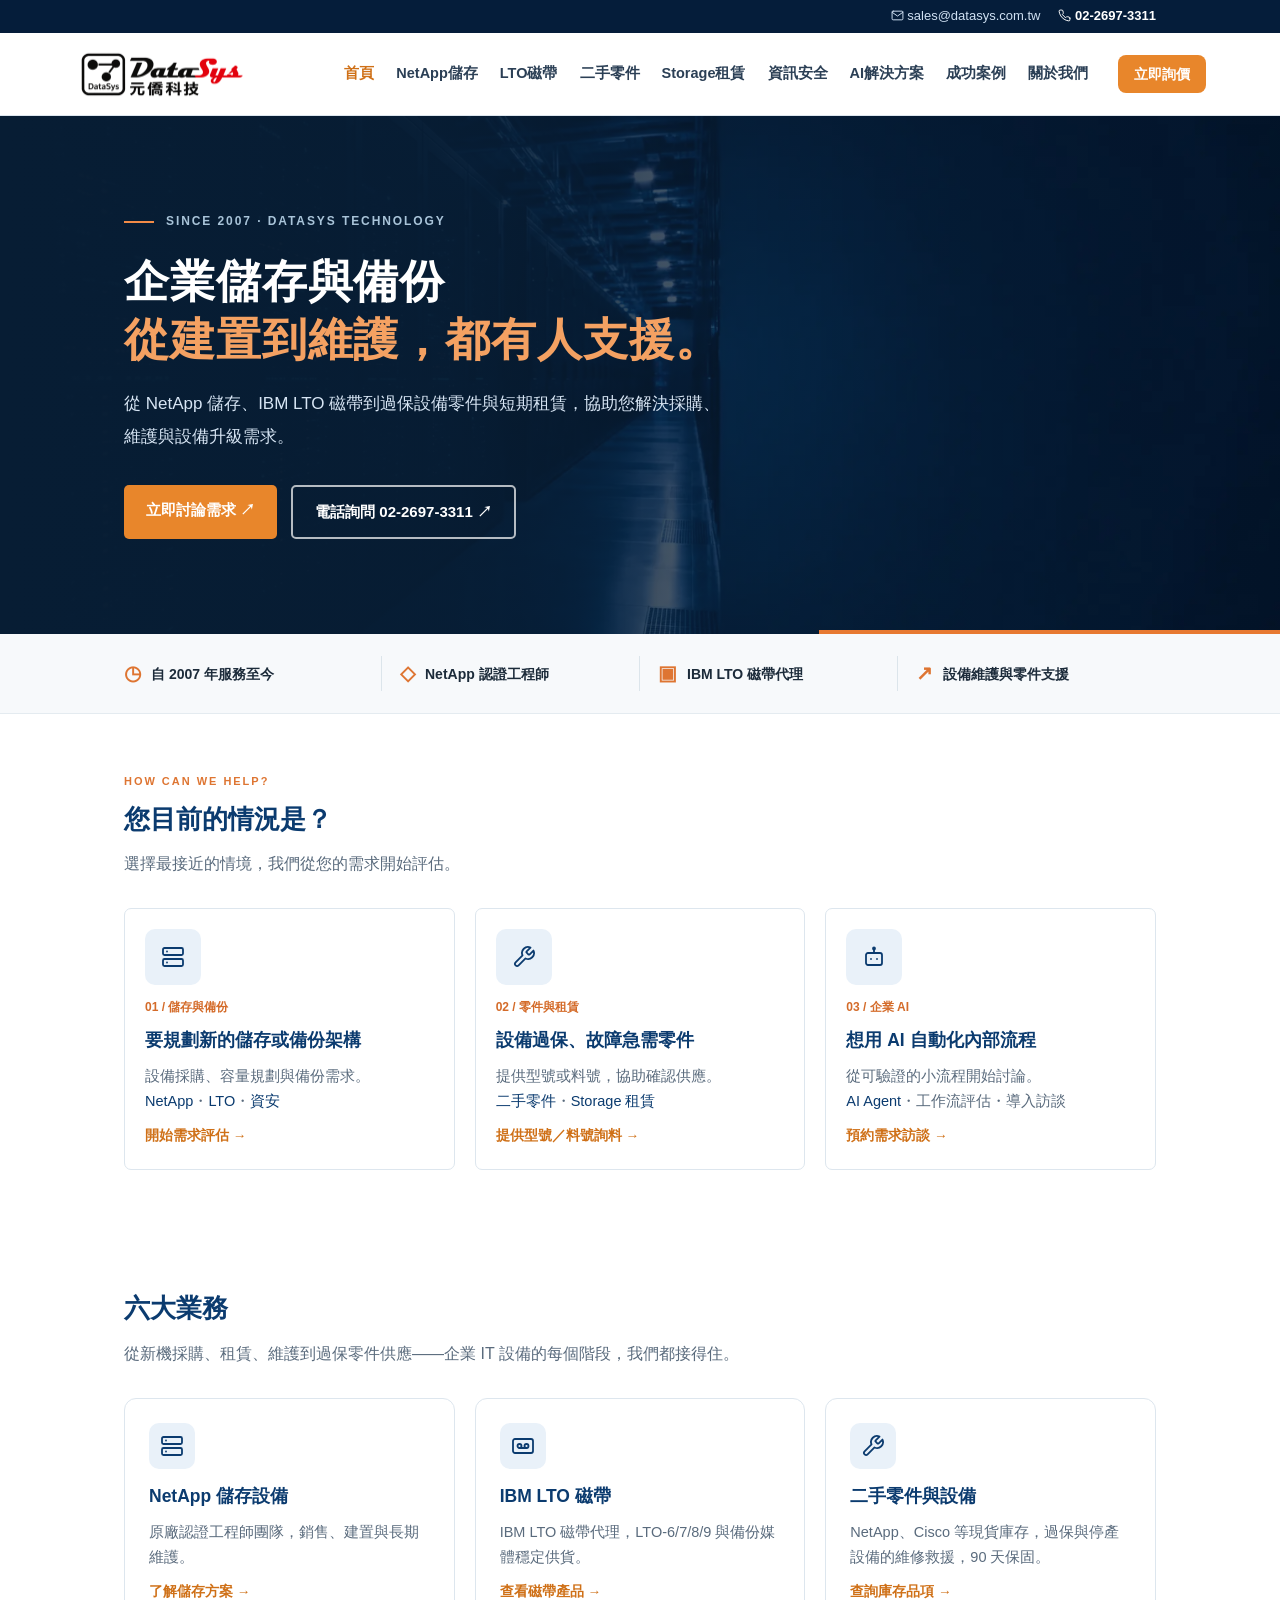
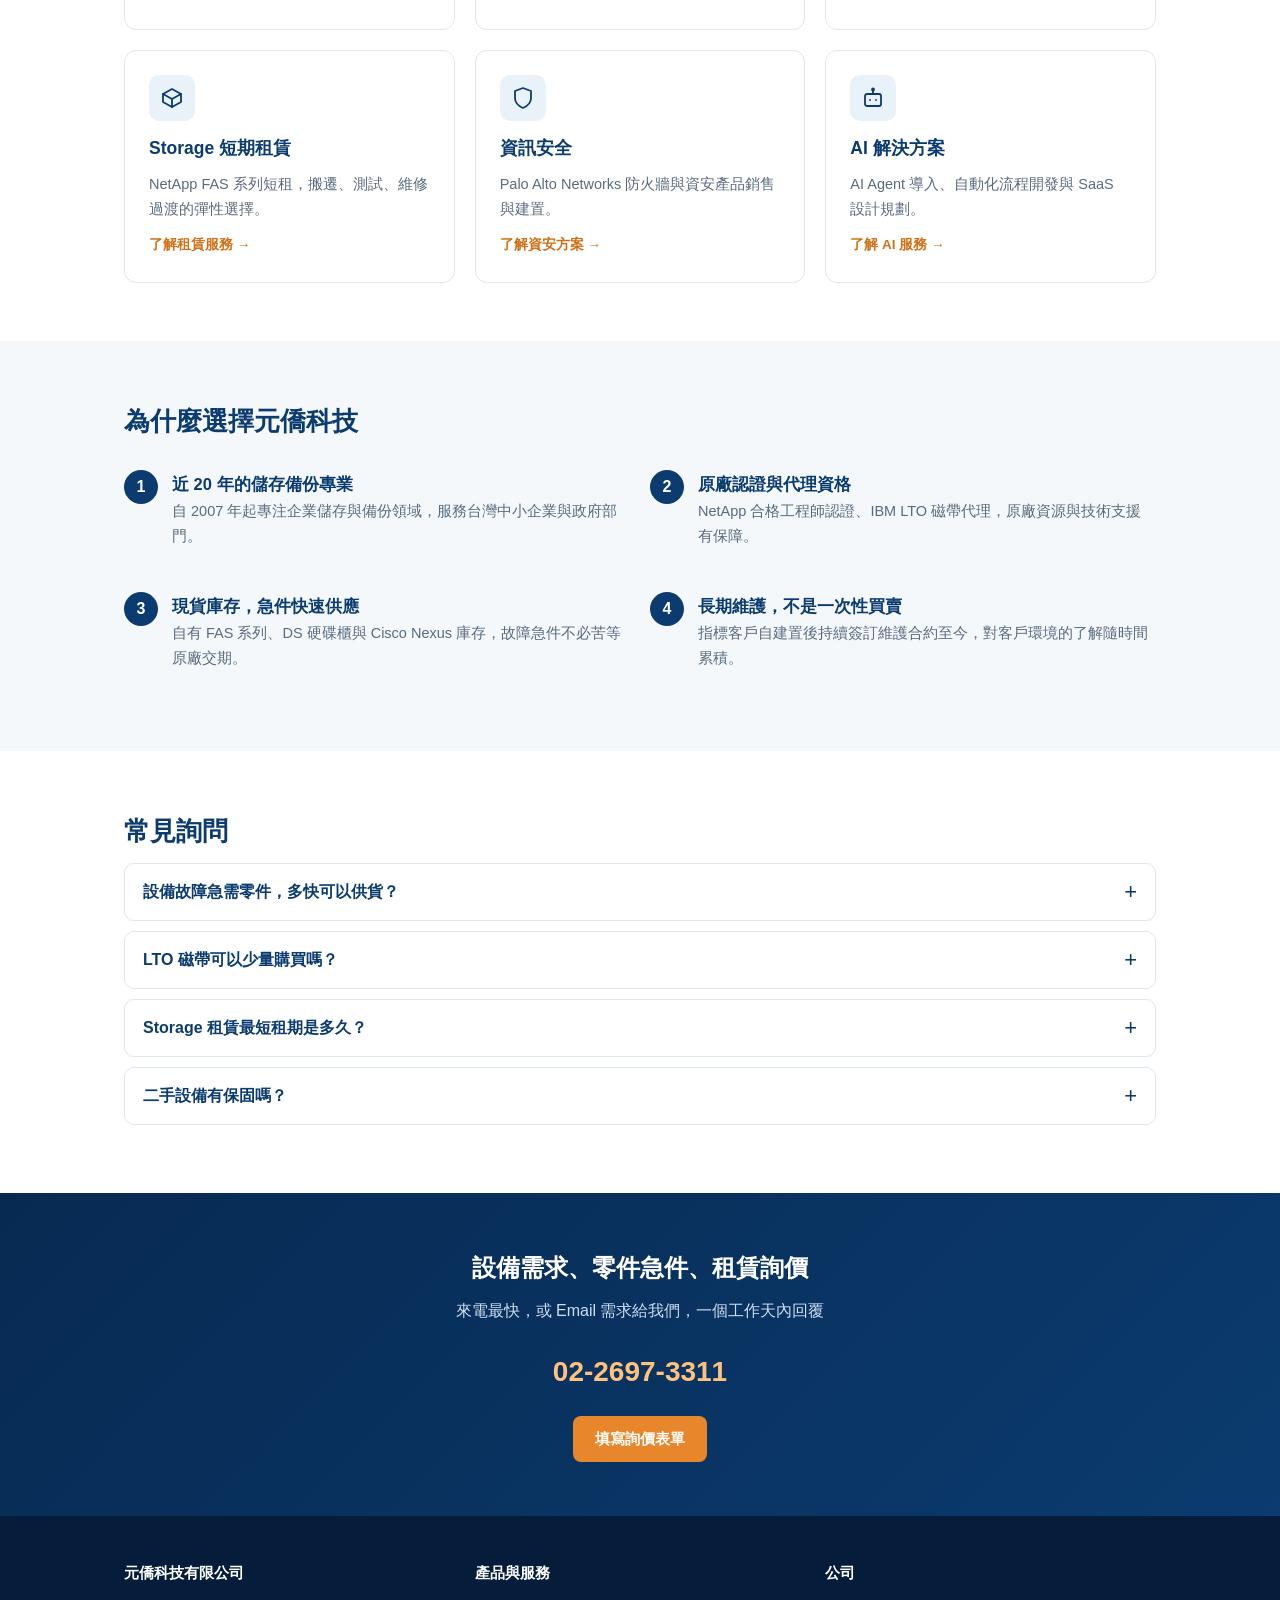
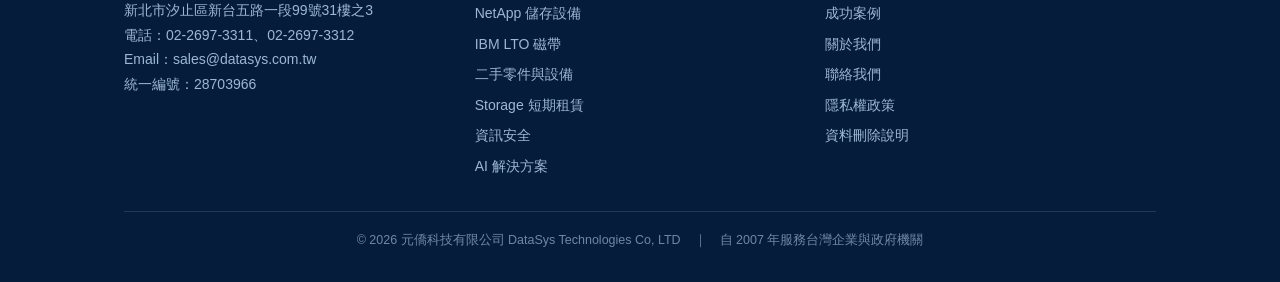
<file: site/index.html>
<!DOCTYPE html>
<html lang="zh-Hant">
<head>
<!-- Google tag (gtag.js) -->
<script async src="https://www.googletagmanager.com/gtag/js?id=G-SCW4XLP4TN"></script>
<script>
  window.dataLayer = window.dataLayer || [];
  function gtag(){dataLayer.push(arguments);}
  gtag('js', new Date());
  gtag('config', 'G-SCW4XLP4TN');
</script>
<!-- End Google tag -->
<meta charset="utf-8">
<meta name="viewport" content="width=device-width,initial-scale=1">
<title>元僑科技｜NetApp 儲存、IBM LTO 磁帶、二手伺服器零件與 Storage 租賃</title>
<meta name="description" content="元僑科技自 2007 年起提供 NetApp 儲存設備、IBM LTO 磁帶與 Palo Alto Networks 資安產品，並供應二手零件與 NetApp FAS 短期租賃。詢價專線 02-2697-3311。">
<link rel="preload" as="image" href="image/hero-home.webp?v=20261110" fetchpriority="high">
<link rel="stylesheet" href="style.css?v=20261110-home1">
<link rel="canonical" href="https://www.datasys.com.tw/">
<meta property="og:type" content="website">
<meta property="og:site_name" content="元僑科技 DataSys">
<meta property="og:locale" content="zh_TW">
<meta property="og:title" content="元僑科技｜NetApp 儲存、IBM LTO 磁帶、二手伺服器零件與 Storage 租賃">
<meta property="og:description" content="元僑科技自 2007 年起提供 NetApp 儲存設備、IBM LTO 磁帶與 Palo Alto Networks 資安產品，並供應二手零件與 NetApp FAS 短期租賃。詢價專線 02-2697-3311。">
<meta property="og:url" content="https://www.datasys.com.tw/">
<meta property="og:image" content="https://www.datasys.com.tw/image/og-image.jpg">
<meta name="twitter:card" content="summary_large_image">
<meta name="twitter:title" content="元僑科技｜NetApp 儲存、IBM LTO 磁帶、二手伺服器零件與 Storage 租賃">
<meta name="twitter:description" content="元僑科技自 2007 年起提供 NetApp 儲存設備、IBM LTO 磁帶與 Palo Alto Networks 資安產品，並供應二手零件與 NetApp FAS 短期租賃。詢價專線 02-2697-3311。">
<meta name="twitter:image" content="https://www.datasys.com.tw/image/og-image.jpg">
<link rel="icon" type="image/png" href="image/favicon-32.png">
<link rel="apple-touch-icon" href="image/apple-touch-icon.png">
<link rel="alternate icon" type="image/png" href="image/favicon-192.png">
<script type="application/ld+json" data-gen="inject_jsonld">
{"@context":"https://schema.org","@graph":[{"@type":"Organization","@id":"https://www.datasys.com.tw/#organization","name":"元僑科技有限公司","alternateName":["元僑科技","DataSys Technologies Co, LTD"],"url":"https://www.datasys.com.tw/","logo":"https://www.datasys.com.tw/image/datasys-logo.png","foundingDate":"2007","identifier":{"@type":"PropertyValue","name":"統一編號","value":"28703966"},"email":"sales@datasys.com.tw","telephone":"+886-2-2697-3311","address":{"@type":"PostalAddress","addressCountry":"TW","addressRegion":"新北市","addressLocality":"汐止區","streetAddress":"新台五路一段99號31樓之3"},"sameAs":["https://www.netapp.com/partners/partner-connect/datasys-technology-co-ltd"]},{"@type":"LocalBusiness","@id":"https://www.datasys.com.tw/#localbusiness","name":"元僑科技有限公司","url":"https://www.datasys.com.tw/","telephone":"+886-2-2697-3311","email":"sales@datasys.com.tw","address":{"@type":"PostalAddress","addressCountry":"TW","addressRegion":"新北市","addressLocality":"汐止區","streetAddress":"新台五路一段99號31樓之3"},"openingHoursSpecification":[{"@type":"OpeningHoursSpecification","dayOfWeek":["Monday","Tuesday","Wednesday","Thursday","Friday"],"opens":"09:00","closes":"18:00"}],"priceRange":"$$","image":"https://www.datasys.com.tw/image/og-image.jpg","parentOrganization":{"@id":"https://www.datasys.com.tw/#organization"}},{"@type":"WebSite","@id":"https://www.datasys.com.tw/#website","url":"https://www.datasys.com.tw/","name":"元僑科技","inLanguage":"zh-Hant","publisher":{"@id":"https://www.datasys.com.tw/#organization"}},{"@type":"FAQPage","mainEntity":[{"@type":"Question","name":"設備故障急需零件，多快可以供貨？","acceptedAnswer":{"@type":"Answer","text":"庫存與供貨時間依型號、數量與當期庫存而定。請來電提供設備型號或零件編號，我們會盡快回覆庫存與交期。"}},{"@type":"Question","name":"LTO 磁帶可以少量購買嗎？","acceptedAnswer":{"@type":"Answer","text":"最低訂購量依磁帶世代與當期供貨條件而定，請提供規格與數量，我們會協助確認。"}},{"@type":"Question","name":"Storage 租賃最短租期是多久？","acceptedAnswer":{"@type":"Answer","text":"最短租期 30 天，安裝設定費另計，詳見 租賃服務。"}},{"@type":"Question","name":"二手設備有保固嗎？","acceptedAnswer":{"@type":"Answer","text":"有。二手零件與設備自交貨日起算 90 天內故障免費更換。"}}]}]}
</script>
</head>
<body>
<header>
<div class="topbar"><div class="wrap"><span><svg class="i" viewBox="0 0 24 24" fill="none" stroke="currentColor" stroke-width="1.8" stroke-linecap="round" stroke-linejoin="round"><rect x="2" y="4" width="20" height="16" rx="2"/><path d="m22 6-10 7L2 6"/></svg> sales@datasys.com.tw</span><a href="tel:0226973311"><svg class="i" viewBox="0 0 24 24" fill="none" stroke="currentColor" stroke-width="1.8" stroke-linecap="round" stroke-linejoin="round"><path d="M22 16.9v3a2 2 0 0 1-2.2 2 19.8 19.8 0 0 1-8.6-3.1 19.5 19.5 0 0 1-6-6A19.8 19.8 0 0 1 2.1 4.2 2 2 0 0 1 4.1 2h3a2 2 0 0 1 2 1.7c.1 1 .4 2 .7 2.9a2 2 0 0 1-.5 2.1L8.1 9.9a16 16 0 0 0 6 6l1.2-1.2a2 2 0 0 1 2.1-.5c.9.3 1.9.6 2.9.7a2 2 0 0 1 1.7 2z"/></svg> 02-2697-3311</a></div></div>
<div class="navrow">
  <a class="logo" href="/" aria-label="元僑科技首頁"><img src="image/datasys-logo.png?v=20261110" alt="元僑科技 DataSys" width="130" height="43"></a>
  <nav><a href="/" class="on">首頁</a><a href="netapp.html" class="">NetApp儲存</a><a href="lto.html" class="">LTO磁帶</a><a href="parts.html" class="">二手零件</a><a href="rental.html" class="">Storage租賃</a><a href="security.html" class="">資訊安全</a><a href="ai.html" class="">AI解決方案</a><a href="cases.html" class="">成功案例</a><a href="about.html" class="">關於我們</a></nav>
  <button class="burger" aria-label="開啟選單" onclick="this.closest('header').querySelector('nav').classList.toggle('open')"><svg class="i" viewBox="0 0 24 24" fill="none" stroke="currentColor" stroke-width="1.8" stroke-linecap="round" stroke-linejoin="round"><path d="M4 6h16M4 12h16M4 18h16"/></svg></button>
  <a class="btn sm" href="contact.html">立即詢價</a>
</div>
</header>

<section class="hero hero-home"><div class="wrap">
<p class="kicker">SINCE 2007 · DATASYS TECHNOLOGY</p>
<h1>企業儲存與備份<br><span>從建置到維護，都有人支援。</span></h1>
<p class="lead">從 NetApp 儲存、IBM LTO 磁帶到過保設備零件與短期租賃，協助您解決採購、維護與設備升級需求。</p>
<div class="cta-row"><a class="btn" data-track-cta data-cta-location="hero" href="contact.html">立即討論需求 ↗</a><a class="btn ghost" data-cta-location="hero" href="tel:0226973311">電話詢問 02-2697-3311 ↗</a></div>
</div></section>

<section class="home-trust" aria-label="元僑科技服務特色"><div class="wrap home-trust-grid">
<div><span aria-hidden="true">◷</span>自 2007 年服務至今</div><div><span aria-hidden="true">◇</span>NetApp 認證工程師</div><div><span aria-hidden="true">▣</span>IBM LTO 磁帶代理</div><div><span aria-hidden="true">↗</span>設備維護與零件支援</div>
</div></section>

<section class="sec home-services"><div class="wrap"><p class="home-section-label">HOW CAN WE HELP?</p><h2>您目前的情況是？</h2><p class="sub">選擇最接近的情境，我們從您的需求開始評估。</p><div class="grid g3">
<article class="card"><div class="ico ico-lg"><svg class="i" viewBox="0 0 24 24" fill="none" stroke="currentColor" stroke-width="1.8" stroke-linecap="round" stroke-linejoin="round"><rect x="2" y="3" width="20" height="7" rx="1.5"/><rect x="2" y="14" width="20" height="7" rx="1.5"/><path d="M6 6.5h.01M6 17.5h.01"/></svg></div><p class="home-card-label">01 / 儲存與備份</p><h3>要規劃新的儲存或備份架構</h3><p>設備採購、容量規劃與備份需求。</p><p><a href="netapp.html">NetApp</a>・<a href="lto.html">LTO</a>・<a href="security.html">資安</a></p><a class="more" href="contact.html?service=netapp" data-track-cta data-service="netapp">開始需求評估 →</a></article>
<article class="card"><div class="ico ico-lg"><svg class="i" viewBox="0 0 24 24" fill="none" stroke="currentColor" stroke-width="1.8" stroke-linecap="round" stroke-linejoin="round"><path d="M14.7 6.3a1 1 0 0 0 0 1.4l1.6 1.6a1 1 0 0 0 1.4 0l3.77-3.77a6 6 0 0 1-7.94 7.94l-6.91 6.91a2.12 2.12 0 0 1-3-3l6.91-6.91a6 6 0 0 1 7.94-7.94l-3.76 3.76z"/></svg></div><p class="home-card-label">02 / 零件與租賃</p><h3>設備過保、故障急需零件</h3><p>提供型號或料號，協助確認供應。</p><p><a href="parts.html">二手零件</a>・<a href="rental.html">Storage 租賃</a></p><a class="more" href="contact.html?service=parts" data-track-cta data-service="parts">提供型號／料號詢料 →</a></article>
<article class="card"><div class="ico ico-lg"><svg class="i" viewBox="0 0 24 24" fill="none" stroke="currentColor" stroke-width="1.8" stroke-linecap="round" stroke-linejoin="round"><rect x="4" y="8" width="16" height="12" rx="2"/><path d="M12 8V4.5"/><circle cx="12" cy="3.5" r="1"/><path d="M9 14h.01M15 14h.01"/></svg></div><p class="home-card-label">03 / 企業 AI</p><h3>想用 AI 自動化內部流程</h3><p>從可驗證的小流程開始討論。</p><p><a href="ai.html">AI Agent</a>・工作流評估・導入訪談</p><a class="more" href="contact.html?service=ai" data-track-cta data-service="ai">預約需求訪談 →</a></article>
</div></div></section>

<section class="sec"><div class="wrap">
<h2>六大業務</h2><p class="sub">從新機採購、租賃、維護到過保零件供應——企業 IT 設備的每個階段，我們都接得住。</p>
<div class="grid g3">
<a class="card" href="netapp.html"><div class="ico"><svg class="i" viewBox="0 0 24 24" fill="none" stroke="currentColor" stroke-width="1.8" stroke-linecap="round" stroke-linejoin="round"><rect x="2" y="3" width="20" height="7" rx="1.5"/><rect x="2" y="14" width="20" height="7" rx="1.5"/><path d="M6 6.5h.01M6 17.5h.01"/></svg></div><h3>NetApp 儲存設備</h3><p>原廠認證工程師團隊，銷售、建置與長期維護。</p><span class="more">了解儲存方案 →</span></a>
<a class="card" href="lto.html"><div class="ico"><svg class="i" viewBox="0 0 24 24" fill="none" stroke="currentColor" stroke-width="1.8" stroke-linecap="round" stroke-linejoin="round"><rect x="2" y="5" width="20" height="14" rx="2"/><circle cx="8.5" cy="12" r="2"/><circle cx="15.5" cy="12" r="2"/><path d="M8.5 14h7"/></svg></div><h3>IBM LTO 磁帶</h3><p>IBM LTO 磁帶代理，LTO-6/7/8/9 與備份媒體穩定供貨。</p><span class="more">查看磁帶產品 →</span></a>
<a class="card" href="parts.html"><div class="ico"><svg class="i" viewBox="0 0 24 24" fill="none" stroke="currentColor" stroke-width="1.8" stroke-linecap="round" stroke-linejoin="round"><path d="M14.7 6.3a1 1 0 0 0 0 1.4l1.6 1.6a1 1 0 0 0 1.4 0l3.77-3.77a6 6 0 0 1-7.94 7.94l-6.91 6.91a2.12 2.12 0 0 1-3-3l6.91-6.91a6 6 0 0 1 7.94-7.94l-3.76 3.76z"/></svg></div><h3>二手零件與設備</h3><p>NetApp、Cisco 等現貨庫存，過保與停產設備的維修救援，90 天保固。</p><span class="more">查詢庫存品項 →</span></a>
<a class="card" href="rental.html"><div class="ico"><svg class="i" viewBox="0 0 24 24" fill="none" stroke="currentColor" stroke-width="1.8" stroke-linecap="round" stroke-linejoin="round"><path d="m21 8-9-5-9 5v8l9 5 9-5V8z"/><path d="m3 8 9 5 9-5"/><path d="M12 13v8"/></svg></div><h3>Storage 短期租賃</h3><p>NetApp FAS 系列短租，搬遷、測試、維修過渡的彈性選擇。</p><span class="more">了解租賃服務 →</span></a>
<a class="card" href="security.html"><div class="ico"><svg class="i" viewBox="0 0 24 24" fill="none" stroke="currentColor" stroke-width="1.8" stroke-linecap="round" stroke-linejoin="round"><path d="M12 22s8-3 8-10V5l-8-3-8 3v7c0 7 8 10 8 10z"/></svg></div><h3>資訊安全</h3><p>Palo Alto Networks 防火牆與資安產品銷售與建置。</p><span class="more">了解資安方案 →</span></a>
<a class="card" href="ai.html"><div class="ico"><svg class="i" viewBox="0 0 24 24" fill="none" stroke="currentColor" stroke-width="1.8" stroke-linecap="round" stroke-linejoin="round"><rect x="4" y="8" width="16" height="12" rx="2"/><path d="M12 8V4.5"/><circle cx="12" cy="3.5" r="1"/><path d="M9 14h.01M15 14h.01"/></svg></div><h3>AI 解決方案</h3><p>AI Agent 導入、自動化流程開發與 SaaS 設計規劃。</p><span class="more">了解 AI 服務 →</span></a>
</div></div></section>

<section class="sec soft"><div class="wrap">
<h2>為什麼選擇元僑科技</h2>
<div class="grid g2" style="margin-top:26px">
<div class="feat"><div class="n">1</div><div><h3>近 20 年的儲存備份專業</h3><p>自 2007 年起專注企業儲存與備份領域，服務台灣中小企業與政府部門。</p></div></div>
<div class="feat"><div class="n">2</div><div><h3>原廠認證與代理資格</h3><p>NetApp 合格工程師認證、IBM LTO 磁帶代理，原廠資源與技術支援有保障。</p></div></div>
<div class="feat"><div class="n">3</div><div><h3>現貨庫存，急件快速供應</h3><p>自有 FAS 系列、DS 硬碟櫃與 Cisco Nexus 庫存，故障急件不必苦等原廠交期。</p></div></div>
<div class="feat"><div class="n">4</div><div><h3>長期維護，不是一次性買賣</h3><p>指標客戶自建置後持續簽訂維護合約至今，對客戶環境的了解隨時間累積。</p></div></div>
</div>
</div></div></section>

<section class="sec"><div class="wrap">
<h2>常見詢問</h2>
<details class="faq"><summary>設備故障急需零件，多快可以供貨？</summary><p>庫存與供貨時間依型號、數量與當期庫存而定。請來電提供設備型號或零件編號，我們會盡快回覆庫存與交期。</p></details>
<details class="faq"><summary>LTO 磁帶可以少量購買嗎？</summary><p>最低訂購量依磁帶世代與當期供貨條件而定，請提供規格與數量，我們會協助確認。</p></details>
<details class="faq"><summary>Storage 租賃最短租期是多久？</summary><p>最短租期 30 天，安裝設定費另計，詳見 <a href="rental.html">租賃服務</a>。</p></details>
<details class="faq"><summary>二手設備有保固嗎？</summary><p>有。二手零件與設備自交貨日起算 90 天內故障免費更換。</p></details>
</div></section>
<section class="cta-band"><div class="wrap">
<h2>設備需求、零件急件、租賃詢價</h2>
<p>來電最快，或 Email 需求給我們，一個工作天內回覆</p>
<a class="phone" href="tel:0226973311">02-2697-3311</a>
<a class="btn" href="contact.html">填寫詢價表單</a>
</div></section>
<footer><div class="wrap"><div class="grid g3">
<div><h4>元僑科技有限公司</h4>
<p>新北市汐止區新台五路一段99號31樓之3<br>電話：02-2697-3311、02-2697-3312<br>Email：sales@datasys.com.tw<br>統一編號：28703966</p></div>
<div><h4>產品與服務</h4><a href="netapp.html">NetApp 儲存設備</a><a href="lto.html">IBM LTO 磁帶</a><a href="parts.html">二手零件與設備</a><a href="rental.html">Storage 短期租賃</a><a href="security.html">資訊安全</a><a href="ai.html">AI 解決方案</a></div>
<div><h4>公司</h4><a href="cases.html">成功案例</a><a href="about.html">關於我們</a><a href="contact.html">聯絡我們</a></div>
</div><div class="copy">© 2026 元僑科技有限公司 DataSys Technologies Co, LTD　｜　自 2007 年服務台灣企業與政府機關</div></div></footer>
<script src="site-common.js?v=20261018.2" defer></script><script src="inquiry-form.js?v=20261110" defer></script>
</body>
</html>
</file>
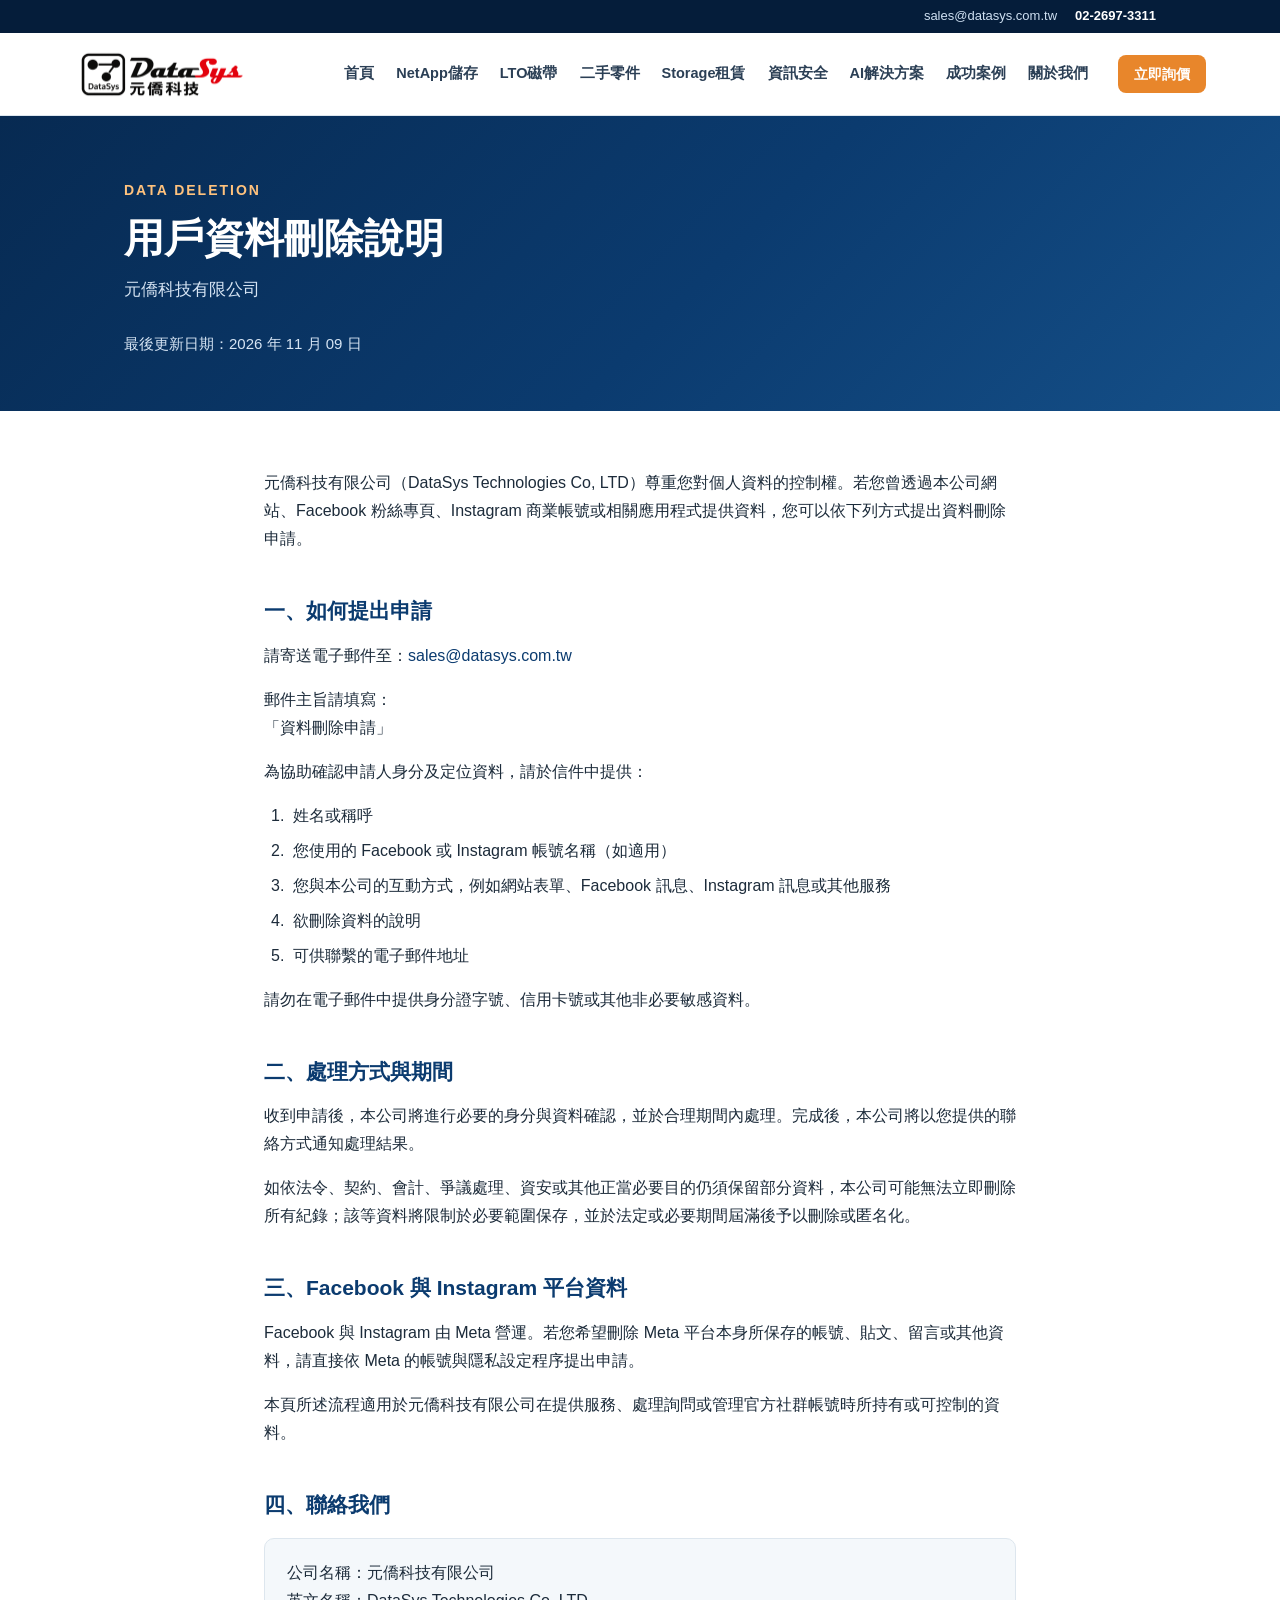
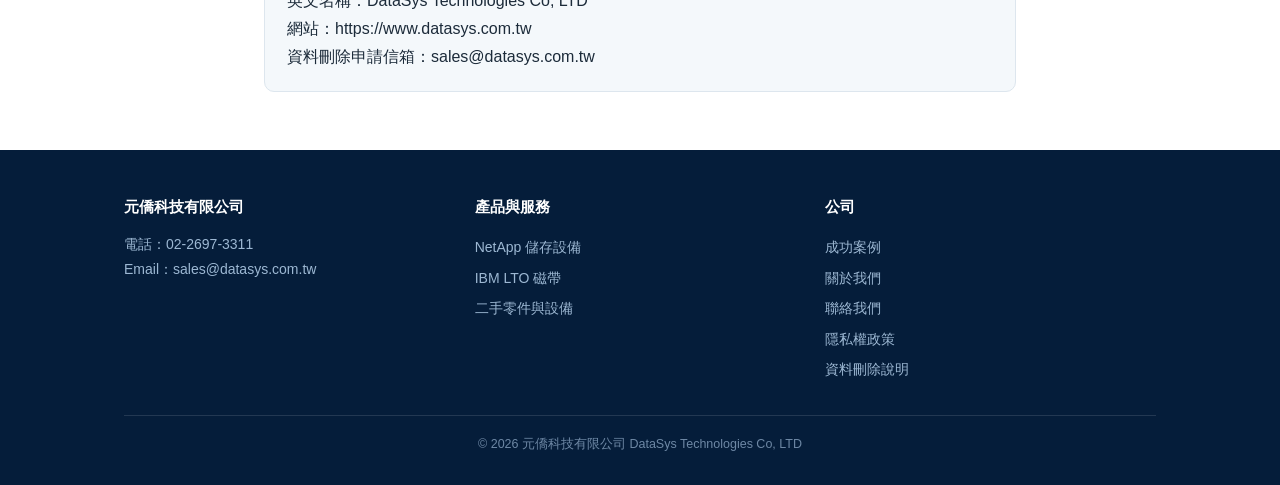
<file: site/data-deletion/index.html>
<!DOCTYPE html>
<html lang="zh-Hant">
<head>
<!-- Google tag (gtag.js) -->
<script async src="https://www.googletagmanager.com/gtag/js?id=G-SCW4XLP4TN"></script>
<script>
  window.dataLayer = window.dataLayer || [];
  function gtag(){dataLayer.push(arguments);}
  gtag('js', new Date());
  gtag('config', 'G-SCW4XLP4TN');
</script>
<!-- End Google tag -->
<meta charset="utf-8">
<meta name="viewport" content="width=device-width,initial-scale=1">
<title>用戶資料刪除說明｜元僑科技有限公司</title>
<meta name="description" content="元僑科技有限公司的用戶資料刪除申請方式、處理流程與 Facebook、Instagram 平台資料說明。">
<link rel="stylesheet" href="../style.css?v=20261110">
<link rel="canonical" href="https://www.datasys.com.tw/data-deletion">
<meta property="og:type" content="website">
<meta property="og:site_name" content="元僑科技 DataSys">
<meta property="og:locale" content="zh_TW">
<meta property="og:title" content="用戶資料刪除說明｜元僑科技有限公司">
<meta property="og:description" content="元僑科技有限公司的用戶資料刪除申請方式、處理流程與 Facebook、Instagram 平台資料說明。">
<meta property="og:url" content="https://www.datasys.com.tw/data-deletion">
<meta property="og:image" content="https://www.datasys.com.tw/image/og-image.jpg">
<meta name="twitter:card" content="summary_large_image">
<meta name="twitter:title" content="用戶資料刪除說明｜元僑科技有限公司">
<meta name="twitter:description" content="元僑科技有限公司的用戶資料刪除申請方式、處理流程與 Facebook、Instagram 平台資料說明。">
<meta name="twitter:image" content="https://www.datasys.com.tw/image/og-image.jpg">
<link rel="icon" type="image/png" href="../image/favicon-32.png">
<link rel="apple-touch-icon" href="../image/apple-touch-icon.png">
<link rel="alternate icon" type="image/png" href="../image/favicon-192.png">
<script type="application/ld+json" data-gen="inject_jsonld">
{"@context":"https://schema.org","@graph":[{"@type":"Organization","@id":"https://www.datasys.com.tw/#organization","name":"元僑科技有限公司","alternateName":["元僑科技","DataSys Technologies Co, LTD"],"url":"https://www.datasys.com.tw/","logo":"https://www.datasys.com.tw/image/datasys-logo.png","foundingDate":"2007","identifier":{"@type":"PropertyValue","name":"統一編號","value":"28703966"},"email":"sales@datasys.com.tw","telephone":"+886-2-2697-3311","address":{"@type":"PostalAddress","addressCountry":"TW","addressRegion":"新北市","addressLocality":"汐止區","streetAddress":"新台五路一段99號31樓之3"},"sameAs":["https://www.netapp.com/partners/partner-connect/datasys-technology-co-ltd"]},{"@type":"LocalBusiness","@id":"https://www.datasys.com.tw/#localbusiness","name":"元僑科技有限公司","url":"https://www.datasys.com.tw/","telephone":"+886-2-2697-3311","email":"sales@datasys.com.tw","address":{"@type":"PostalAddress","addressCountry":"TW","addressRegion":"新北市","addressLocality":"汐止區","streetAddress":"新台五路一段99號31樓之3"}},{"@type":"WebSite","@id":"https://www.datasys.com.tw/#website","url":"https://www.datasys.com.tw/","name":"元僑科技","inLanguage":"zh-Hant","publisher":{"@id":"https://www.datasys.com.tw/#organization"}},{"@type":"BreadcrumbList","itemListElement":[{"@type":"ListItem","position":1,"name":"首頁","item":"https://www.datasys.com.tw/"},{"@type":"ListItem","position":2,"name":"用戶資料刪除說明","item":"https://www.datasys.com.tw/data-deletion"}]}]}
</script>
</head>
<body>
<header>
<div class="topbar"><div class="wrap"><span>sales@datasys.com.tw</span><a href="tel:0226973311">02-2697-3311</a></div></div>
<div class="navrow">
  <a class="logo" href="/" aria-label="元僑科技首頁"><img src="../image/datasys-logo.png?v=20261110 alt="元僑科技 DataSys" width="130"></a>
  <nav><a href="/">首頁</a><a href="/netapp.html">NetApp儲存</a><a href="/lto.html">LTO磁帶</a><a href="/parts.html">二手零件</a><a href="/rental.html">Storage租賃</a><a href="/security.html">資訊安全</a><a href="/ai.html">AI解決方案</a><a href="/cases.html">成功案例</a><a href="/about.html">關於我們</a></nav>
  <button class="burger" aria-label="開啟選單"><svg class="i" viewBox="0 0 24 24" fill="none" stroke="currentColor" stroke-width="1.8" stroke-linecap="round"><path d="M4 6h16M4 12h16M4 18h16"/></svg></button>
  <a class="btn sm" href="/contact.html">立即詢價</a>
</div>
</header>
<main>
<section class="hero legal-hero"><div class="wrap"><p class="kicker">DATA DELETION</p><h1>用戶資料刪除說明</h1><p class="lead">元僑科技有限公司</p><p class="legal-updated">最後更新日期：2026 年 11 月 09 日</p></div></section>
<section class="sec"><div class="wrap legal-content">
<p>元僑科技有限公司（DataSys Technologies Co, LTD）尊重您對個人資料的控制權。若您曾透過本公司網站、Facebook 粉絲專頁、Instagram 商業帳號或相關應用程式提供資料，您可以依下列方式提出資料刪除申請。</p>
<h2>一、如何提出申請</h2><p>請寄送電子郵件至：<a href="mailto:sales@datasys.com.tw">sales@datasys.com.tw</a></p><p>郵件主旨請填寫：<br>「資料刪除申請」</p><p>為協助確認申請人身分及定位資料，請於信件中提供：</p><ol><li>姓名或稱呼</li><li>您使用的 Facebook 或 Instagram 帳號名稱（如適用）</li><li>您與本公司的互動方式，例如網站表單、Facebook 訊息、Instagram 訊息或其他服務</li><li>欲刪除資料的說明</li><li>可供聯繫的電子郵件地址</li></ol><p>請勿在電子郵件中提供身分證字號、信用卡號或其他非必要敏感資料。</p>
<h2>二、處理方式與期間</h2><p>收到申請後，本公司將進行必要的身分與資料確認，並於合理期間內處理。完成後，本公司將以您提供的聯絡方式通知處理結果。</p><p>如依法令、契約、會計、爭議處理、資安或其他正當必要目的仍須保留部分資料，本公司可能無法立即刪除所有紀錄；該等資料將限制於必要範圍保存，並於法定或必要期間屆滿後予以刪除或匿名化。</p>
<h2>三、Facebook 與 Instagram 平台資料</h2><p>Facebook 與 Instagram 由 Meta 營運。若您希望刪除 Meta 平台本身所保存的帳號、貼文、留言或其他資料，請直接依 Meta 的帳號與隱私設定程序提出申請。</p><p>本頁所述流程適用於元僑科技有限公司在提供服務、處理詢問或管理官方社群帳號時所持有或可控制的資料。</p>
<h2>四、聯絡我們</h2><div class="legal-contact"><p>公司名稱：元僑科技有限公司<br>英文名稱：DataSys Technologies Co, LTD<br>網站：https://www.datasys.com.tw<br>資料刪除申請信箱：sales@datasys.com.tw</p></div>
</div></section>
</main>
<footer><div class="wrap"><div class="grid g3"><div><h4>元僑科技有限公司</h4><p>電話：02-2697-3311<br>Email：sales@datasys.com.tw</p></div><div><h4>產品與服務</h4><a href="/netapp.html">NetApp 儲存設備</a><a href="/lto.html">IBM LTO 磁帶</a><a href="/parts.html">二手零件與設備</a></div><div><h4>公司</h4><a href="/cases.html">成功案例</a><a href="/about.html">關於我們</a><a href="/contact.html">聯絡我們</a><a href="/privacy-policy">隱私權政策</a><a href="/data-deletion">資料刪除說明</a></div></div><div class="copy">© 2026 元僑科技有限公司 DataSys Technologies Co, LTD</div></div></footer>
<script src="../site-common.js?v=20261018.2" defer></script>
</body>
</html>
</file>
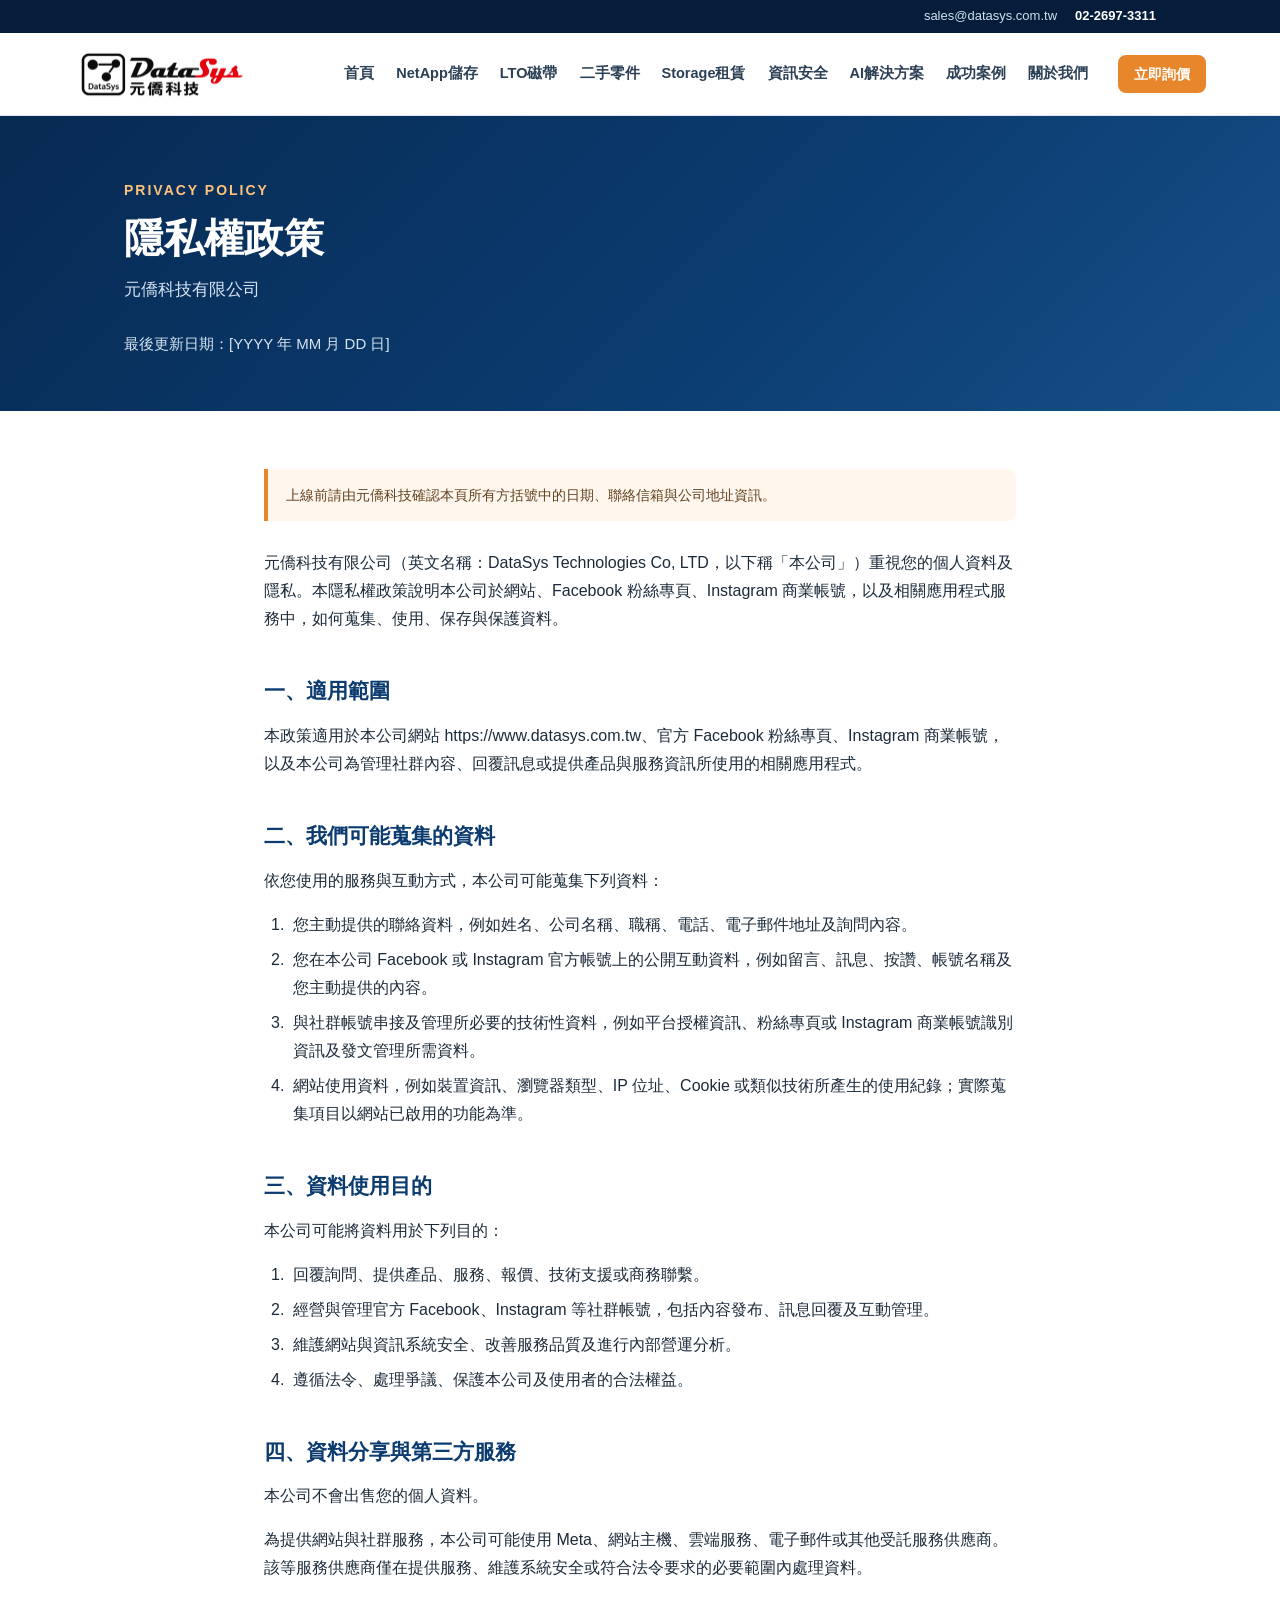
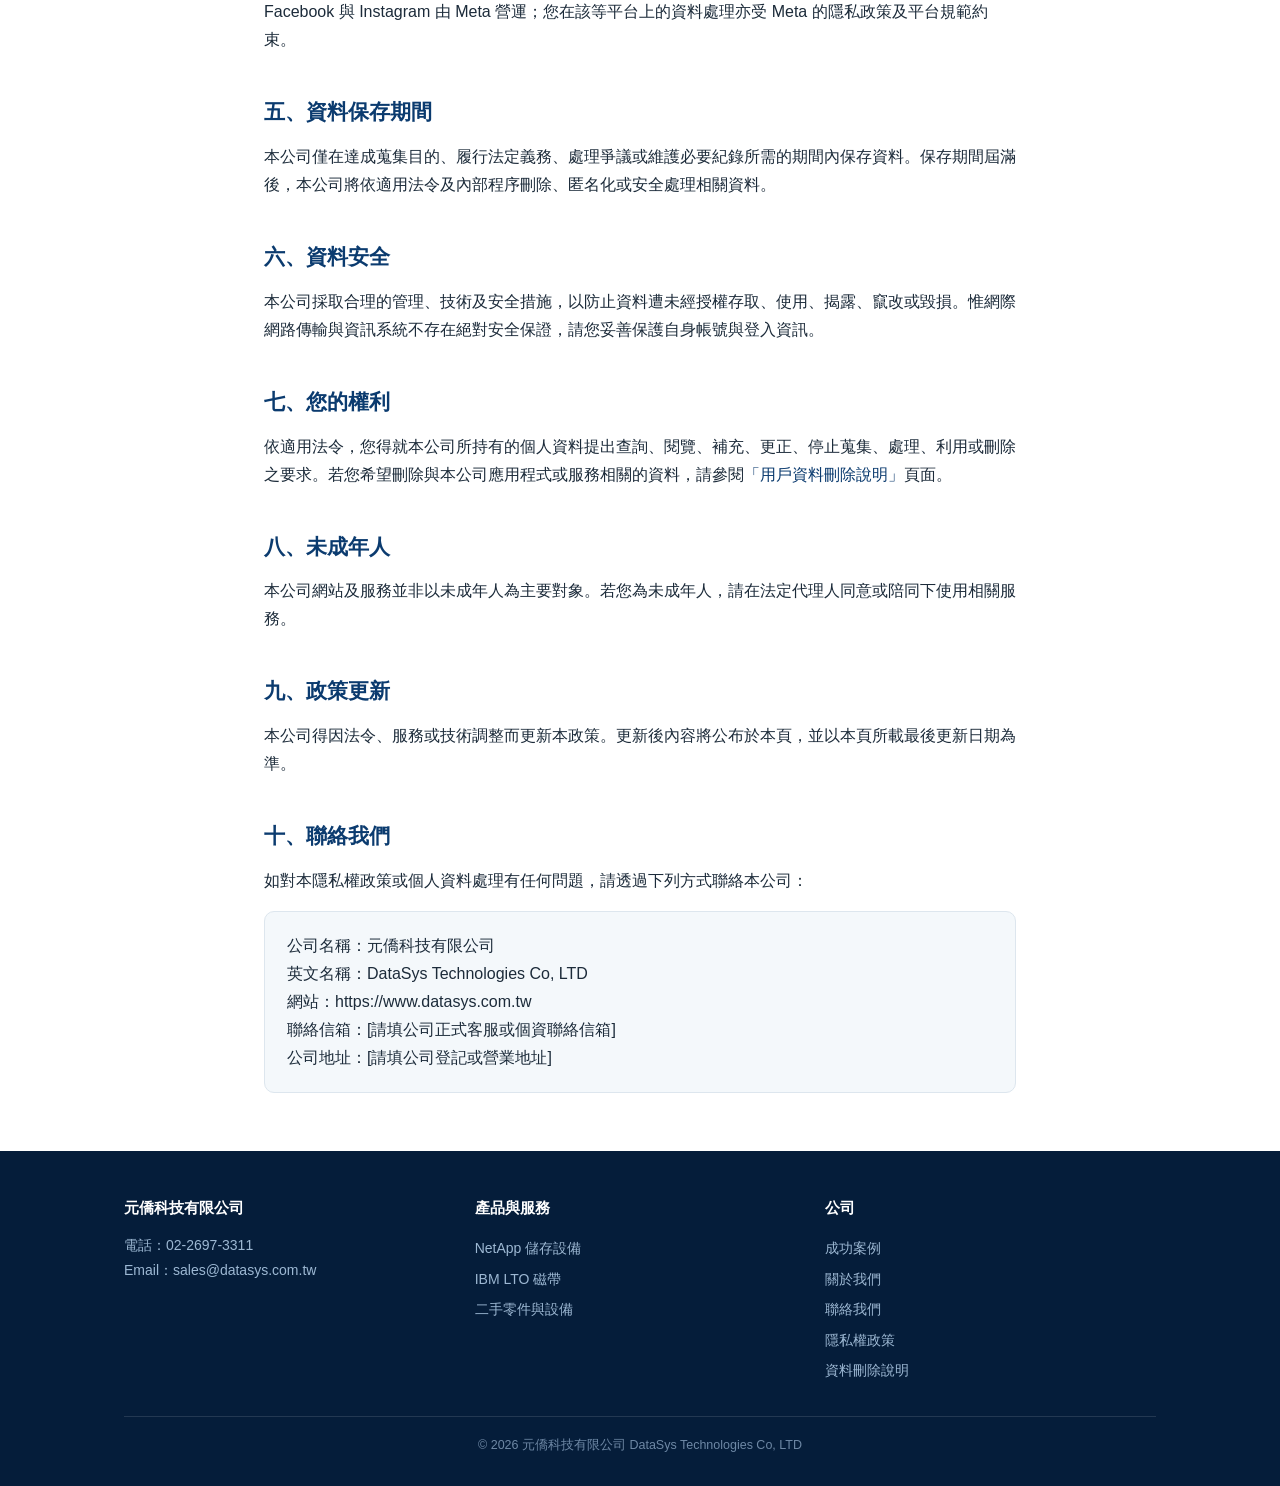
<file: site/privacy-policy/index.html>
<!DOCTYPE html>
<html lang="zh-Hant">
<head>
<!-- Google tag (gtag.js) -->
<script async src="https://www.googletagmanager.com/gtag/js?id=G-SCW4XLP4TN"></script>
<script>
  window.dataLayer = window.dataLayer || [];
  function gtag(){dataLayer.push(arguments);}
  gtag('js', new Date());
  gtag('config', 'G-SCW4XLP4TN');
</script>
<!-- End Google tag -->
<meta charset="utf-8">
<meta name="viewport" content="width=device-width,initial-scale=1">
<title>隱私權政策｜元僑科技有限公司</title>
<meta name="description" content="了解元僑科技有限公司如何蒐集、使用、保存與保護網站、Facebook、Instagram 及相關應用程式服務中的個人資料。">
<link rel="stylesheet" href="../style.css?v=20261110">
<link rel="canonical" href="https://www.datasys.com.tw/privacy-policy">
<meta property="og:type" content="website">
<meta property="og:site_name" content="元僑科技 DataSys">
<meta property="og:locale" content="zh_TW">
<meta property="og:title" content="隱私權政策｜元僑科技有限公司">
<meta property="og:description" content="了解元僑科技有限公司如何蒐集、使用、保存與保護網站、Facebook、Instagram 及相關應用程式服務中的個人資料。">
<meta property="og:url" content="https://www.datasys.com.tw/privacy-policy">
<meta property="og:image" content="https://www.datasys.com.tw/image/og-image.jpg">
<meta name="twitter:card" content="summary_large_image">
<meta name="twitter:title" content="隱私權政策｜元僑科技有限公司">
<meta name="twitter:description" content="了解元僑科技有限公司如何蒐集、使用、保存與保護網站、Facebook、Instagram 及相關應用程式服務中的個人資料。">
<meta name="twitter:image" content="https://www.datasys.com.tw/image/og-image.jpg">
<link rel="icon" type="image/png" href="../image/favicon-32.png">
<link rel="apple-touch-icon" href="../image/apple-touch-icon.png">
<link rel="alternate icon" type="image/png" href="../image/favicon-192.png">
<script type="application/ld+json" data-gen="inject_jsonld">
{"@context":"https://schema.org","@graph":[{"@type":"Organization","@id":"https://www.datasys.com.tw/#organization","name":"元僑科技有限公司","alternateName":["元僑科技","DataSys Technologies Co, LTD"],"url":"https://www.datasys.com.tw/","logo":"https://www.datasys.com.tw/image/datasys-logo.png","foundingDate":"2007","identifier":{"@type":"PropertyValue","name":"統一編號","value":"28703966"},"email":"sales@datasys.com.tw","telephone":"+886-2-2697-3311","address":{"@type":"PostalAddress","addressCountry":"TW","addressRegion":"新北市","addressLocality":"汐止區","streetAddress":"新台五路一段99號31樓之3"},"sameAs":["https://www.netapp.com/partners/partner-connect/datasys-technology-co-ltd"]},{"@type":"LocalBusiness","@id":"https://www.datasys.com.tw/#localbusiness","name":"元僑科技有限公司","url":"https://www.datasys.com.tw/","telephone":"+886-2-2697-3311","email":"sales@datasys.com.tw","address":{"@type":"PostalAddress","addressCountry":"TW","addressRegion":"新北市","addressLocality":"汐止區","streetAddress":"新台五路一段99號31樓之3"}},{"@type":"WebSite","@id":"https://www.datasys.com.tw/#website","url":"https://www.datasys.com.tw/","name":"元僑科技","inLanguage":"zh-Hant","publisher":{"@id":"https://www.datasys.com.tw/#organization"}},{"@type":"BreadcrumbList","itemListElement":[{"@type":"ListItem","position":1,"name":"首頁","item":"https://www.datasys.com.tw/"},{"@type":"ListItem","position":2,"name":"隱私權政策","item":"https://www.datasys.com.tw/privacy-policy"}]}]}
</script>
</head>
<body>
<header>
<div class="topbar"><div class="wrap"><span>sales@datasys.com.tw</span><a href="tel:0226973311">02-2697-3311</a></div></div>
<div class="navrow">
  <a class="logo" href="/" aria-label="元僑科技首頁"><img src="../image/datasys-logo.png?v=20261110 alt="元僑科技 DataSys" width="130"></a>
  <nav><a href="/">首頁</a><a href="/netapp.html">NetApp儲存</a><a href="/lto.html">LTO磁帶</a><a href="/parts.html">二手零件</a><a href="/rental.html">Storage租賃</a><a href="/security.html">資訊安全</a><a href="/ai.html">AI解決方案</a><a href="/cases.html">成功案例</a><a href="/about.html">關於我們</a></nav>
  <button class="burger" aria-label="開啟選單"><svg class="i" viewBox="0 0 24 24" fill="none" stroke="currentColor" stroke-width="1.8" stroke-linecap="round"><path d="M4 6h16M4 12h16M4 18h16"/></svg></button>
  <a class="btn sm" href="/contact.html">立即詢價</a>
</div>
</header>
<main>
<section class="hero legal-hero"><div class="wrap"><p class="kicker">PRIVACY POLICY</p><h1>隱私權政策</h1><p class="lead">元僑科技有限公司</p><p class="legal-updated">最後更新日期：[YYYY 年 MM 月 DD 日]</p></div></section>
<section class="sec"><div class="wrap legal-content">
<p class="legal-note">上線前請由元僑科技確認本頁所有方括號中的日期、聯絡信箱與公司地址資訊。</p>
<p>元僑科技有限公司（英文名稱：DataSys Technologies Co, LTD，以下稱「本公司」）重視您的個人資料及隱私。本隱私權政策說明本公司於網站、Facebook 粉絲專頁、Instagram 商業帳號，以及相關應用程式服務中，如何蒐集、使用、保存與保護資料。</p>
<h2>一、適用範圍</h2><p>本政策適用於本公司網站 https://www.datasys.com.tw、官方 Facebook 粉絲專頁、Instagram 商業帳號，以及本公司為管理社群內容、回覆訊息或提供產品與服務資訊所使用的相關應用程式。</p>
<h2>二、我們可能蒐集的資料</h2><p>依您使用的服務與互動方式，本公司可能蒐集下列資料：</p><ol><li>您主動提供的聯絡資料，例如姓名、公司名稱、職稱、電話、電子郵件地址及詢問內容。</li><li>您在本公司 Facebook 或 Instagram 官方帳號上的公開互動資料，例如留言、訊息、按讚、帳號名稱及您主動提供的內容。</li><li>與社群帳號串接及管理所必要的技術性資料，例如平台授權資訊、粉絲專頁或 Instagram 商業帳號識別資訊及發文管理所需資料。</li><li>網站使用資料，例如裝置資訊、瀏覽器類型、IP 位址、Cookie 或類似技術所產生的使用紀錄；實際蒐集項目以網站已啟用的功能為準。</li></ol>
<h2>三、資料使用目的</h2><p>本公司可能將資料用於下列目的：</p><ol><li>回覆詢問、提供產品、服務、報價、技術支援或商務聯繫。</li><li>經營與管理官方 Facebook、Instagram 等社群帳號，包括內容發布、訊息回覆及互動管理。</li><li>維護網站與資訊系統安全、改善服務品質及進行內部營運分析。</li><li>遵循法令、處理爭議、保護本公司及使用者的合法權益。</li></ol>
<h2>四、資料分享與第三方服務</h2><p>本公司不會出售您的個人資料。</p><p>為提供網站與社群服務，本公司可能使用 Meta、網站主機、雲端服務、電子郵件或其他受託服務供應商。該等服務供應商僅在提供服務、維護系統安全或符合法令要求的必要範圍內處理資料。</p><p>Facebook 與 Instagram 由 Meta 營運；您在該等平台上的資料處理亦受 Meta 的隱私政策及平台規範約束。</p>
<h2>五、資料保存期間</h2><p>本公司僅在達成蒐集目的、履行法定義務、處理爭議或維護必要紀錄所需的期間內保存資料。保存期間屆滿後，本公司將依適用法令及內部程序刪除、匿名化或安全處理相關資料。</p>
<h2>六、資料安全</h2><p>本公司採取合理的管理、技術及安全措施，以防止資料遭未經授權存取、使用、揭露、竄改或毀損。惟網際網路傳輸與資訊系統不存在絕對安全保證，請您妥善保護自身帳號與登入資訊。</p>
<h2>七、您的權利</h2><p>依適用法令，您得就本公司所持有的個人資料提出查詢、閱覽、補充、更正、停止蒐集、處理、利用或刪除之要求。若您希望刪除與本公司應用程式或服務相關的資料，請參閱<a href="/data-deletion">「用戶資料刪除說明」</a>頁面。</p>
<h2>八、未成年人</h2><p>本公司網站及服務並非以未成年人為主要對象。若您為未成年人，請在法定代理人同意或陪同下使用相關服務。</p>
<h2>九、政策更新</h2><p>本公司得因法令、服務或技術調整而更新本政策。更新後內容將公布於本頁，並以本頁所載最後更新日期為準。</p>
<h2>十、聯絡我們</h2><p>如對本隱私權政策或個人資料處理有任何問題，請透過下列方式聯絡本公司：</p><div class="legal-contact"><p>公司名稱：元僑科技有限公司<br>英文名稱：DataSys Technologies Co, LTD<br>網站：https://www.datasys.com.tw<br>聯絡信箱：[請填公司正式客服或個資聯絡信箱]<br>公司地址：[請填公司登記或營業地址]</p></div>
</div></section>
</main>
<footer><div class="wrap"><div class="grid g3"><div><h4>元僑科技有限公司</h4><p>電話：02-2697-3311<br>Email：sales@datasys.com.tw</p></div><div><h4>產品與服務</h4><a href="/netapp.html">NetApp 儲存設備</a><a href="/lto.html">IBM LTO 磁帶</a><a href="/parts.html">二手零件與設備</a></div><div><h4>公司</h4><a href="/cases.html">成功案例</a><a href="/about.html">關於我們</a><a href="/contact.html">聯絡我們</a><a href="/privacy-policy">隱私權政策</a><a href="/data-deletion">資料刪除說明</a></div></div><div class="copy">© 2026 元僑科技有限公司 DataSys Technologies Co, LTD</div></div></footer>
<script src="../site-common.js?v=20261018.2" defer></script>
</body>
</html>
</file>
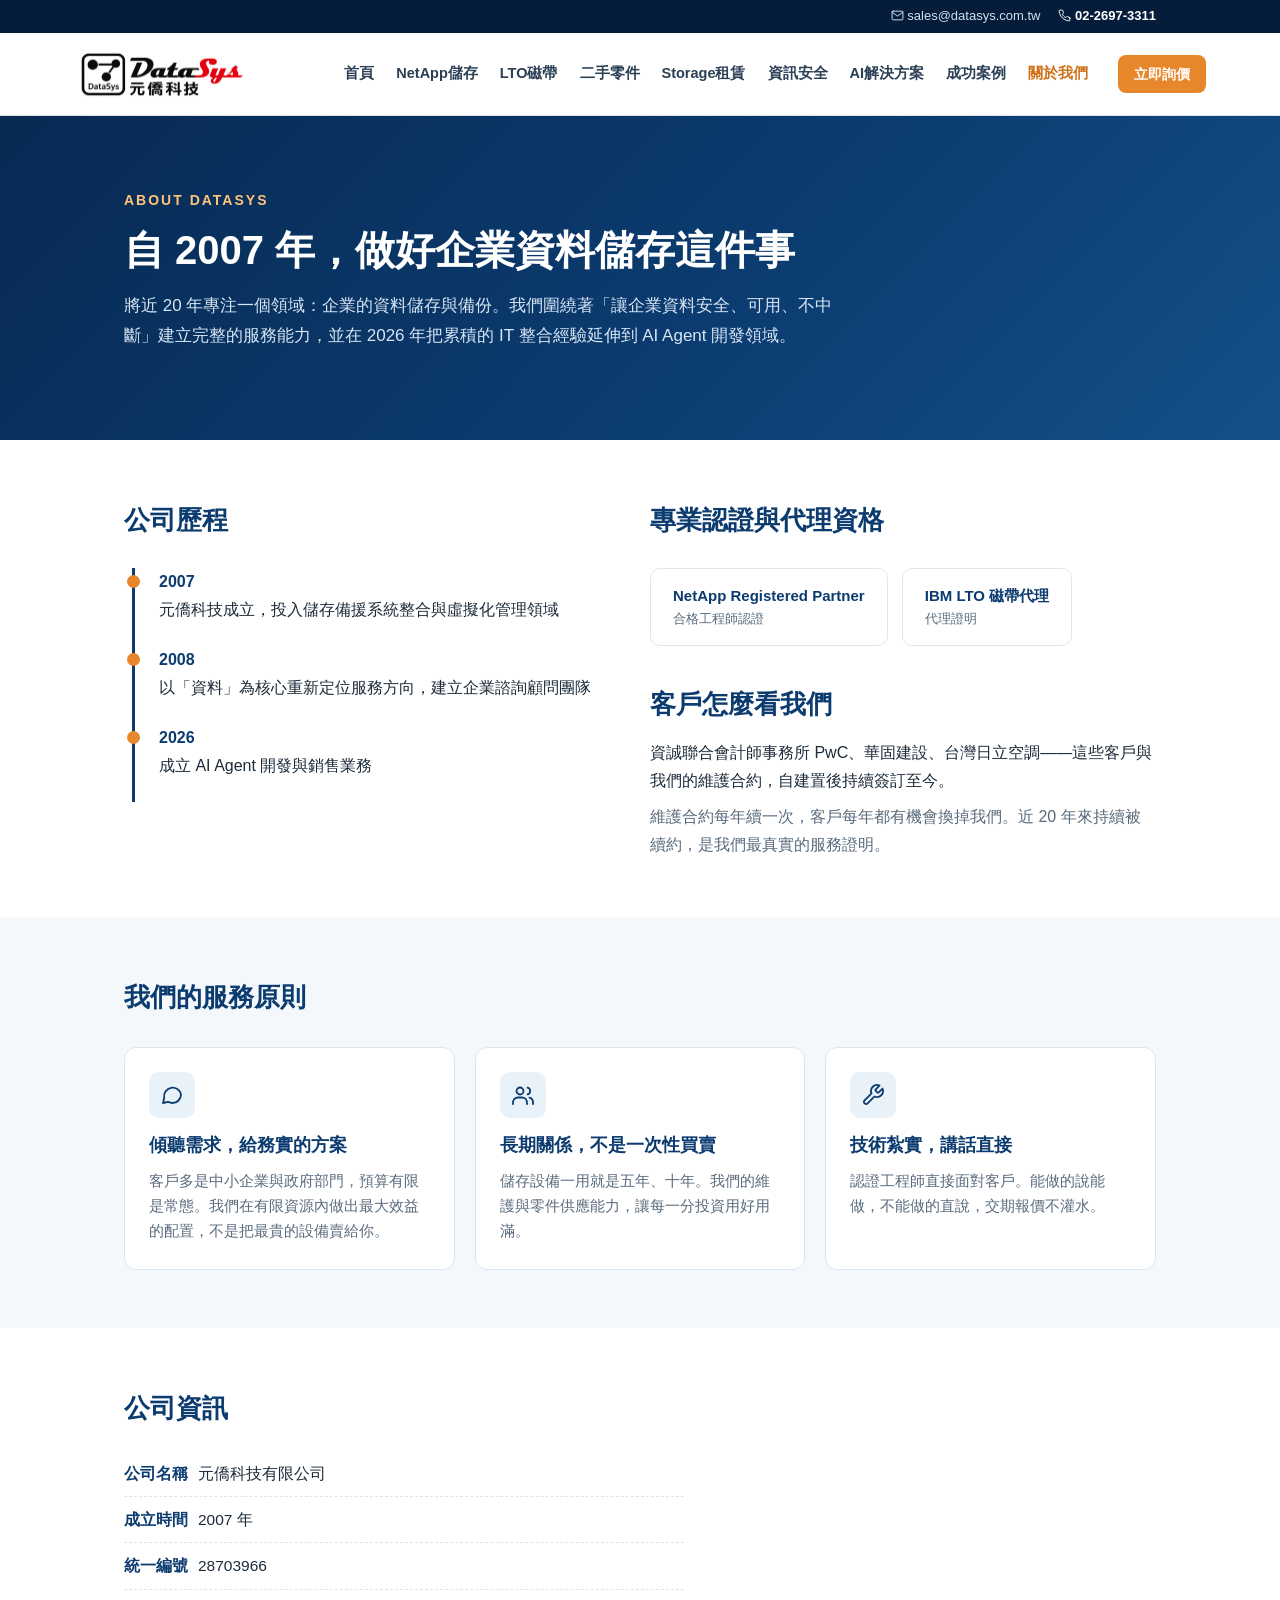
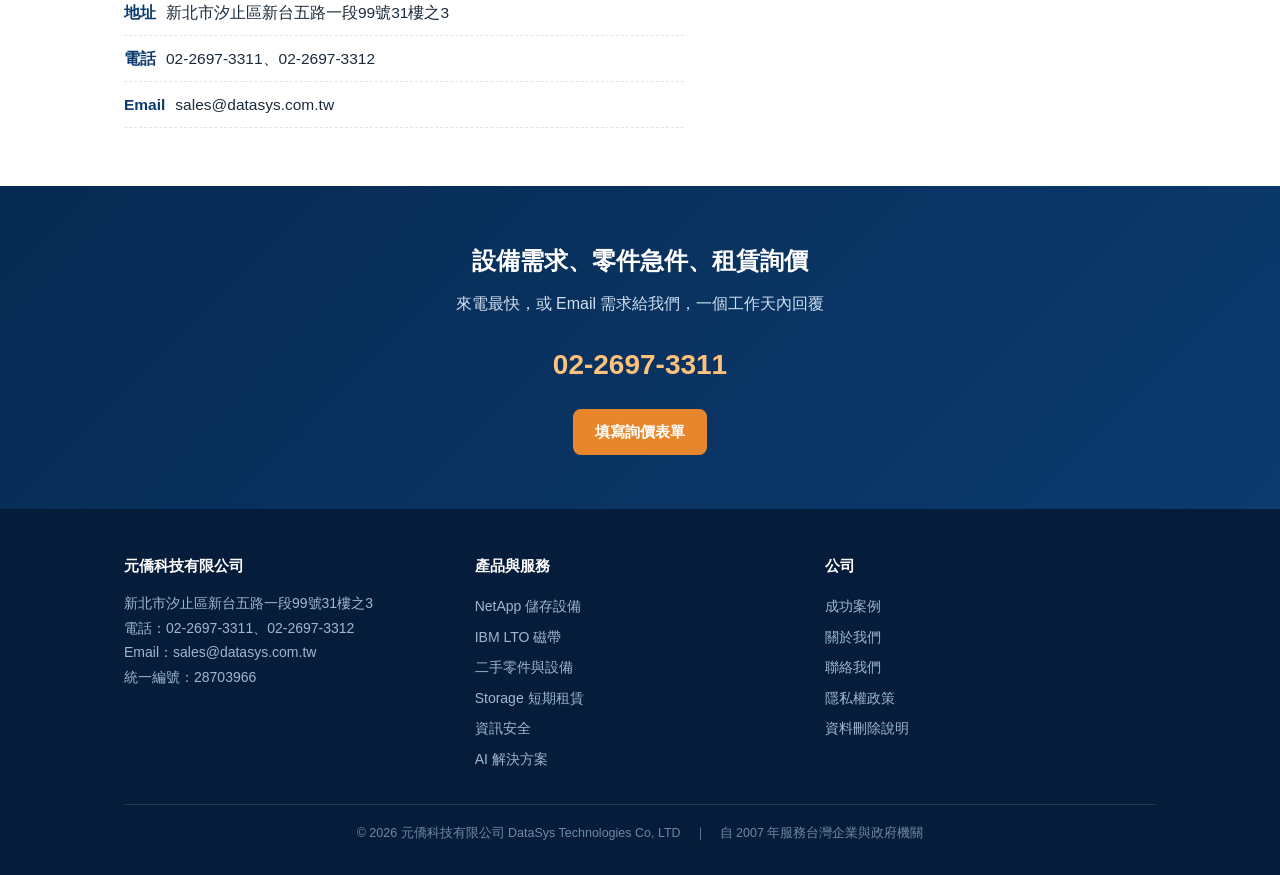
<file: site/about.html>
<!DOCTYPE html>
<html lang="zh-Hant">
<head>
<!-- Google tag (gtag.js) -->
<script async src="https://www.googletagmanager.com/gtag/js?id=G-SCW4XLP4TN"></script>
<script>
  window.dataLayer = window.dataLayer || [];
  function gtag(){dataLayer.push(arguments);}
  gtag('js', new Date());
  gtag('config', 'G-SCW4XLP4TN');
</script>
<!-- End Google tag -->
<meta charset="utf-8">
<meta name="viewport" content="width=device-width,initial-scale=1">
<title>關於元僑科技｜自 2007 年深耕企業儲存與備份</title>
<meta name="description" content="元僑科技有限公司成立於 2007 年，持有 NetApp 認證與 IBM LTO 磁帶代理資格，2026 年成立 AI Agent 開發業務。">
<link rel="stylesheet" href="style.css?v=20261110">
<link rel="canonical" href="https://www.datasys.com.tw/about.html">
<meta property="og:type" content="website">
<meta property="og:site_name" content="元僑科技 DataSys">
<meta property="og:locale" content="zh_TW">
<meta property="og:title" content="關於元僑科技｜自 2007 年深耕企業儲存與備份">
<meta property="og:description" content="元僑科技有限公司成立於 2007 年，持有 NetApp 認證與 IBM LTO 磁帶代理資格，2026 年成立 AI Agent 開發業務。">
<meta property="og:url" content="https://www.datasys.com.tw/about.html">
<meta property="og:image" content="https://www.datasys.com.tw/image/og-image.jpg">
<meta name="twitter:card" content="summary_large_image">
<meta name="twitter:title" content="關於元僑科技｜自 2007 年深耕企業儲存與備份">
<meta name="twitter:description" content="元僑科技有限公司成立於 2007 年，持有 NetApp 認證與 IBM LTO 磁帶代理資格，2026 年成立 AI Agent 開發業務。">
<meta name="twitter:image" content="https://www.datasys.com.tw/image/og-image.jpg">
<link rel="icon" type="image/png" href="image/favicon-32.png">
<link rel="apple-touch-icon" href="image/apple-touch-icon.png">
<link rel="alternate icon" type="image/png" href="image/favicon-192.png">
<script type="application/ld+json" data-gen="inject_jsonld">
{"@context":"https://schema.org","@graph":[{"@type":"Organization","@id":"https://www.datasys.com.tw/#organization","name":"元僑科技有限公司","alternateName":["元僑科技","DataSys Technologies Co, LTD"],"url":"https://www.datasys.com.tw/","logo":"https://www.datasys.com.tw/image/datasys-logo.png","foundingDate":"2007","identifier":{"@type":"PropertyValue","name":"統一編號","value":"28703966"},"email":"sales@datasys.com.tw","telephone":"+886-2-2697-3311","address":{"@type":"PostalAddress","addressCountry":"TW","addressRegion":"新北市","addressLocality":"汐止區","streetAddress":"新台五路一段99號31樓之3"},"sameAs":["https://www.netapp.com/partners/partner-connect/datasys-technology-co-ltd"]},{"@type":"LocalBusiness","@id":"https://www.datasys.com.tw/#localbusiness","name":"元僑科技有限公司","url":"https://www.datasys.com.tw/","telephone":"+886-2-2697-3311","email":"sales@datasys.com.tw","address":{"@type":"PostalAddress","addressCountry":"TW","addressRegion":"新北市","addressLocality":"汐止區","streetAddress":"新台五路一段99號31樓之3"}},{"@type":"WebSite","@id":"https://www.datasys.com.tw/#website","url":"https://www.datasys.com.tw/","name":"元僑科技","inLanguage":"zh-Hant","publisher":{"@id":"https://www.datasys.com.tw/#organization"}},{"@type":"BreadcrumbList","itemListElement":[{"@type":"ListItem","position":1,"name":"首頁","item":"https://www.datasys.com.tw/"},{"@type":"ListItem","position":2,"name":"自 2007 年，做好企業資料儲存這件事","item":"https://www.datasys.com.tw/about.html"}]}]}
</script>
</head>
<body>
<header>
<div class="topbar"><div class="wrap"><span><svg class="i" viewBox="0 0 24 24" fill="none" stroke="currentColor" stroke-width="1.8" stroke-linecap="round" stroke-linejoin="round"><rect x="2" y="4" width="20" height="16" rx="2"/><path d="m22 6-10 7L2 6"/></svg> sales@datasys.com.tw</span><a href="tel:0226973311"><svg class="i" viewBox="0 0 24 24" fill="none" stroke="currentColor" stroke-width="1.8" stroke-linecap="round" stroke-linejoin="round"><path d="M22 16.9v3a2 2 0 0 1-2.2 2 19.8 19.8 0 0 1-8.6-3.1 19.5 19.5 0 0 1-6-6A19.8 19.8 0 0 1 2.1 4.2 2 2 0 0 1 4.1 2h3a2 2 0 0 1 2 1.7c.1 1 .4 2 .7 2.9a2 2 0 0 1-.5 2.1L8.1 9.9a16 16 0 0 0 6 6l1.2-1.2a2 2 0 0 1 2.1-.5c.9.3 1.9.6 2.9.7a2 2 0 0 1 1.7 2z"/></svg> 02-2697-3311</a></div></div>
<div class="navrow">
  <a class="logo" href="/" aria-label="元僑科技首頁"><img src="image/datasys-logo.png?v=20261110" alt="元僑科技 DataSys" width="130" height="43"></a>
  <nav><a href="/" class="">首頁</a><a href="netapp.html" class="">NetApp儲存</a><a href="lto.html" class="">LTO磁帶</a><a href="parts.html" class="">二手零件</a><a href="rental.html" class="">Storage租賃</a><a href="security.html" class="">資訊安全</a><a href="ai.html" class="">AI解決方案</a><a href="cases.html" class="">成功案例</a><a href="about.html" class="on">關於我們</a></nav>
  <button class="burger" aria-label="開啟選單" onclick="this.closest('header').querySelector('nav').classList.toggle('open')"><svg class="i" viewBox="0 0 24 24" fill="none" stroke="currentColor" stroke-width="1.8" stroke-linecap="round" stroke-linejoin="round"><path d="M4 6h16M4 12h16M4 18h16"/></svg></button>
  <a class="btn sm" href="contact.html">立即詢價</a>
</div>
</header>

<section class="hero"><div class="wrap">
<p class="kicker">ABOUT DATASYS</p>
<h1>自 2007 年，做好企業資料儲存這件事</h1>
<p class="lead">將近 20 年專注一個領域：企業的資料儲存與備份。我們圍繞著「讓企業資料安全、可用、不中斷」建立完整的服務能力，並在 2026 年把累積的 IT 整合經驗延伸到 AI Agent 開發領域。</p>
</div></section>

<section class="sec"><div class="wrap">
<div class="grid g2">
<div><h2>公司歷程</h2>
<ul class="tl" style="margin-top:24px">
<li><b>2007</b>元僑科技成立，投入儲存備援系統整合與虛擬化管理領域</li>
<li><b>2008</b>以「資料」為核心重新定位服務方向，建立企業諮詢顧問團隊</li>
<li><b>2026</b>成立 AI Agent 開發與銷售業務</li>
</ul></div>
<div><h2>專業認證與代理資格</h2>
<div class="badge-row" style="margin-top:24px">
<div class="badge">NetApp Registered Partner<small>合格工程師認證</small></div>
<div class="badge">IBM LTO 磁帶代理<small>代理證明</small></div>
</div>
<h2 style="margin-top:36px">客戶怎麼看我們</h2>
<p style="margin-top:12px">資誠聯合會計師事務所 PwC、華固建設、台灣日立空調——這些客戶與我們的維護合約，自建置後持續簽訂至今。</p>
<p style="margin-top:8px;color:var(--muted)">維護合約每年續一次，客戶每年都有機會換掉我們。近 20 年來持續被續約，是我們最真實的服務證明。</p></div>
</div></div></section>

<section class="sec soft"><div class="wrap">
<h2>我們的服務原則</h2>
<div class="grid g3" style="margin-top:26px">
<div class="card"><div class="ico"><svg class="i" viewBox="0 0 24 24" fill="none" stroke="currentColor" stroke-width="1.8" stroke-linecap="round" stroke-linejoin="round"><path d="M21 11.5a8.5 8.5 0 0 1-8.5 8.5c-1.6 0-3.1-.4-4.4-1.2L3 20l1.2-5.1A8.5 8.5 0 1 1 21 11.5z"/></svg></div><h3>傾聽需求，給務實的方案</h3><p>客戶多是中小企業與政府部門，預算有限是常態。我們在有限資源內做出最大效益的配置，不是把最貴的設備賣給你。</p></div>
<div class="card"><div class="ico"><svg class="i" viewBox="0 0 24 24" fill="none" stroke="currentColor" stroke-width="1.8" stroke-linecap="round" stroke-linejoin="round"><circle cx="9" cy="8" r="3.5"/><path d="M2 21v-1.5a5 5 0 0 1 5-5h4a5 5 0 0 1 5 5V21"/><path d="M16.5 4.6a3.5 3.5 0 0 1 0 6.8"/><path d="M22 21v-1.5a5 5 0 0 0-3.5-4.8"/></svg></div><h3>長期關係，不是一次性買賣</h3><p>儲存設備一用就是五年、十年。我們的維護與零件供應能力，讓每一分投資用好用滿。</p></div>
<div class="card"><div class="ico"><svg class="i" viewBox="0 0 24 24" fill="none" stroke="currentColor" stroke-width="1.8" stroke-linecap="round" stroke-linejoin="round"><path d="M14.7 6.3a1 1 0 0 0 0 1.4l1.6 1.6a1 1 0 0 0 1.4 0l3.77-3.77a6 6 0 0 1-7.94 7.94l-6.91 6.91a2.12 2.12 0 0 1-3-3l6.91-6.91a6 6 0 0 1 7.94-7.94l-3.76 3.76z"/></svg></div><h3>技術紮實，講話直接</h3><p>認證工程師直接面對客戶。能做的說能做，不能做的直說，交期報價不灌水。</p></div>
</div></div></section>

<section class="sec"><div class="wrap">
<h2>公司資訊</h2>
<ul class="info-list" style="margin-top:20px;max-width:560px">
<li><b>公司名稱</b>元僑科技有限公司</li>
<li><b>成立時間</b>2007 年</li>
<li><b>統一編號</b>28703966</li>
<li><b>地址</b>新北市汐止區新台五路一段99號31樓之3</li>
<li><b>電話</b>02-2697-3311、02-2697-3312</li>
<li><b>Email</b>sales@datasys.com.tw</li>
</ul></div></section>
<section class="cta-band"><div class="wrap">
<h2>設備需求、零件急件、租賃詢價</h2>
<p>來電最快，或 Email 需求給我們，一個工作天內回覆</p>
<a class="phone" href="tel:0226973311">02-2697-3311</a>
<a class="btn" href="contact.html">填寫詢價表單</a>
</div></section>
<footer><div class="wrap"><div class="grid g3">
<div><h4>元僑科技有限公司</h4>
<p>新北市汐止區新台五路一段99號31樓之3<br>電話：02-2697-3311、02-2697-3312<br>Email：sales@datasys.com.tw<br>統一編號：28703966</p></div>
<div><h4>產品與服務</h4><a href="netapp.html">NetApp 儲存設備</a><a href="lto.html">IBM LTO 磁帶</a><a href="parts.html">二手零件與設備</a><a href="rental.html">Storage 短期租賃</a><a href="security.html">資訊安全</a><a href="ai.html">AI 解決方案</a></div>
<div><h4>公司</h4><a href="cases.html">成功案例</a><a href="about.html">關於我們</a><a href="contact.html">聯絡我們</a></div>
</div><div class="copy">© 2026 元僑科技有限公司 DataSys Technologies Co, LTD　｜　自 2007 年服務台灣企業與政府機關</div></div></footer>
<script src="site-common.js?v=20261018.2" defer></script><script src="inquiry-form.js?v=20261110" defer></script>
</body>
</html>
</file>
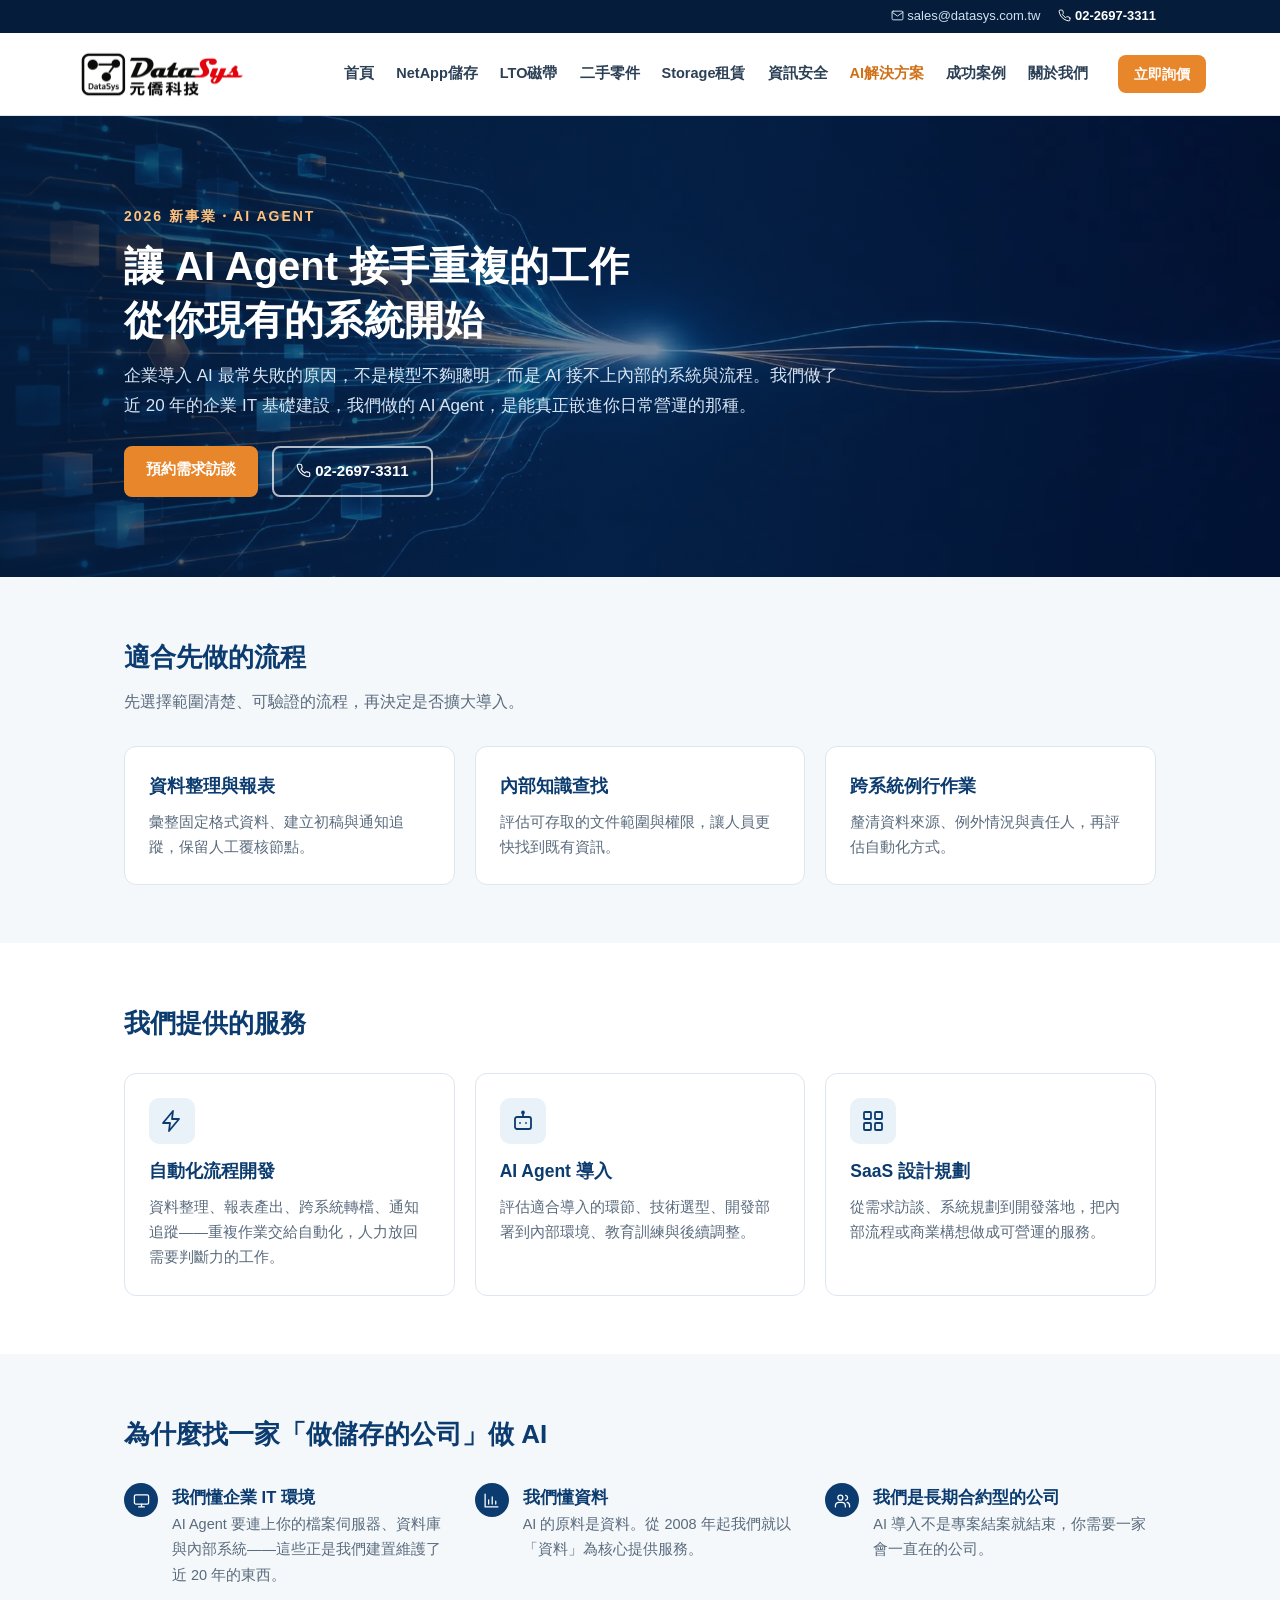
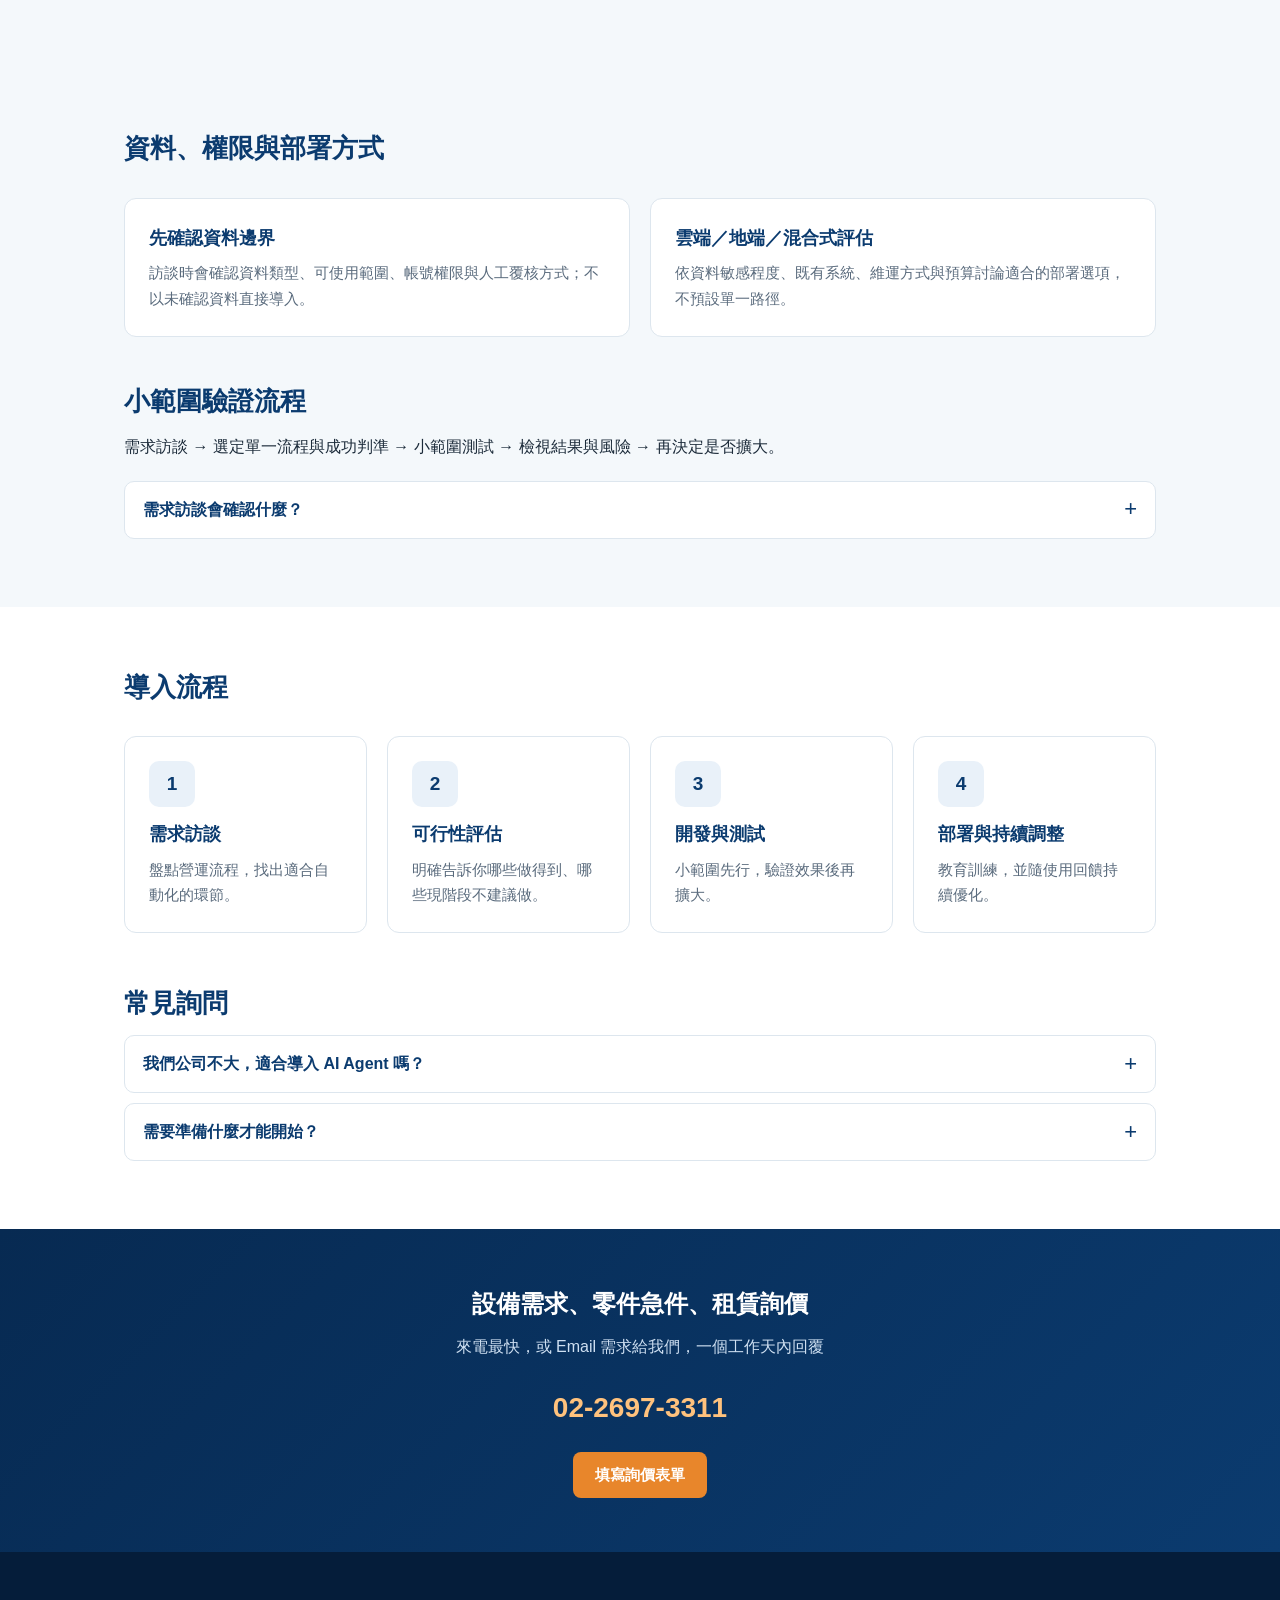
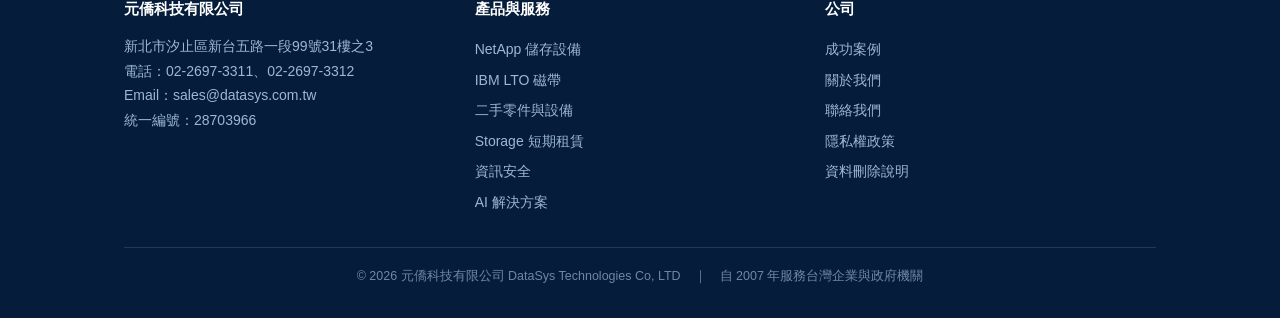
<file: site/ai.html>
<!DOCTYPE html>
<html lang="zh-Hant">
<head>
<!-- Google tag (gtag.js) -->
<script async src="https://www.googletagmanager.com/gtag/js?id=G-SCW4XLP4TN"></script>
<script>
  window.dataLayer = window.dataLayer || [];
  function gtag(){dataLayer.push(arguments);}
  gtag('js', new Date());
  gtag('config', 'G-SCW4XLP4TN');
</script>
<!-- End Google tag -->
<meta charset="utf-8">
<meta name="viewport" content="width=device-width,initial-scale=1">
<title>企業 AI Agent 導入與自動化流程開發｜元僑科技</title>
<meta name="description" content="AI Agent 導入、自動化流程開發與 SaaS 設計規劃。近 20 年企業 IT 基礎建設經驗，做出真正接得上內部流程的 AI。">
<link rel="preload" as="image" href="image/hero-ai.webp?v=20261110" fetchpriority="high">
<link rel="stylesheet" href="style.css?v=20261110">
<link rel="canonical" href="https://www.datasys.com.tw/ai.html">
<meta property="og:type" content="website">
<meta property="og:site_name" content="元僑科技 DataSys">
<meta property="og:locale" content="zh_TW">
<meta property="og:title" content="企業 AI Agent 導入與自動化流程開發｜元僑科技">
<meta property="og:description" content="AI Agent 導入、自動化流程開發與 SaaS 設計規劃。近 20 年企業 IT 基礎建設經驗，做出真正接得上內部流程的 AI。">
<meta property="og:url" content="https://www.datasys.com.tw/ai.html">
<meta property="og:image" content="https://www.datasys.com.tw/image/og-image.jpg">
<meta name="twitter:card" content="summary_large_image">
<meta name="twitter:title" content="企業 AI Agent 導入與自動化流程開發｜元僑科技">
<meta name="twitter:description" content="AI Agent 導入、自動化流程開發與 SaaS 設計規劃。近 20 年企業 IT 基礎建設經驗，做出真正接得上內部流程的 AI。">
<meta name="twitter:image" content="https://www.datasys.com.tw/image/og-image.jpg">
<link rel="icon" type="image/png" href="image/favicon-32.png">
<link rel="apple-touch-icon" href="image/apple-touch-icon.png">
<link rel="alternate icon" type="image/png" href="image/favicon-192.png">
<script type="application/ld+json" data-gen="inject_jsonld">
{"@context":"https://schema.org","@graph":[{"@type":"Organization","@id":"https://www.datasys.com.tw/#organization","name":"元僑科技有限公司","alternateName":["元僑科技","DataSys Technologies Co, LTD"],"url":"https://www.datasys.com.tw/","logo":"https://www.datasys.com.tw/image/datasys-logo.png","foundingDate":"2007","identifier":{"@type":"PropertyValue","name":"統一編號","value":"28703966"},"email":"sales@datasys.com.tw","telephone":"+886-2-2697-3311","address":{"@type":"PostalAddress","addressCountry":"TW","addressRegion":"新北市","addressLocality":"汐止區","streetAddress":"新台五路一段99號31樓之3"},"sameAs":["https://www.netapp.com/partners/partner-connect/datasys-technology-co-ltd"]},{"@type":"LocalBusiness","@id":"https://www.datasys.com.tw/#localbusiness","name":"元僑科技有限公司","url":"https://www.datasys.com.tw/","telephone":"+886-2-2697-3311","email":"sales@datasys.com.tw","address":{"@type":"PostalAddress","addressCountry":"TW","addressRegion":"新北市","addressLocality":"汐止區","streetAddress":"新台五路一段99號31樓之3"}},{"@type":"WebSite","@id":"https://www.datasys.com.tw/#website","url":"https://www.datasys.com.tw/","name":"元僑科技","inLanguage":"zh-Hant","publisher":{"@id":"https://www.datasys.com.tw/#organization"}},{"@type":"Service","name":"AI 流程評估與導入","provider":{"@id":"https://www.datasys.com.tw/#organization"},"areaServed":{"@type":"Country","name":"Taiwan"},"url":"https://www.datasys.com.tw/ai.html"},{"@type":"BreadcrumbList","itemListElement":[{"@type":"ListItem","position":1,"name":"首頁","item":"https://www.datasys.com.tw/"},{"@type":"ListItem","position":2,"name":"讓 AI Agent 接手重複的工作從你現有的系統開始","item":"https://www.datasys.com.tw/ai.html"}]},{"@type":"FAQPage","mainEntity":[{"@type":"Question","name":"我們公司不大，適合導入 AI Agent 嗎？","acceptedAnswer":{"@type":"Answer","text":"適合。中小企業人力精簡，重複性作業對營運的拖累反而更明顯。我們的方案以務實、可負擔為原則。"}},{"@type":"Question","name":"需要準備什麼才能開始？","acceptedAnswer":{"@type":"Answer","text":"不需要事先準備技術文件。第一次訪談我們會一起盤點你的日常流程，從中找出投資報酬最高的切入點。"}}]}]}
</script>
</head>
<body>
<header>
<div class="topbar"><div class="wrap"><span><svg class="i" viewBox="0 0 24 24" fill="none" stroke="currentColor" stroke-width="1.8" stroke-linecap="round" stroke-linejoin="round"><rect x="2" y="4" width="20" height="16" rx="2"/><path d="m22 6-10 7L2 6"/></svg> sales@datasys.com.tw</span><a href="tel:0226973311"><svg class="i" viewBox="0 0 24 24" fill="none" stroke="currentColor" stroke-width="1.8" stroke-linecap="round" stroke-linejoin="round"><path d="M22 16.9v3a2 2 0 0 1-2.2 2 19.8 19.8 0 0 1-8.6-3.1 19.5 19.5 0 0 1-6-6A19.8 19.8 0 0 1 2.1 4.2 2 2 0 0 1 4.1 2h3a2 2 0 0 1 2 1.7c.1 1 .4 2 .7 2.9a2 2 0 0 1-.5 2.1L8.1 9.9a16 16 0 0 0 6 6l1.2-1.2a2 2 0 0 1 2.1-.5c.9.3 1.9.6 2.9.7a2 2 0 0 1 1.7 2z"/></svg> 02-2697-3311</a></div></div>
<div class="navrow">
  <a class="logo" href="/" aria-label="元僑科技首頁"><img src="image/datasys-logo.png?v=20261110" alt="元僑科技 DataSys" width="130" height="43"></a>
  <nav><a href="/" class="">首頁</a><a href="netapp.html" class="">NetApp儲存</a><a href="lto.html" class="">LTO磁帶</a><a href="parts.html" class="">二手零件</a><a href="rental.html" class="">Storage租賃</a><a href="security.html" class="">資訊安全</a><a href="ai.html" class="on">AI解決方案</a><a href="cases.html" class="">成功案例</a><a href="about.html" class="">關於我們</a></nav>
  <button class="burger" aria-label="開啟選單" onclick="this.closest('header').querySelector('nav').classList.toggle('open')"><svg class="i" viewBox="0 0 24 24" fill="none" stroke="currentColor" stroke-width="1.8" stroke-linecap="round" stroke-linejoin="round"><path d="M4 6h16M4 12h16M4 18h16"/></svg></button>
  <a class="btn sm" href="contact.html">立即詢價</a>
</div>
</header>

<section class="hero hero-ai"><div class="wrap">
<p class="kicker">2026 新事業・AI AGENT</p>
<h1>讓 AI Agent 接手重複的工作<br>從你現有的系統開始</h1>
<p class="lead">企業導入 AI 最常失敗的原因，不是模型不夠聰明，而是 AI 接不上內部的系統與流程。我們做了近 20 年的企業 IT 基礎建設，我們做的 AI Agent，是能真正嵌進你日常營運的那種。</p>
<div class="cta-row"><a class="btn" data-track-cta data-service="ai" data-cta-location="hero" href="contact.html?service=ai">預約需求訪談</a><a class="btn ghost" href="tel:0226973311"><svg class="i" viewBox="0 0 24 24" fill="none" stroke="currentColor" stroke-width="1.8" stroke-linecap="round" stroke-linejoin="round"><path d="M22 16.9v3a2 2 0 0 1-2.2 2 19.8 19.8 0 0 1-8.6-3.1 19.5 19.5 0 0 1-6-6A19.8 19.8 0 0 1 2.1 4.2 2 2 0 0 1 4.1 2h3a2 2 0 0 1 2 1.7c.1 1 .4 2 .7 2.9a2 2 0 0 1-.5 2.1L8.1 9.9a16 16 0 0 0 6 6l1.2-1.2a2 2 0 0 1 2.1-.5c.9.3 1.9.6 2.9.7a2 2 0 0 1 1.7 2z"/></svg> 02-2697-3311</a></div>
</div></section>

<section class="sec soft"><div class="wrap"><h2>適合先做的流程</h2><p class="sub">先選擇範圍清楚、可驗證的流程，再決定是否擴大導入。</p><div class="grid g3"><div class="card"><h3>資料整理與報表</h3><p>彙整固定格式資料、建立初稿與通知追蹤，保留人工覆核節點。</p></div><div class="card"><h3>內部知識查找</h3><p>評估可存取的文件範圍與權限，讓人員更快找到既有資訊。</p></div><div class="card"><h3>跨系統例行作業</h3><p>釐清資料來源、例外情況與責任人，再評估自動化方式。</p></div></div></div></section>
<section class="sec"><div class="wrap">
<h2>我們提供的服務</h2>
<div class="grid g3" style="margin-top:26px">
<div class="card"><div class="ico"><svg class="i" viewBox="0 0 24 24" fill="none" stroke="currentColor" stroke-width="1.8" stroke-linecap="round" stroke-linejoin="round"><path d="M13 2 3 14h7l-1 8 10-12h-7l1-8z"/></svg></div><h3>自動化流程開發</h3><p>資料整理、報表產出、跨系統轉檔、通知追蹤——重複作業交給自動化，人力放回需要判斷力的工作。</p></div>
<div class="card"><div class="ico"><svg class="i" viewBox="0 0 24 24" fill="none" stroke="currentColor" stroke-width="1.8" stroke-linecap="round" stroke-linejoin="round"><rect x="4" y="8" width="16" height="12" rx="2"/><path d="M12 8V4.5"/><circle cx="12" cy="3.5" r="1"/><path d="M9 14h.01M15 14h.01"/></svg></div><h3>AI Agent 導入</h3><p>評估適合導入的環節、技術選型、開發部署到內部環境、教育訓練與後續調整。</p></div>
<div class="card"><div class="ico"><svg class="i" viewBox="0 0 24 24" fill="none" stroke="currentColor" stroke-width="1.8" stroke-linecap="round" stroke-linejoin="round"><rect x="3" y="3" width="7" height="7" rx="1"/><rect x="14" y="3" width="7" height="7" rx="1"/><rect x="3" y="14" width="7" height="7" rx="1"/><rect x="14" y="14" width="7" height="7" rx="1"/></svg></div><h3>SaaS 設計規劃</h3><p>從需求訪談、系統規劃到開發落地，把內部流程或商業構想做成可營運的服務。</p></div>
</div></div></section>

<section class="sec soft"><div class="wrap">
<h2>為什麼找一家「做儲存的公司」做 AI</h2>
<div class="grid g3" style="margin-top:26px">
<div class="feat"><div class="n"><svg class="i" viewBox="0 0 24 24" fill="none" stroke="currentColor" stroke-width="1.8" stroke-linecap="round" stroke-linejoin="round"><rect x="2" y="4" width="20" height="13" rx="2"/><path d="M8 21h8M12 17v4"/></svg></div><div><h3>我們懂企業 IT 環境</h3><p>AI Agent 要連上你的檔案伺服器、資料庫與內部系統——這些正是我們建置維護了近 20 年的東西。</p></div></div>
<div class="feat"><div class="n"><svg class="i" viewBox="0 0 24 24" fill="none" stroke="currentColor" stroke-width="1.8" stroke-linecap="round" stroke-linejoin="round"><path d="M3 3v18h18"/><path d="M8 17v-6M13 17V7M18 17v-4"/></svg></div><div><h3>我們懂資料</h3><p>AI 的原料是資料。從 2008 年起我們就以「資料」為核心提供服務。</p></div></div>
<div class="feat"><div class="n"><svg class="i" viewBox="0 0 24 24" fill="none" stroke="currentColor" stroke-width="1.8" stroke-linecap="round" stroke-linejoin="round"><circle cx="9" cy="8" r="3.5"/><path d="M2 21v-1.5a5 5 0 0 1 5-5h4a5 5 0 0 1 5 5V21"/><path d="M16.5 4.6a3.5 3.5 0 0 1 0 6.8"/><path d="M22 21v-1.5a5 5 0 0 0-3.5-4.8"/></svg></div><div><h3>我們是長期合約型的公司</h3><p>AI 導入不是專案結案就結束，你需要一家會一直在的公司。</p></div></div>
</div>
</div></section>

<section class="sec soft"><div class="wrap"><h2>資料、權限與部署方式</h2><div class="grid g2" style="margin-top:26px"><div class="card"><h3>先確認資料邊界</h3><p>訪談時會確認資料類型、可使用範圍、帳號權限與人工覆核方式；不以未確認資料直接導入。</p></div><div class="card"><h3>雲端／地端／混合式評估</h3><p>依資料敏感程度、既有系統、維運方式與預算討論適合的部署選項，不預設單一路徑。</p></div></div><h2 style="margin-top:42px">小範圍驗證流程</h2><p>需求訪談 → 選定單一流程與成功判準 → 小範圍測試 → 檢視結果與風險 → 再決定是否擴大。</p><details class="faq" style="margin-top:20px"><summary>需求訪談會確認什麼？</summary><p>目前流程、使用者、輸入與輸出資料、既有系統、資料敏感程度、權限邊界、人工覆核需求與預計時程。</p></details></div></section>

<section class="sec"><div class="wrap">
<h2>導入流程</h2>
<div class="grid g4" style="margin-top:26px">
<div class="card"><div class="ico">1</div><h3>需求訪談</h3><p>盤點營運流程，找出適合自動化的環節。</p></div>
<div class="card"><div class="ico">2</div><h3>可行性評估</h3><p>明確告訴你哪些做得到、哪些現階段不建議做。</p></div>
<div class="card"><div class="ico">3</div><h3>開發與測試</h3><p>小範圍先行，驗證效果後再擴大。</p></div>
<div class="card"><div class="ico">4</div><h3>部署與持續調整</h3><p>教育訓練，並隨使用回饋持續優化。</p></div>
</div>
<h2 style="margin-top:48px">常見詢問</h2>
<details class="faq"><summary>我們公司不大，適合導入 AI Agent 嗎？</summary><p>適合。中小企業人力精簡，重複性作業對營運的拖累反而更明顯。我們的方案以務實、可負擔為原則。</p></details>
<details class="faq"><summary>需要準備什麼才能開始？</summary><p>不需要事先準備技術文件。第一次訪談我們會一起盤點你的日常流程，從中找出投資報酬最高的切入點。</p></details>
</div></section>
<section class="cta-band"><div class="wrap">
<h2>設備需求、零件急件、租賃詢價</h2>
<p>來電最快，或 Email 需求給我們，一個工作天內回覆</p>
<a class="phone" href="tel:0226973311">02-2697-3311</a>
<a class="btn" href="contact.html">填寫詢價表單</a>
</div></section>
<footer><div class="wrap"><div class="grid g3">
<div><h4>元僑科技有限公司</h4>
<p>新北市汐止區新台五路一段99號31樓之3<br>電話：02-2697-3311、02-2697-3312<br>Email：sales@datasys.com.tw<br>統一編號：28703966</p></div>
<div><h4>產品與服務</h4><a href="netapp.html">NetApp 儲存設備</a><a href="lto.html">IBM LTO 磁帶</a><a href="parts.html">二手零件與設備</a><a href="rental.html">Storage 短期租賃</a><a href="security.html">資訊安全</a><a href="ai.html">AI 解決方案</a></div>
<div><h4>公司</h4><a href="cases.html">成功案例</a><a href="about.html">關於我們</a><a href="contact.html">聯絡我們</a></div>
</div><div class="copy">© 2026 元僑科技有限公司 DataSys Technologies Co, LTD　｜　自 2007 年服務台灣企業與政府機關</div></div></footer>
<script src="site-common.js?v=20261018.2" defer></script><script src="inquiry-form.js?v=20261110" defer></script>
</body>
</html>
</file>
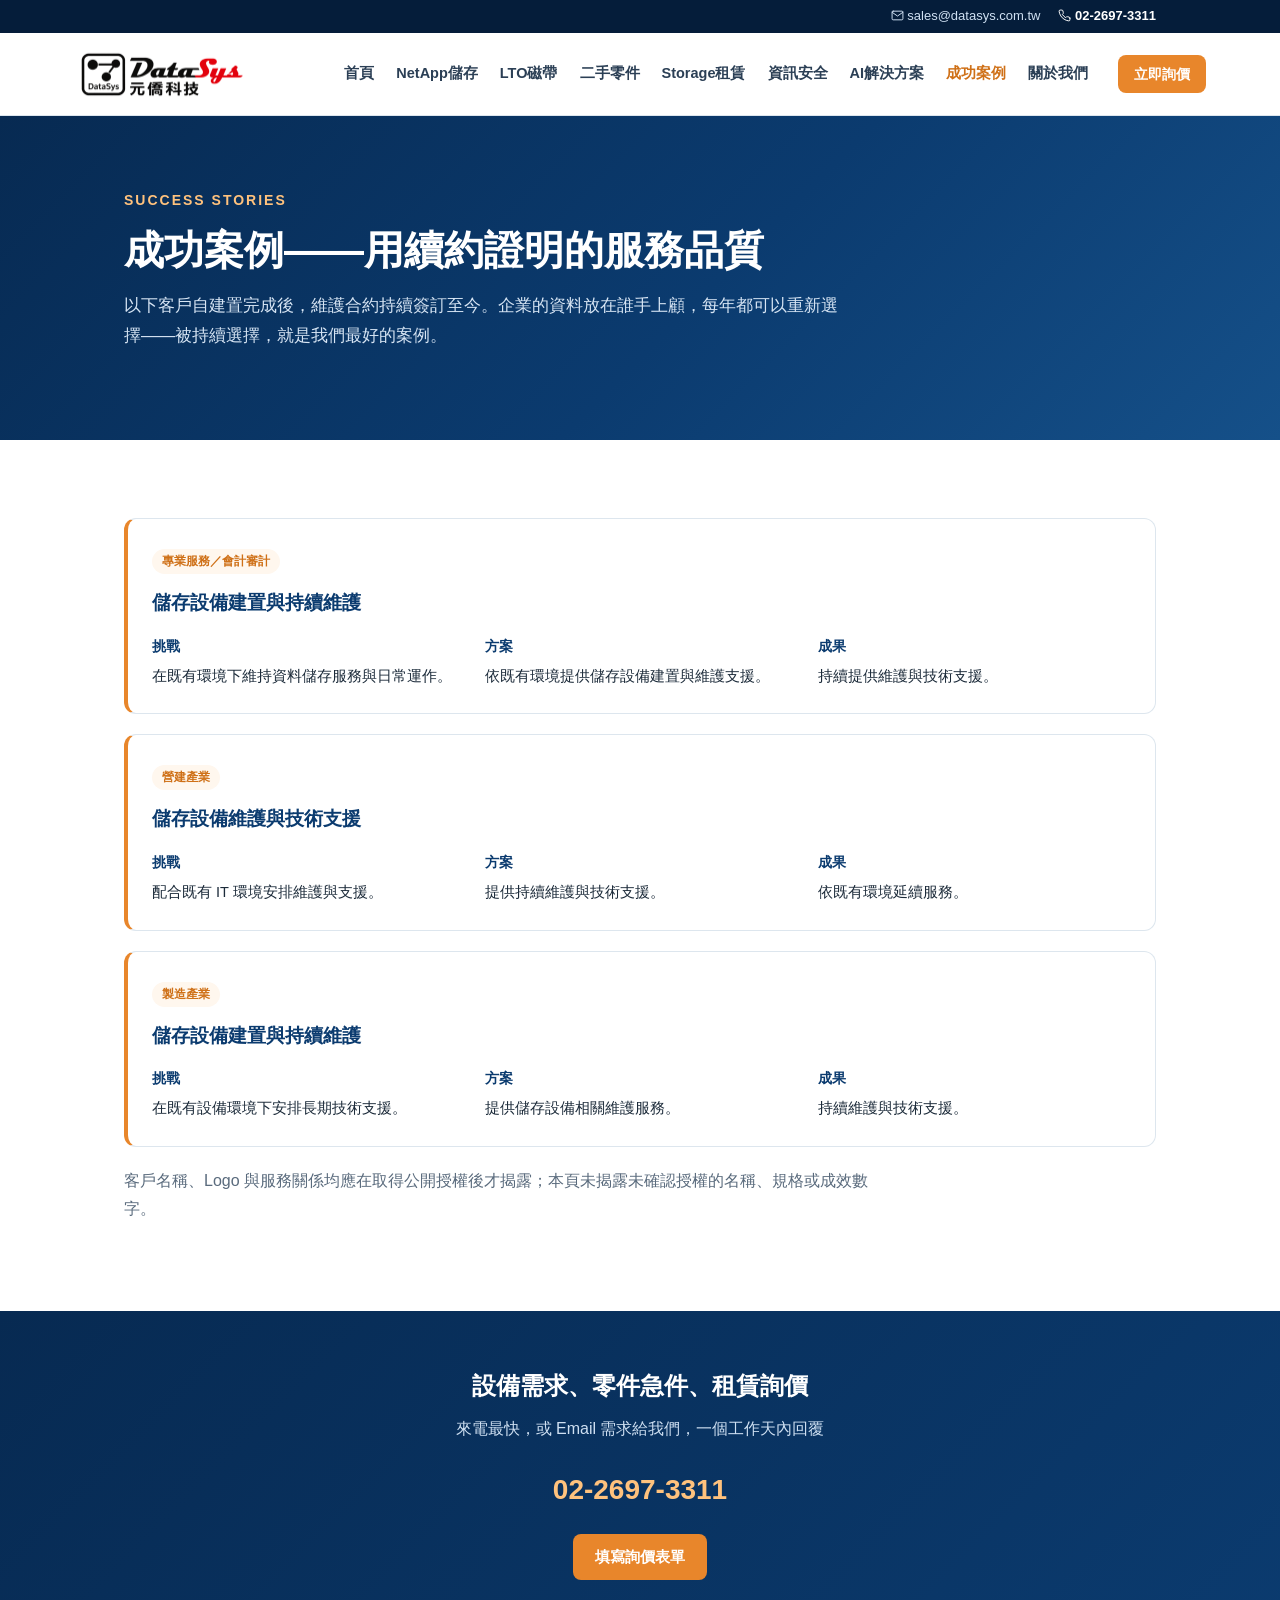
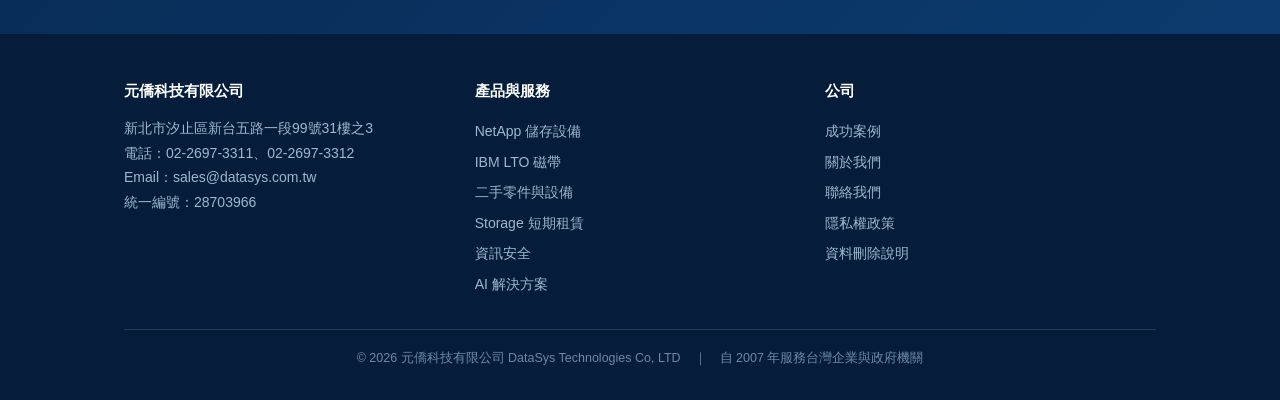
<file: site/cases.html>
<!DOCTYPE html>
<html lang="zh-Hant">
<head>
<!-- Google tag (gtag.js) -->
<script async src="https://www.googletagmanager.com/gtag/js?id=G-SCW4XLP4TN"></script>
<script>
  window.dataLayer = window.dataLayer || [];
  function gtag(){dataLayer.push(arguments);}
  gtag('js', new Date());
  gtag('config', 'G-SCW4XLP4TN');
</script>
<!-- End Google tag -->
<meta charset="utf-8">
<meta name="viewport" content="width=device-width,initial-scale=1">
<title>成功案例｜資誠 PwC、華固建設、台灣日立空調｜元僑科技</title>
<meta name="description" content="元僑科技服務資誠 PwC、華固建設、台灣日立空調等指標企業，儲存備份建置後維護合約持續至今。">
<link rel="stylesheet" href="style.css?v=20261111">
<link rel="canonical" href="https://www.datasys.com.tw/cases.html">
<meta property="og:type" content="website">
<meta property="og:site_name" content="元僑科技 DataSys">
<meta property="og:locale" content="zh_TW">
<meta property="og:title" content="成功案例｜資誠 PwC、華固建設、台灣日立空調｜元僑科技">
<meta property="og:description" content="元僑科技服務資誠 PwC、華固建設、台灣日立空調等指標企業，儲存備份建置後維護合約持續至今。">
<meta property="og:url" content="https://www.datasys.com.tw/cases.html">
<meta property="og:image" content="https://www.datasys.com.tw/image/og-image.jpg">
<meta name="twitter:card" content="summary_large_image">
<meta name="twitter:title" content="成功案例｜資誠 PwC、華固建設、台灣日立空調｜元僑科技">
<meta name="twitter:description" content="元僑科技服務資誠 PwC、華固建設、台灣日立空調等指標企業，儲存備份建置後維護合約持續至今。">
<meta name="twitter:image" content="https://www.datasys.com.tw/image/og-image.jpg">
<link rel="icon" type="image/png" href="image/favicon-32.png">
<link rel="apple-touch-icon" href="image/apple-touch-icon.png">
<link rel="alternate icon" type="image/png" href="image/favicon-192.png">
<script type="application/ld+json" data-gen="inject_jsonld">
{"@context":"https://schema.org","@graph":[{"@type":"Organization","@id":"https://www.datasys.com.tw/#organization","name":"元僑科技有限公司","alternateName":["元僑科技","DataSys Technologies Co, LTD"],"url":"https://www.datasys.com.tw/","logo":"https://www.datasys.com.tw/image/datasys-logo.png","foundingDate":"2007","identifier":{"@type":"PropertyValue","name":"統一編號","value":"28703966"},"email":"sales@datasys.com.tw","telephone":"+886-2-2697-3311","address":{"@type":"PostalAddress","addressCountry":"TW","addressRegion":"新北市","addressLocality":"汐止區","streetAddress":"新台五路一段99號31樓之3"},"sameAs":["https://www.netapp.com/partners/partner-connect/datasys-technology-co-ltd"]},{"@type":"LocalBusiness","@id":"https://www.datasys.com.tw/#localbusiness","name":"元僑科技有限公司","url":"https://www.datasys.com.tw/","telephone":"+886-2-2697-3311","email":"sales@datasys.com.tw","address":{"@type":"PostalAddress","addressCountry":"TW","addressRegion":"新北市","addressLocality":"汐止區","streetAddress":"新台五路一段99號31樓之3"}},{"@type":"WebSite","@id":"https://www.datasys.com.tw/#website","url":"https://www.datasys.com.tw/","name":"元僑科技","inLanguage":"zh-Hant","publisher":{"@id":"https://www.datasys.com.tw/#organization"}},{"@type":"BreadcrumbList","itemListElement":[{"@type":"ListItem","position":1,"name":"首頁","item":"https://www.datasys.com.tw/"},{"@type":"ListItem","position":2,"name":"成功案例——用續約證明的服務品質","item":"https://www.datasys.com.tw/cases.html"}]}]}
</script>
</head>
<body>
<header>
<div class="topbar"><div class="wrap"><span><svg class="i" viewBox="0 0 24 24" fill="none" stroke="currentColor" stroke-width="1.8" stroke-linecap="round" stroke-linejoin="round"><rect x="2" y="4" width="20" height="16" rx="2"/><path d="m22 6-10 7L2 6"/></svg> sales@datasys.com.tw</span><a href="tel:0226973311"><svg class="i" viewBox="0 0 24 24" fill="none" stroke="currentColor" stroke-width="1.8" stroke-linecap="round" stroke-linejoin="round"><path d="M22 16.9v3a2 2 0 0 1-2.2 2 19.8 19.8 0 0 1-8.6-3.1 19.5 19.5 0 0 1-6-6A19.8 19.8 0 0 1 2.1 4.2 2 2 0 0 1 4.1 2h3a2 2 0 0 1 2 1.7c.1 1 .4 2 .7 2.9a2 2 0 0 1-.5 2.1L8.1 9.9a16 16 0 0 0 6 6l1.2-1.2a2 2 0 0 1 2.1-.5c.9.3 1.9.6 2.9.7a2 2 0 0 1 1.7 2z"/></svg> 02-2697-3311</a></div></div>
<div class="navrow">
  <a class="logo" href="/" aria-label="元僑科技首頁"><img src="image/datasys-logo.png?v=20261110" alt="元僑科技 DataSys" width="130" height="43"></a>
  <nav><a href="/" class="">首頁</a><a href="netapp.html" class="">NetApp儲存</a><a href="lto.html" class="">LTO磁帶</a><a href="parts.html" class="">二手零件</a><a href="rental.html" class="">Storage租賃</a><a href="security.html" class="">資訊安全</a><a href="ai.html" class="">AI解決方案</a><a href="cases.html" class="on">成功案例</a><a href="about.html" class="">關於我們</a></nav>
  <button class="burger" aria-label="開啟選單" onclick="this.closest('header').querySelector('nav').classList.toggle('open')"><svg class="i" viewBox="0 0 24 24" fill="none" stroke="currentColor" stroke-width="1.8" stroke-linecap="round" stroke-linejoin="round"><path d="M4 6h16M4 12h16M4 18h16"/></svg></button>
  <a class="btn sm" href="contact.html">立即詢價</a>
</div>
</header>

<section class="hero"><div class="wrap">
<p class="kicker">SUCCESS STORIES</p>
<h1>成功案例——用續約證明的服務品質</h1>
<p class="lead">以下客戶自建置完成後，維護合約持續簽訂至今。企業的資料放在誰手上顧，每年都可以重新選擇——被持續選擇，就是我們最好的案例。</p>
</div></section>

<section class="sec"><div class="wrap">
<article class="case"><header><span class="tag">專業服務／會計審計</span><h3>儲存設備建置與持續維護</h3></header><div class="case-grid"><div><h4>挑戰</h4><p>在既有環境下維持資料儲存服務與日常運作。</p></div><div><h4>方案</h4><p>依既有環境提供儲存設備建置與維護支援。</p></div><div><h4>成果</h4><p>持續提供維護與技術支援。</p></div></div></article>

<article class="case"><header><span class="tag">營建產業</span><h3>儲存設備維護與技術支援</h3></header><div class="case-grid"><div><h4>挑戰</h4><p>配合既有 IT 環境安排維護與支援。</p></div><div><h4>方案</h4><p>提供持續維護與技術支援。</p></div><div><h4>成果</h4><p>依既有環境延續服務。</p></div></div></article>

<article class="case"><header><span class="tag">製造產業</span><h3>儲存設備建置與持續維護</h3></header><div class="case-grid"><div><h4>挑戰</h4><p>在既有設備環境下安排長期技術支援。</p></div><div><h4>方案</h4><p>提供儲存設備相關維護服務。</p></div><div><h4>成果</h4><p>持續維護與技術支援。</p></div></div></article>
<p class="sub" style="margin-top:20px">客戶名稱、Logo 與服務關係均應在取得公開授權後才揭露；本頁未揭露未確認授權的名稱、規格或成效數字。</p>
</div></section>
<section class="cta-band"><div class="wrap">
<h2>設備需求、零件急件、租賃詢價</h2>
<p>來電最快，或 Email 需求給我們，一個工作天內回覆</p>
<a class="phone" href="tel:0226973311">02-2697-3311</a>
<a class="btn" href="contact.html">填寫詢價表單</a>
</div></section>
<footer><div class="wrap"><div class="grid g3">
<div><h4>元僑科技有限公司</h4>
<p>新北市汐止區新台五路一段99號31樓之3<br>電話：02-2697-3311、02-2697-3312<br>Email：sales@datasys.com.tw<br>統一編號：28703966</p></div>
<div><h4>產品與服務</h4><a href="netapp.html">NetApp 儲存設備</a><a href="lto.html">IBM LTO 磁帶</a><a href="parts.html">二手零件與設備</a><a href="rental.html">Storage 短期租賃</a><a href="security.html">資訊安全</a><a href="ai.html">AI 解決方案</a></div>
<div><h4>公司</h4><a href="cases.html">成功案例</a><a href="about.html">關於我們</a><a href="contact.html">聯絡我們</a></div>
</div><div class="copy">© 2026 元僑科技有限公司 DataSys Technologies Co, LTD　｜　自 2007 年服務台灣企業與政府機關</div></div></footer>
<script src="site-common.js?v=20261018.2" defer></script><script src="inquiry-form.js?v=20261110" defer></script>
</body>
</html>
</file>
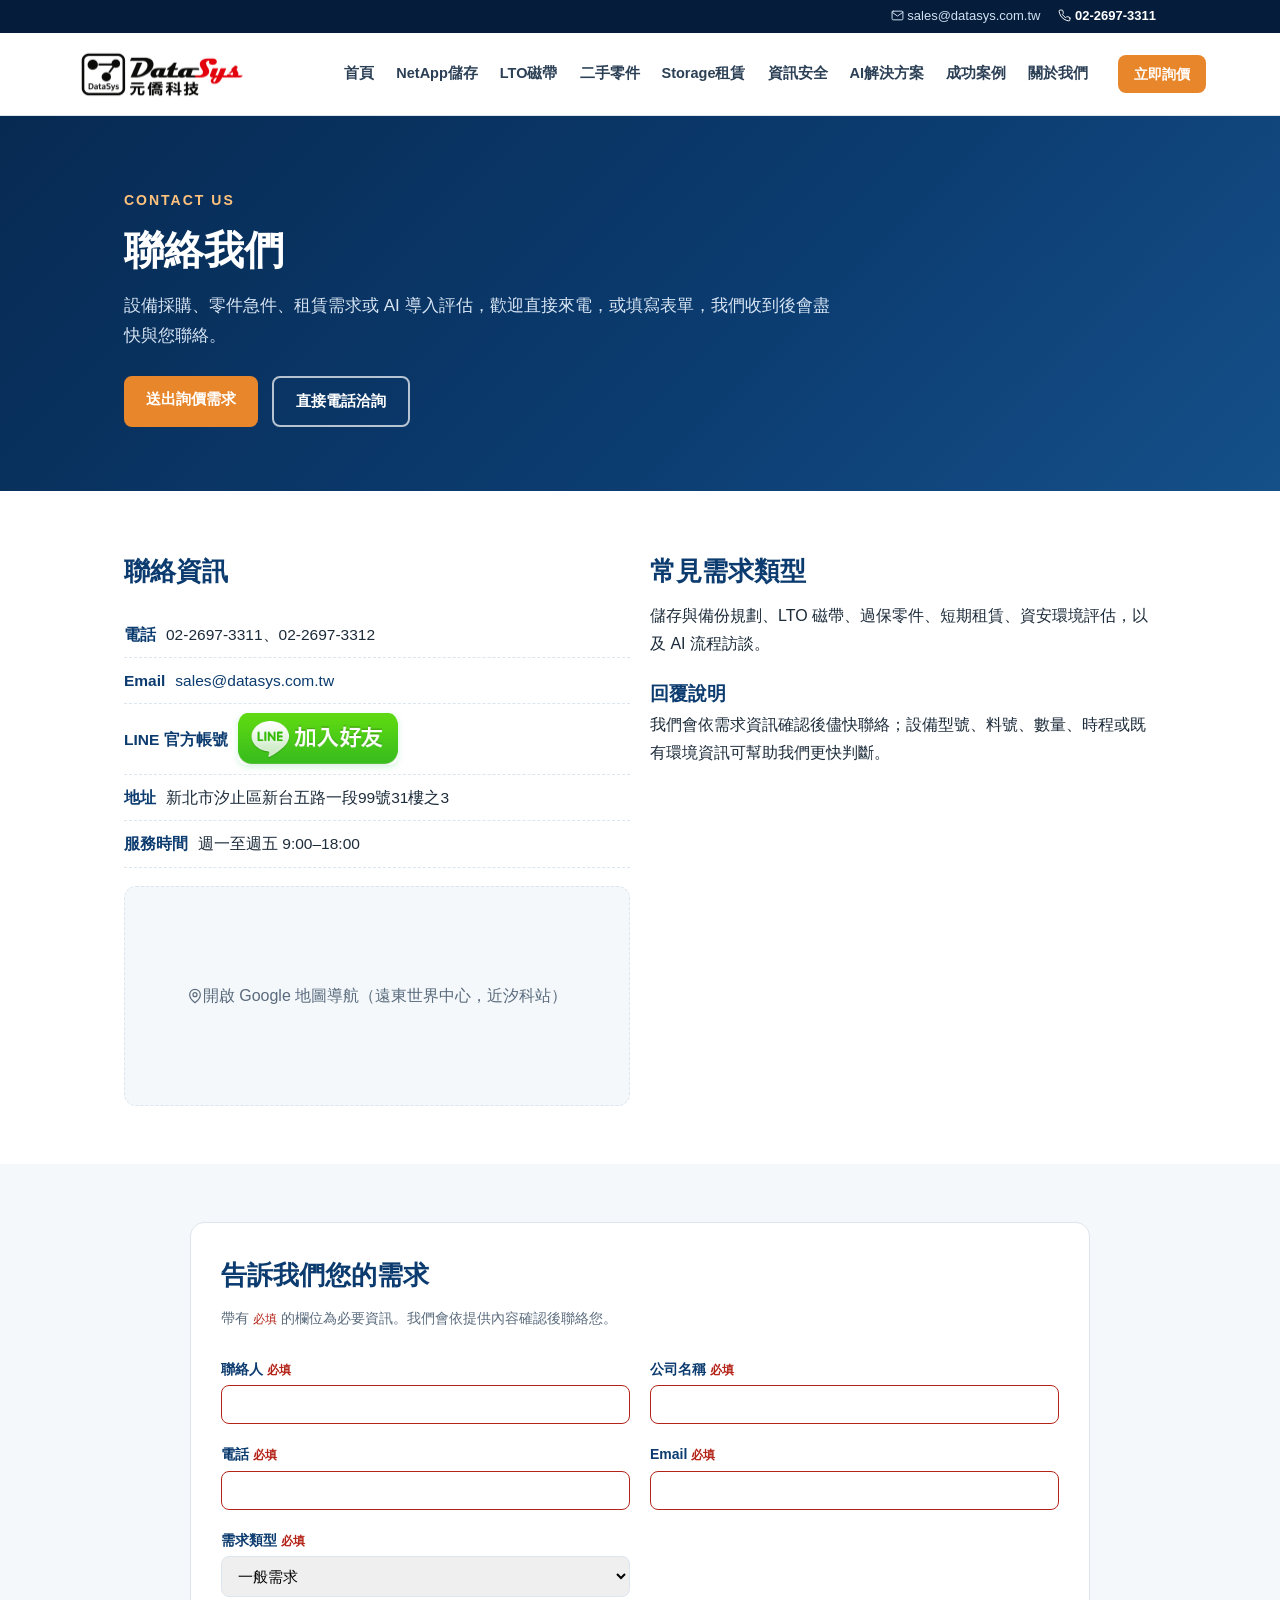
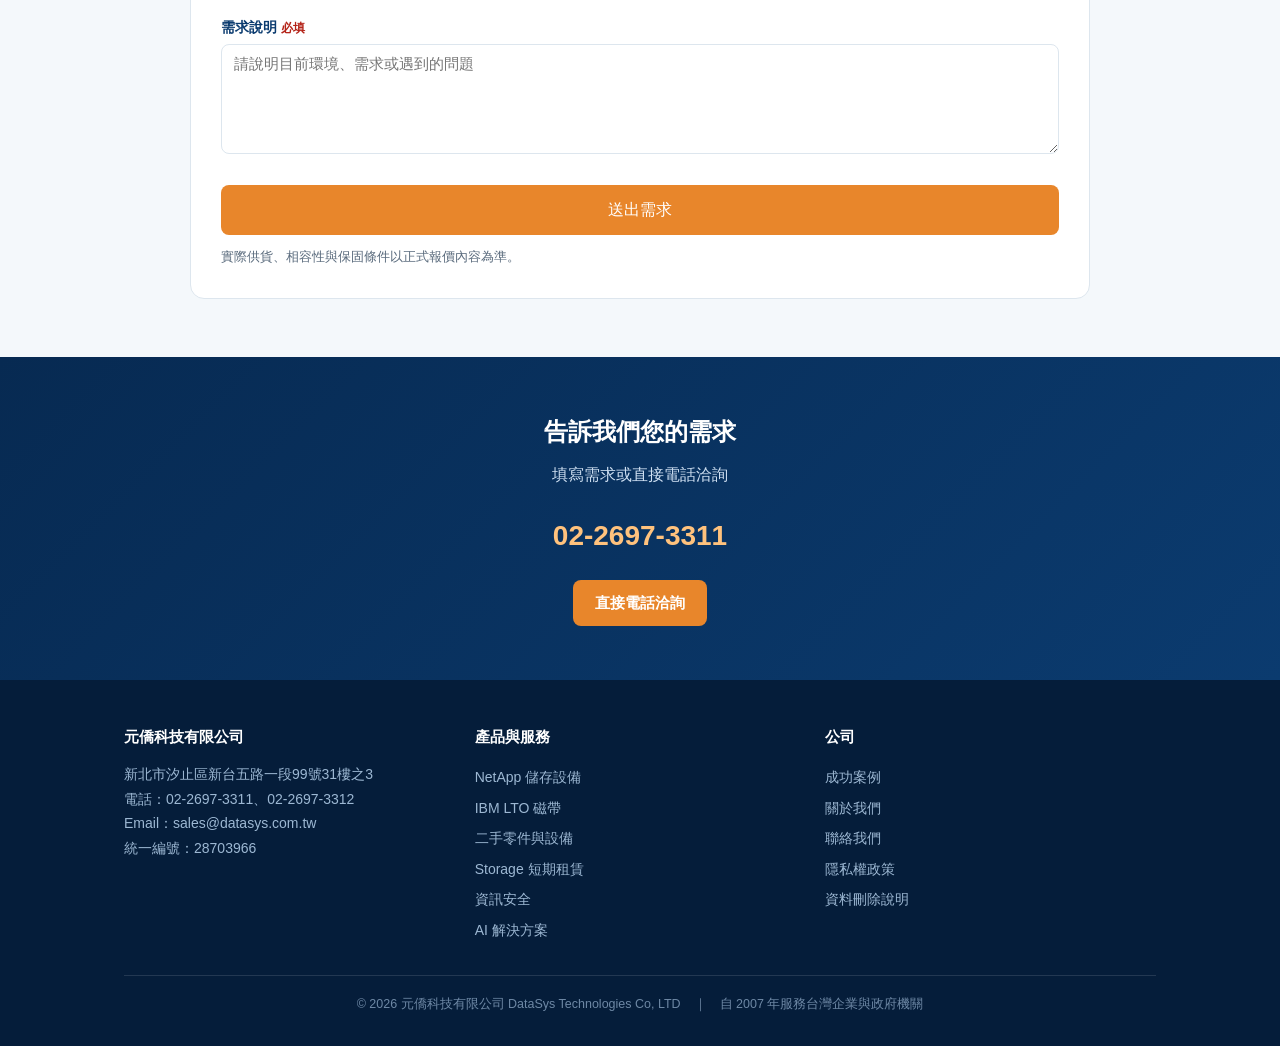
<file: site/contact.html>
<!DOCTYPE html>
<html lang="zh-Hant">
<head>
<!-- Google tag (gtag.js) -->
<script async src="https://www.googletagmanager.com/gtag/js?id=G-SCW4XLP4TN"></script>
<script>
  window.dataLayer = window.dataLayer || [];
  function gtag(){dataLayer.push(arguments);}
  gtag('js', new Date());
  gtag('config', 'G-SCW4XLP4TN');
</script>
<!-- End Google tag -->
<meta charset="utf-8">
<meta name="viewport" content="width=device-width,initial-scale=1">
<title>聯絡我們｜詢價專線 02-2697-3311｜元僑科技</title>
<meta name="description" content="NetApp 儲存、LTO 磁帶、二手零件、Storage 租賃詢價——電話 02-2697-3311，或填寫表單，我們將盡快回覆。">
<link rel="stylesheet" href="style.css?v=20261110">
<link rel="canonical" href="https://www.datasys.com.tw/contact.html">
<meta property="og:type" content="website">
<meta property="og:site_name" content="元僑科技 DataSys">
<meta property="og:locale" content="zh_TW">
<meta property="og:title" content="聯絡我們｜詢價專線 02-2697-3311｜元僑科技">
<meta property="og:description" content="NetApp 儲存、LTO 磁帶、二手零件、Storage 租賃詢價——電話 02-2697-3311，或填寫表單，我們將盡快回覆。">
<meta property="og:url" content="https://www.datasys.com.tw/contact.html">
<meta property="og:image" content="https://www.datasys.com.tw/image/og-image.jpg">
<meta name="twitter:card" content="summary_large_image">
<meta name="twitter:title" content="聯絡我們｜詢價專線 02-2697-3311｜元僑科技">
<meta name="twitter:description" content="NetApp 儲存、LTO 磁帶、二手零件、Storage 租賃詢價——電話 02-2697-3311，或填寫表單，我們將盡快回覆。">
<meta name="twitter:image" content="https://www.datasys.com.tw/image/og-image.jpg">
<link rel="icon" type="image/png" href="image/favicon-32.png">
<link rel="apple-touch-icon" href="image/apple-touch-icon.png">
<link rel="alternate icon" type="image/png" href="image/favicon-192.png">
<script type="application/ld+json" data-gen="inject_jsonld">
{"@context":"https://schema.org","@graph":[{"@type":"Organization","@id":"https://www.datasys.com.tw/#organization","name":"元僑科技有限公司","alternateName":["元僑科技","DataSys Technologies Co, LTD"],"url":"https://www.datasys.com.tw/","logo":"https://www.datasys.com.tw/image/datasys-logo.png","foundingDate":"2007","identifier":{"@type":"PropertyValue","name":"統一編號","value":"28703966"},"email":"sales@datasys.com.tw","telephone":"+886-2-2697-3311","address":{"@type":"PostalAddress","addressCountry":"TW","addressRegion":"新北市","addressLocality":"汐止區","streetAddress":"新台五路一段99號31樓之3"},"sameAs":["https://www.netapp.com/partners/partner-connect/datasys-technology-co-ltd"]},{"@type":"LocalBusiness","@id":"https://www.datasys.com.tw/#localbusiness","name":"元僑科技有限公司","url":"https://www.datasys.com.tw/","telephone":"+886-2-2697-3311","email":"sales@datasys.com.tw","address":{"@type":"PostalAddress","addressCountry":"TW","addressRegion":"新北市","addressLocality":"汐止區","streetAddress":"新台五路一段99號31樓之3"}},{"@type":"WebSite","@id":"https://www.datasys.com.tw/#website","url":"https://www.datasys.com.tw/","name":"元僑科技","inLanguage":"zh-Hant","publisher":{"@id":"https://www.datasys.com.tw/#organization"}},{"@type":"BreadcrumbList","itemListElement":[{"@type":"ListItem","position":1,"name":"首頁","item":"https://www.datasys.com.tw/"},{"@type":"ListItem","position":2,"name":"聯絡我們","item":"https://www.datasys.com.tw/contact.html"}]}]}
</script>
</head>
<body>
<header>
<div class="topbar"><div class="wrap"><span><svg class="i" viewBox="0 0 24 24" fill="none" stroke="currentColor" stroke-width="1.8" stroke-linecap="round" stroke-linejoin="round"><rect x="2" y="4" width="20" height="16" rx="2"/><path d="m22 6-10 7L2 6"/></svg> sales@datasys.com.tw</span><a href="tel:0226973311"><svg class="i" viewBox="0 0 24 24" fill="none" stroke="currentColor" stroke-width="1.8" stroke-linecap="round" stroke-linejoin="round"><path d="M22 16.9v3a2 2 0 0 1-2.2 2 19.8 19.8 0 0 1-8.6-3.1 19.5 19.5 0 0 1-6-6A19.8 19.8 0 0 1 2.1 4.2 2 2 0 0 1 4.1 2h3a2 2 0 0 1 2 1.7c.1 1 .4 2 .7 2.9a2 2 0 0 1-.5 2.1L8.1 9.9a16 16 0 0 0 6 6l1.2-1.2a2 2 0 0 1 2.1-.5c.9.3 1.9.6 2.9.7a2 2 0 0 1 1.7 2z"/></svg> 02-2697-3311</a></div></div>
<div class="navrow">
  <a class="logo" href="/" aria-label="元僑科技首頁"><img src="image/datasys-logo.png?v=20261110" alt="元僑科技 DataSys" width="130" height="43"></a>
  <nav><a href="/" class="">首頁</a><a href="netapp.html" class="">NetApp儲存</a><a href="lto.html" class="">LTO磁帶</a><a href="parts.html" class="">二手零件</a><a href="rental.html" class="">Storage租賃</a><a href="security.html" class="">資訊安全</a><a href="ai.html" class="">AI解決方案</a><a href="cases.html" class="">成功案例</a><a href="about.html" class="">關於我們</a></nav>
  <button class="burger" aria-label="開啟選單" onclick="this.closest('header').querySelector('nav').classList.toggle('open')"><svg class="i" viewBox="0 0 24 24" fill="none" stroke="currentColor" stroke-width="1.8" stroke-linecap="round" stroke-linejoin="round"><path d="M4 6h16M4 12h16M4 18h16"/></svg></button>
  <a class="btn sm" href="contact.html">立即詢價</a>
</div>
</header>

<section class="hero"><div class="wrap">
<p class="kicker">CONTACT US</p>
<h1>聯絡我們</h1>
<p class="lead">設備採購、零件急件、租賃需求或 AI 導入評估，歡迎直接來電，或填寫表單，我們收到後會盡快與您聯絡。</p>
<div class="cta-row"><a class="btn" data-cta-location="hero" href="#inquiry">送出詢價需求</a><a class="btn ghost" data-cta-location="hero" href="tel:0226973311">直接電話洽詢</a></div>
</div></section>

<section class="sec"><div class="wrap"><div class="grid g2">
<div>
<h2>聯絡資訊</h2>
<ul class="info-list" style="margin-top:18px">
<li><b>電話</b>02-2697-3311、02-2697-3312</li>
<li><b>Email</b><a href="mailto:sales@datasys.com.tw">sales@datasys.com.tw</a></li>
<li class="line-contact"><b>LINE 官方帳號</b><a class="line-add-button" href="https://line.me/R/ti/p/@758gjhvi" target="_blank" rel="noopener noreferrer"><img src="image/line-add-friend.png" loading="lazy" width="300" height="200" alt="加入元僑科技 LINE 官方帳號"></a></li>
<li><b>地址</b>新北市汐止區新台五路一段99號31樓之3</li>
<li><b>服務時間</b>週一至週五 9:00–18:00</li>
</ul>
<a class="map-ph" href="https://www.google.com/maps/search/?api=1&amp;query=新北市汐止區新台五路一段99號31樓之3" target="_blank" rel="noopener noreferrer"><svg class="i" viewBox="0 0 24 24" fill="none" stroke="currentColor" stroke-width="1.8" stroke-linecap="round" stroke-linejoin="round"><path d="M20 10c0 6-8 12-8 12s-8-6-8-12a8 8 0 0 1 16 0z"/><circle cx="12" cy="10" r="3"/></svg> 開啟 Google 地圖導航（遠東世界中心，近汐科站）</a>
</div>
<div><h2>常見需求類型</h2><p>儲存與備份規劃、LTO 磁帶、過保零件、短期租賃、資安環境評估，以及 AI 流程訪談。</p><h3 style="margin-top:20px;color:var(--navy)">回覆說明</h3><p>我們會依需求資訊確認後儘快聯絡；設備型號、料號、數量、時程或既有環境資訊可幫助我們更快判斷。</p></div>
</div></div></section>
<section class="sec soft" id="inquiry"><div class="wrap"><div data-inquiry-form="general"></div></div></section>
<section class="cta-band"><div class="wrap">
<h2>告訴我們您的需求</h2>
<p>填寫需求或直接電話洽詢</p>
<a class="phone" href="tel:0226973311">02-2697-3311</a>
<a class="btn" href="tel:0226973311" data-cta-location="footer">直接電話洽詢</a>
</div></section>
<footer><div class="wrap"><div class="grid g3">
<div><h4>元僑科技有限公司</h4>
<p>新北市汐止區新台五路一段99號31樓之3<br>電話：02-2697-3311、02-2697-3312<br>Email：sales@datasys.com.tw<br>統一編號：28703966</p></div>
<div><h4>產品與服務</h4><a href="netapp.html">NetApp 儲存設備</a><a href="lto.html">IBM LTO 磁帶</a><a href="parts.html">二手零件與設備</a><a href="rental.html">Storage 短期租賃</a><a href="security.html">資訊安全</a><a href="ai.html">AI 解決方案</a></div>
<div><h4>公司</h4><a href="cases.html">成功案例</a><a href="about.html">關於我們</a><a href="contact.html">聯絡我們</a></div>
</div><div class="copy">© 2026 元僑科技有限公司 DataSys Technologies Co, LTD　｜　自 2007 年服務台灣企業與政府機關</div></div></footer>
<script src="site-common.js?v=20261018.2" defer></script><script src="inquiry-form.js?v=20261110" defer></script>
</body>
</html>
</file>
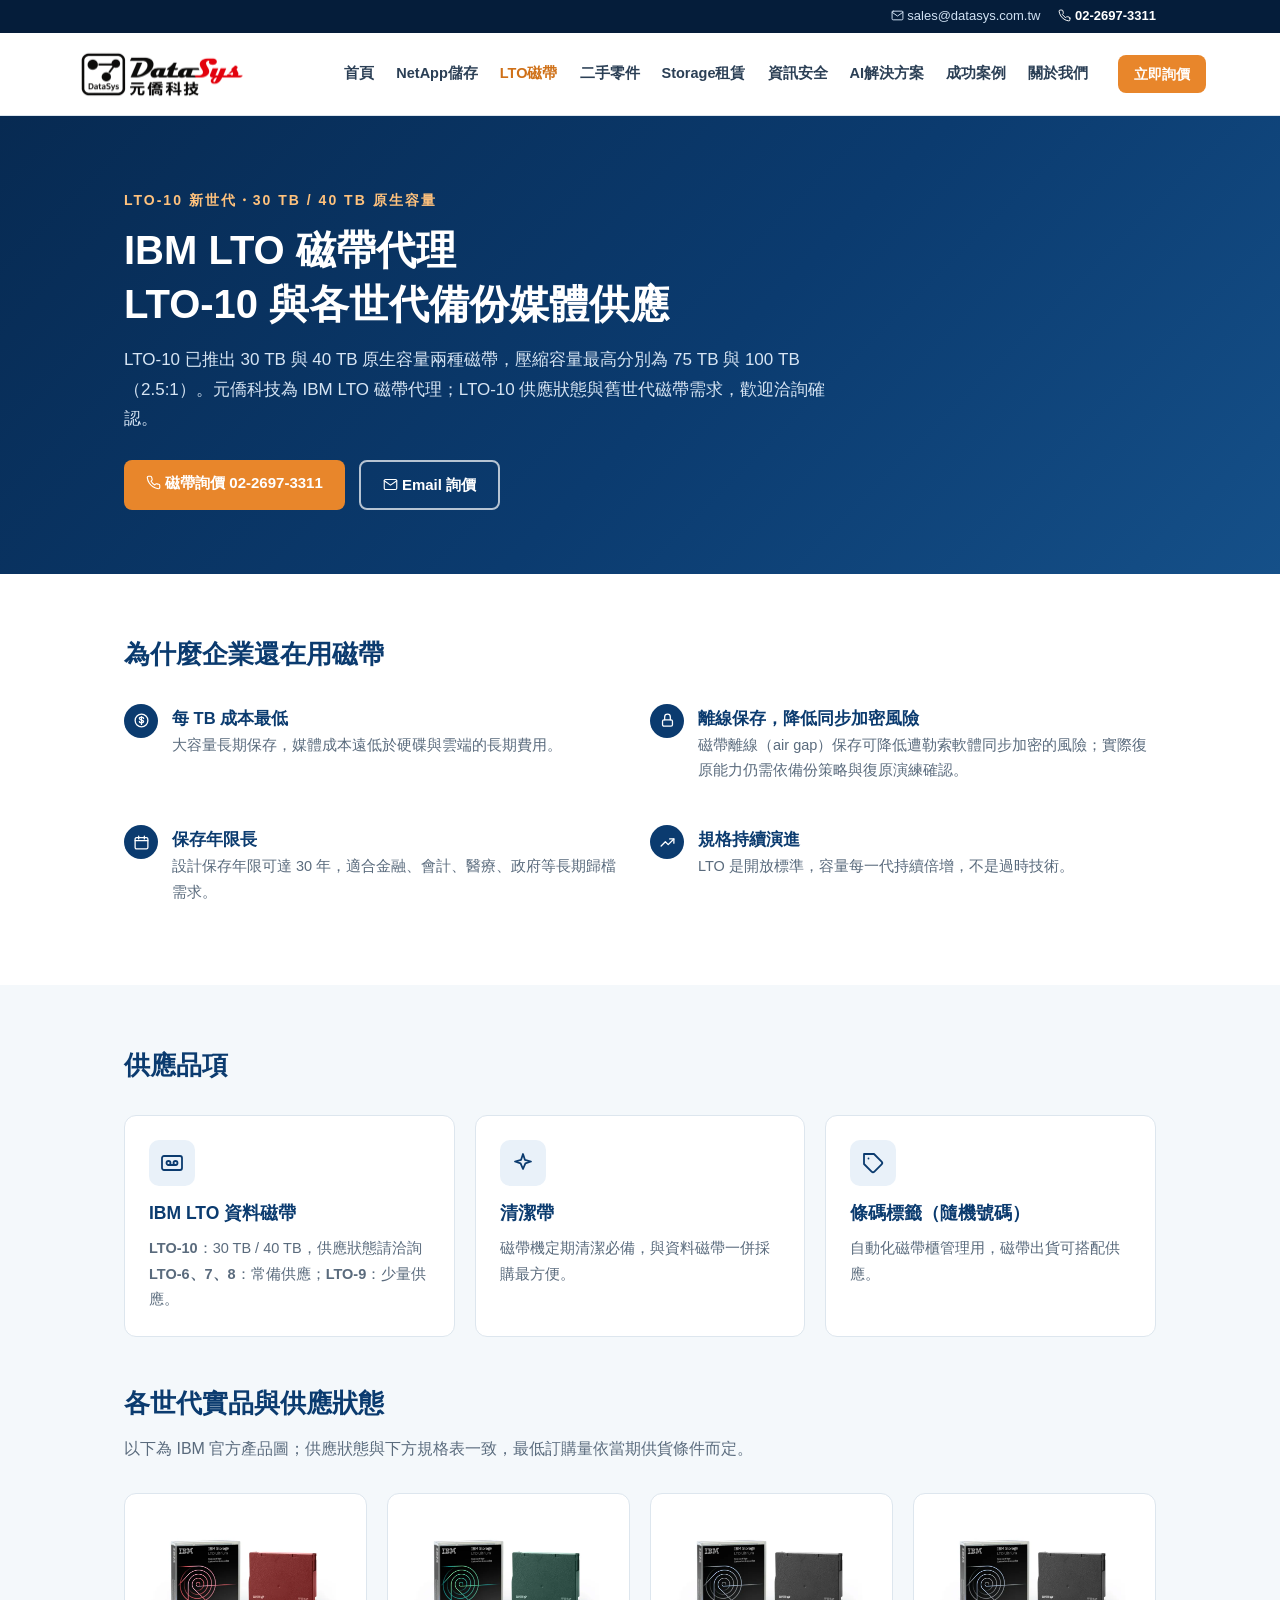
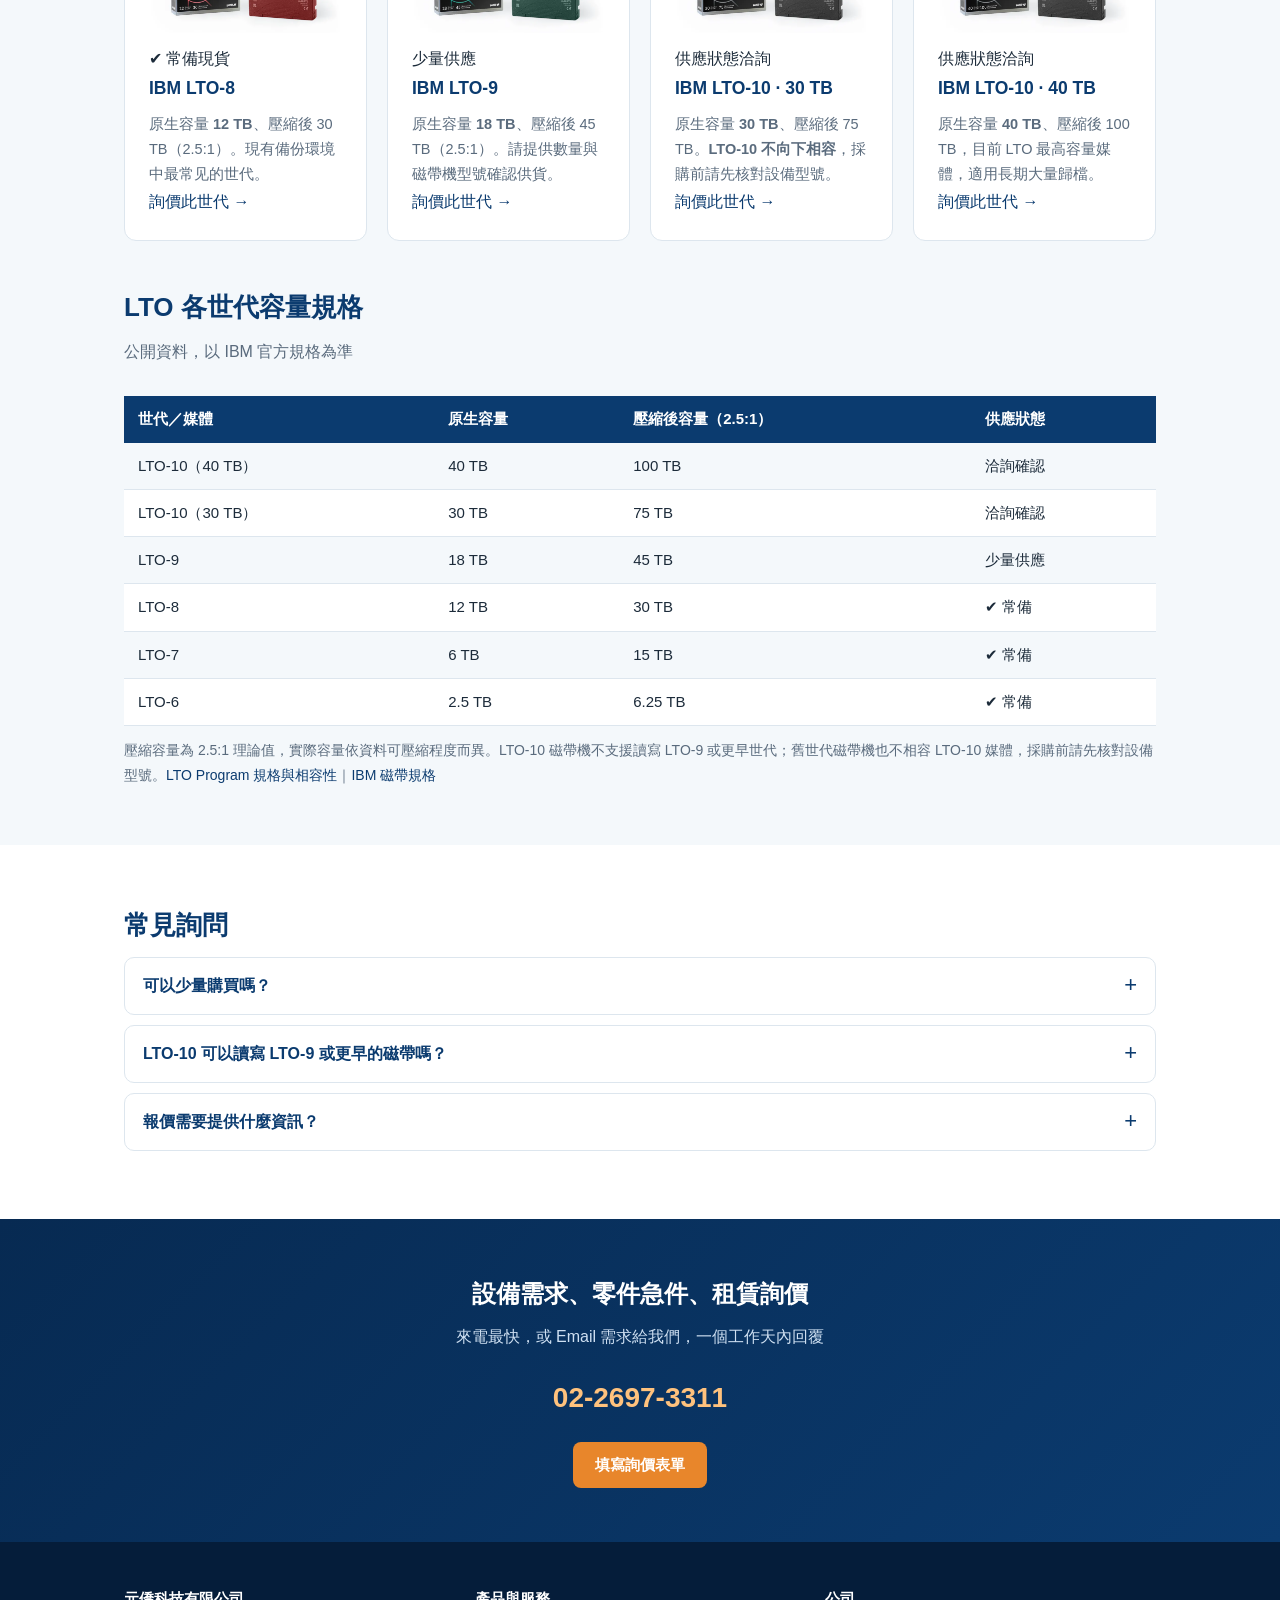
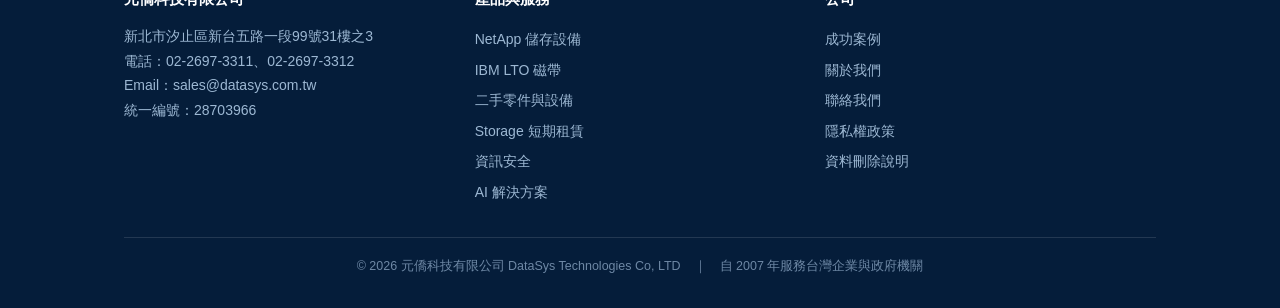
<file: site/lto.html>
<!DOCTYPE html>
<html lang="zh-Hant">
<head>
<!-- Google tag (gtag.js) -->
<script async src="https://www.googletagmanager.com/gtag/js?id=G-SCW4XLP4TN"></script>
<script>
  window.dataLayer = window.dataLayer || [];
  function gtag(){dataLayer.push(arguments);}
  gtag('js', new Date());
  gtag('config', 'G-SCW4XLP4TN');
</script>
<!-- End Google tag -->
<meta charset="utf-8">
<meta name="viewport" content="width=device-width,initial-scale=1">
<title>IBM LTO 磁帶代理｜LTO-10 30/40TB、LTO-6/7/8/9｜元僑科技</title>
<meta name="description" content="元僑科技為 IBM LTO 磁帶代理，提供 LTO-10 30TB/40TB 規格資訊與各世代磁帶詢價；並供應清潔帶、條碼標籤。購買前請確認 LTO-10 不向下相容。詢價：02-2697-3311。">
<link rel="stylesheet" href="style.css?v=20261110">
<link rel="canonical" href="https://www.datasys.com.tw/lto.html">
<meta property="og:type" content="website">
<meta property="og:site_name" content="元僑科技 DataSys">
<meta property="og:locale" content="zh_TW">
<meta property="og:title" content="IBM LTO 磁帶代理｜LTO-10 30/40TB、LTO-6/7/8/9｜元僑科技">
<meta property="og:description" content="元僑科技為 IBM LTO 磁帶代理，提供 LTO-10 30TB/40TB 規格資訊與各世代磁帶詢價；並供應清潔帶、條碼標籤。購買前請確認 LTO-10 不向下相容。詢價：02-2697-3311。">
<meta property="og:url" content="https://www.datasys.com.tw/lto.html">
<meta property="og:image" content="https://www.datasys.com.tw/image/og-image.jpg">
<meta name="twitter:card" content="summary_large_image">
<meta name="twitter:title" content="IBM LTO 磁帶代理｜LTO-10 30/40TB、LTO-6/7/8/9｜元僑科技">
<meta name="twitter:description" content="元僑科技為 IBM LTO 磁帶代理，提供 LTO-10 30TB/40TB 規格資訊與各世代磁帶詢價；並供應清潔帶、條碼標籤。購買前請確認 LTO-10 不向下相容。詢價：02-2697-3311。">
<meta name="twitter:image" content="https://www.datasys.com.tw/image/og-image.jpg">
<link rel="icon" type="image/png" href="image/favicon-32.png">
<link rel="apple-touch-icon" href="image/apple-touch-icon.png">
<link rel="alternate icon" type="image/png" href="image/favicon-192.png">
<script type="application/ld+json" data-gen="inject_jsonld">
{"@context":"https://schema.org","@graph":[{"@type":"Organization","@id":"https://www.datasys.com.tw/#organization","name":"元僑科技有限公司","alternateName":["元僑科技","DataSys Technologies Co, LTD"],"url":"https://www.datasys.com.tw/","logo":"https://www.datasys.com.tw/image/datasys-logo.png","foundingDate":"2007","identifier":{"@type":"PropertyValue","name":"統一編號","value":"28703966"},"email":"sales@datasys.com.tw","telephone":"+886-2-2697-3311","address":{"@type":"PostalAddress","addressCountry":"TW","addressRegion":"新北市","addressLocality":"汐止區","streetAddress":"新台五路一段99號31樓之3"},"sameAs":["https://www.netapp.com/partners/partner-connect/datasys-technology-co-ltd"]},{"@type":"LocalBusiness","@id":"https://www.datasys.com.tw/#localbusiness","name":"元僑科技有限公司","url":"https://www.datasys.com.tw/","telephone":"+886-2-2697-3311","email":"sales@datasys.com.tw","address":{"@type":"PostalAddress","addressCountry":"TW","addressRegion":"新北市","addressLocality":"汐止區","streetAddress":"新台五路一段99號31樓之3"}},{"@type":"WebSite","@id":"https://www.datasys.com.tw/#website","url":"https://www.datasys.com.tw/","name":"元僑科技","inLanguage":"zh-Hant","publisher":{"@id":"https://www.datasys.com.tw/#organization"}},{"@type":"Service","name":"IBM LTO 磁帶供應","provider":{"@id":"https://www.datasys.com.tw/#organization"},"areaServed":{"@type":"Country","name":"Taiwan"},"url":"https://www.datasys.com.tw/lto.html"},{"@type":"BreadcrumbList","itemListElement":[{"@type":"ListItem","position":1,"name":"首頁","item":"https://www.datasys.com.tw/"},{"@type":"ListItem","position":2,"name":"IBM LTO 磁帶代理LTO-10 與各世代備份媒體供應","item":"https://www.datasys.com.tw/lto.html"}]},{"@type":"FAQPage","mainEntity":[{"@type":"Question","name":"可以少量購買嗎？","acceptedAnswer":{"@type":"Answer","text":"最低訂購量依磁帶世代與當期供貨條件而定，請提供需要的規格與數量確認。"}},{"@type":"Question","name":"LTO-10 可以讀寫 LTO-9 或更早的磁帶嗎？","acceptedAnswer":{"@type":"Answer","text":"不可以。LTO-10 磁帶機不支援讀寫 LTO-9 或更早世代媒體；LTO-9 及更早世代磁帶機也不能讀寫 LTO-10 磁帶。LTO-10 的 30 TB 與 40 TB 媒體皆供 LTO-10 磁帶機使用。升級前請先確認磁帶機及磁帶櫃型號。"}},{"@type":"Question","name":"報價需要提供什麼資訊？","acceptedAnswer":{"@type":"Answer","text":"請提供磁帶世代／容量（例如 LTO-10 40 TB）與數量；不確定規格的話，告訴我們磁帶機或磁帶櫃型號，我們協助確認。"}}]}]}
</script>
</head>
<body>
<header>
<div class="topbar"><div class="wrap"><span><svg class="i" viewBox="0 0 24 24" fill="none" stroke="currentColor" stroke-width="1.8" stroke-linecap="round" stroke-linejoin="round"><rect x="2" y="4" width="20" height="16" rx="2"/><path d="m22 6-10 7L2 6"/></svg> sales@datasys.com.tw</span><a href="tel:0226973311"><svg class="i" viewBox="0 0 24 24" fill="none" stroke="currentColor" stroke-width="1.8" stroke-linecap="round" stroke-linejoin="round"><path d="M22 16.9v3a2 2 0 0 1-2.2 2 19.8 19.8 0 0 1-8.6-3.1 19.5 19.5 0 0 1-6-6A19.8 19.8 0 0 1 2.1 4.2 2 2 0 0 1 4.1 2h3a2 2 0 0 1 2 1.7c.1 1 .4 2 .7 2.9a2 2 0 0 1-.5 2.1L8.1 9.9a16 16 0 0 0 6 6l1.2-1.2a2 2 0 0 1 2.1-.5c.9.3 1.9.6 2.9.7a2 2 0 0 1 1.7 2z"/></svg> 02-2697-3311</a></div></div>
<div class="navrow">
  <a class="logo" href="/" aria-label="元僑科技首頁"><img src="image/datasys-logo.png?v=20261110" alt="元僑科技 DataSys" width="130" height="43"></a>
  <nav><a href="/" class="">首頁</a><a href="netapp.html" class="">NetApp儲存</a><a href="lto.html" class="on">LTO磁帶</a><a href="parts.html" class="">二手零件</a><a href="rental.html" class="">Storage租賃</a><a href="security.html" class="">資訊安全</a><a href="ai.html" class="">AI解決方案</a><a href="cases.html" class="">成功案例</a><a href="about.html" class="">關於我們</a></nav>
  <button class="burger" aria-label="開啟選單" onclick="this.closest('header').querySelector('nav').classList.toggle('open')"><svg class="i" viewBox="0 0 24 24" fill="none" stroke="currentColor" stroke-width="1.8" stroke-linecap="round" stroke-linejoin="round"><path d="M4 6h16M4 12h16M4 18h16"/></svg></button>
  <a class="btn sm" href="contact.html">立即詢價</a>
</div>
</header>

<section class="hero"><div class="wrap">
<p class="kicker">LTO-10 新世代・30 TB / 40 TB 原生容量</p>
<h1>IBM LTO 磁帶代理<br>LTO-10 與各世代備份媒體供應</h1>
<p class="lead">LTO-10 已推出 30 TB 與 40 TB 原生容量兩種磁帶，壓縮容量最高分別為 75 TB 與 100 TB（2.5:1）。元僑科技為 IBM LTO 磁帶代理；LTO-10 供應狀態與舊世代磁帶需求，歡迎洽詢確認。</p>
<div class="cta-row"><a class="btn" href="tel:0226973311"><svg class="i" viewBox="0 0 24 24" fill="none" stroke="currentColor" stroke-width="1.8" stroke-linecap="round" stroke-linejoin="round"><path d="M22 16.9v3a2 2 0 0 1-2.2 2 19.8 19.8 0 0 1-8.6-3.1 19.5 19.5 0 0 1-6-6A19.8 19.8 0 0 1 2.1 4.2 2 2 0 0 1 4.1 2h3a2 2 0 0 1 2 1.7c.1 1 .4 2 .7 2.9a2 2 0 0 1-.5 2.1L8.1 9.9a16 16 0 0 0 6 6l1.2-1.2a2 2 0 0 1 2.1-.5c.9.3 1.9.6 2.9.7a2 2 0 0 1 1.7 2z"/></svg> 磁帶詢價 02-2697-3311</a><a class="btn ghost" href="contact.html"><svg class="i" viewBox="0 0 24 24" fill="none" stroke="currentColor" stroke-width="1.8" stroke-linecap="round" stroke-linejoin="round"><rect x="2" y="4" width="20" height="16" rx="2"/><path d="m22 6-10 7L2 6"/></svg> Email 詢價</a></div>
</div></section>

<section class="sec"><div class="wrap">
<h2>為什麼企業還在用磁帶</h2>
<div class="grid g2" style="margin-top:26px">
<div class="feat"><div class="n"><svg class="i" viewBox="0 0 24 24" fill="none" stroke="currentColor" stroke-width="1.8" stroke-linecap="round" stroke-linejoin="round"><circle cx="12" cy="12" r="9"/><path d="M12 6.5v11M15 9.2c0-1.2-1.3-1.9-3-1.9s-3 .7-3 1.9 1.2 1.7 3 2.1 3 .9 3 2.1-1.3 1.9-3 1.9-3-.7-3-1.9"/></svg></div><div><h3>每 TB 成本最低</h3><p>大容量長期保存，媒體成本遠低於硬碟與雲端的長期費用。</p></div></div>
<div class="feat"><div class="n"><svg class="i" viewBox="0 0 24 24" fill="none" stroke="currentColor" stroke-width="1.8" stroke-linecap="round" stroke-linejoin="round"><rect x="5" y="11" width="14" height="9" rx="2"/><path d="M8 11V7a4 4 0 0 1 8 0v4"/></svg></div><div><h3>離線保存，降低同步加密風險</h3><p>磁帶離線（air gap）保存可降低遭勒索軟體同步加密的風險；實際復原能力仍需依備份策略與復原演練確認。</p></div></div>
<div class="feat"><div class="n"><svg class="i" viewBox="0 0 24 24" fill="none" stroke="currentColor" stroke-width="1.8" stroke-linecap="round" stroke-linejoin="round"><rect x="3" y="5" width="18" height="16" rx="2"/><path d="M3 9.5h18M8 3v4M16 3v4"/></svg></div><div><h3>保存年限長</h3><p>設計保存年限可達 30 年，適合金融、會計、醫療、政府等長期歸檔需求。</p></div></div>
<div class="feat"><div class="n"><svg class="i" viewBox="0 0 24 24" fill="none" stroke="currentColor" stroke-width="1.8" stroke-linecap="round" stroke-linejoin="round"><path d="m3 17 6-6 4 4 8-8"/><path d="M15 7h6v6"/></svg></div><div><h3>規格持續演進</h3><p>LTO 是開放標準，容量每一代持續倍增，不是過時技術。</p></div></div>
</div></div></section>

<section class="sec soft"><div class="wrap">
<h2>供應品項</h2>
<div class="grid g3" style="margin-top:26px">
<div class="card"><div class="ico"><svg class="i" viewBox="0 0 24 24" fill="none" stroke="currentColor" stroke-width="1.8" stroke-linecap="round" stroke-linejoin="round"><rect x="2" y="5" width="20" height="14" rx="2"/><circle cx="8.5" cy="12" r="2"/><circle cx="15.5" cy="12" r="2"/><path d="M8.5 14h7"/></svg></div><h3>IBM LTO 資料磁帶</h3><p><b>LTO-10</b>：30 TB / 40 TB，供應狀態請洽詢<br><b>LTO-6、7、8</b>：常備供應；<b>LTO-9</b>：少量供應。</p></div>
<div class="card"><div class="ico"><svg class="i" viewBox="0 0 24 24" fill="none" stroke="currentColor" stroke-width="1.8" stroke-linecap="round" stroke-linejoin="round"><path d="M12 3l1.9 5.8L20 10.5l-5.6 1.9L12 18l-2.4-5.6L4 10.5l6.1-1.7L12 3z"/></svg></div><h3>清潔帶</h3><p>磁帶機定期清潔必備，與資料磁帶一併採購最方便。</p></div>
<div class="card"><div class="ico"><svg class="i" viewBox="0 0 24 24" fill="none" stroke="currentColor" stroke-width="1.8" stroke-linecap="round" stroke-linejoin="round"><path d="M20.6 13.4 13.4 20.6a2 2 0 0 1-2.8 0L3 13V3h10l7.6 7.6a2 2 0 0 1 0 2.8z"/><path d="M7.5 7.5h.01"/></svg></div><h3>條碼標籤（隨機號碼）</h3><p>自動化磁帶櫃管理用，磁帶出貨可搭配供應。</p></div>
</div>
<h2 style="margin-top:44px">各世代實品與供應狀態</h2>
<p class="sub">以下為 IBM 官方產品圖；供應狀態與下方規格表一致，最低訂購量依當期供貨條件而定。</p>
<div class="grid g4" style="margin-top:26px">
<div class="card"><img class="thumb" src="image/lto8-cartridge.webp?v=20261110" loading="lazy" width="760" height="454" alt="IBM LTO-8 資料磁帶盒，原生容量 12 TB 產品實品照"><div class="tag">✔ 常備現貨</div><h3>IBM LTO-8</h3><p>原生容量 <b>12 TB</b>、壓縮後 30 TB（2.5:1）。現有備份環境中最常见的世代。</p><a class="more" href="contact.html?service=lto">詢價此世代 →</a></div>
<div class="card"><img class="thumb" src="image/lto9-cartridge.webp?v=20261110" loading="lazy" width="760" height="454" alt="IBM LTO-9 資料磁帶盒，原生容量 18 TB 產品實品照"><div class="tag">少量供應</div><h3>IBM LTO-9</h3><p>原生容量 <b>18 TB</b>、壓縮後 45 TB（2.5:1）。請提供數量與磁帶機型號確認供貨。</p><a class="more" href="contact.html?service=lto">詢價此世代 →</a></div>
<div class="card"><img class="thumb" src="image/lto10-cartridge.webp?v=20261110" loading="lazy" width="760" height="454" alt="IBM LTO-10 30TB 資料磁帶盒產品實品照"><div class="tag">供應狀態洽詢</div><h3>IBM LTO-10 · 30 TB</h3><p>原生容量 <b>30 TB</b>、壓縮後 75 TB。<b>LTO-10 不向下相容</b>，採購前請先核對設備型號。</p><a class="more" href="contact.html?service=lto">詢價此世代 →</a></div>
<div class="card"><img class="thumb" src="image/lto10-40tb-cartridge.webp?v=20261110" loading="lazy" width="760" height="454" alt="IBM LTO-10 40TB 資料磁帶盒產品實品照"><div class="tag">供應狀態洽詢</div><h3>IBM LTO-10 · 40 TB</h3><p>原生容量 <b>40 TB</b>、壓縮後 100 TB，目前 LTO 最高容量媒體，適用長期大量歸檔。</p><a class="more" href="contact.html?service=lto">詢價此世代 →</a></div>
</div>
<h2 style="margin-top:44px">LTO 各世代容量規格</h2>
<p class="sub">公開資料，以 IBM 官方規格為準</p>
<table class="spec"><tr><th>世代／媒體</th><th>原生容量</th><th>壓縮後容量（2.5:1）</th><th>供應狀態</th></tr>
<tr><td>LTO-10（40 TB）</td><td>40 TB</td><td>100 TB</td><td>洽詢確認</td></tr>
<tr><td>LTO-10（30 TB）</td><td>30 TB</td><td>75 TB</td><td>洽詢確認</td></tr>
<tr><td>LTO-9</td><td>18 TB</td><td>45 TB</td><td>少量供應</td></tr>
<tr><td>LTO-8</td><td>12 TB</td><td>30 TB</td><td>✔ 常備</td></tr>
<tr><td>LTO-7</td><td>6 TB</td><td>15 TB</td><td>✔ 常備</td></tr>
<tr><td>LTO-6</td><td>2.5 TB</td><td>6.25 TB</td><td>✔ 常備</td></tr></table>
<p style="margin-top:12px;color:var(--muted);font-size:14px">壓縮容量為 2.5:1 理論值，實際容量依資料可壓縮程度而異。LTO-10 磁帶機不支援讀寫 LTO-9 或更早世代；舊世代磁帶機也不相容 LTO-10 媒體，採購前請先核對設備型號。<a href="https://www.lto.org/lto-10/" target="_blank" rel="noopener noreferrer">LTO Program 規格與相容性</a>｜<a href="https://www.ibm.com/products/lto-tape-media" target="_blank" rel="noopener noreferrer">IBM 磁帶規格</a></p>
</div></section>

<section class="sec"><div class="wrap">
<h2>常見詢問</h2>
<details class="faq"><summary>可以少量購買嗎？</summary><p>最低訂購量依磁帶世代與當期供貨條件而定，請提供需要的規格與數量確認。</p></details>
<details class="faq"><summary>LTO-10 可以讀寫 LTO-9 或更早的磁帶嗎？</summary><p>不可以。LTO-10 磁帶機不支援讀寫 LTO-9 或更早世代媒體；LTO-9 及更早世代磁帶機也不能讀寫 LTO-10 磁帶。LTO-10 的 30 TB 與 40 TB 媒體皆供 LTO-10 磁帶機使用。升級前請先確認磁帶機及磁帶櫃型號。</p></details>
<details class="faq"><summary>報價需要提供什麼資訊？</summary><p>請提供磁帶世代／容量（例如 LTO-10 40 TB）與數量；不確定規格的話，告訴我們磁帶機或磁帶櫃型號，我們協助確認。</p></details>
</div></section>
<section class="cta-band"><div class="wrap">
<h2>設備需求、零件急件、租賃詢價</h2>
<p>來電最快，或 Email 需求給我們，一個工作天內回覆</p>
<a class="phone" href="tel:0226973311">02-2697-3311</a>
<a class="btn" href="contact.html">填寫詢價表單</a>
</div></section>
<footer><div class="wrap"><div class="grid g3">
<div><h4>元僑科技有限公司</h4>
<p>新北市汐止區新台五路一段99號31樓之3<br>電話：02-2697-3311、02-2697-3312<br>Email：sales@datasys.com.tw<br>統一編號：28703966</p></div>
<div><h4>產品與服務</h4><a href="netapp.html">NetApp 儲存設備</a><a href="lto.html">IBM LTO 磁帶</a><a href="parts.html">二手零件與設備</a><a href="rental.html">Storage 短期租賃</a><a href="security.html">資訊安全</a><a href="ai.html">AI 解決方案</a></div>
<div><h4>公司</h4><a href="cases.html">成功案例</a><a href="about.html">關於我們</a><a href="contact.html">聯絡我們</a></div>
</div><div class="copy">© 2026 元僑科技有限公司 DataSys Technologies Co, LTD　｜　自 2007 年服務台灣企業與政府機關</div></div></footer>
<script src="site-common.js?v=20261018.2" defer></script><script src="inquiry-form.js?v=20261110" defer></script>
</body>
</html>
</file>
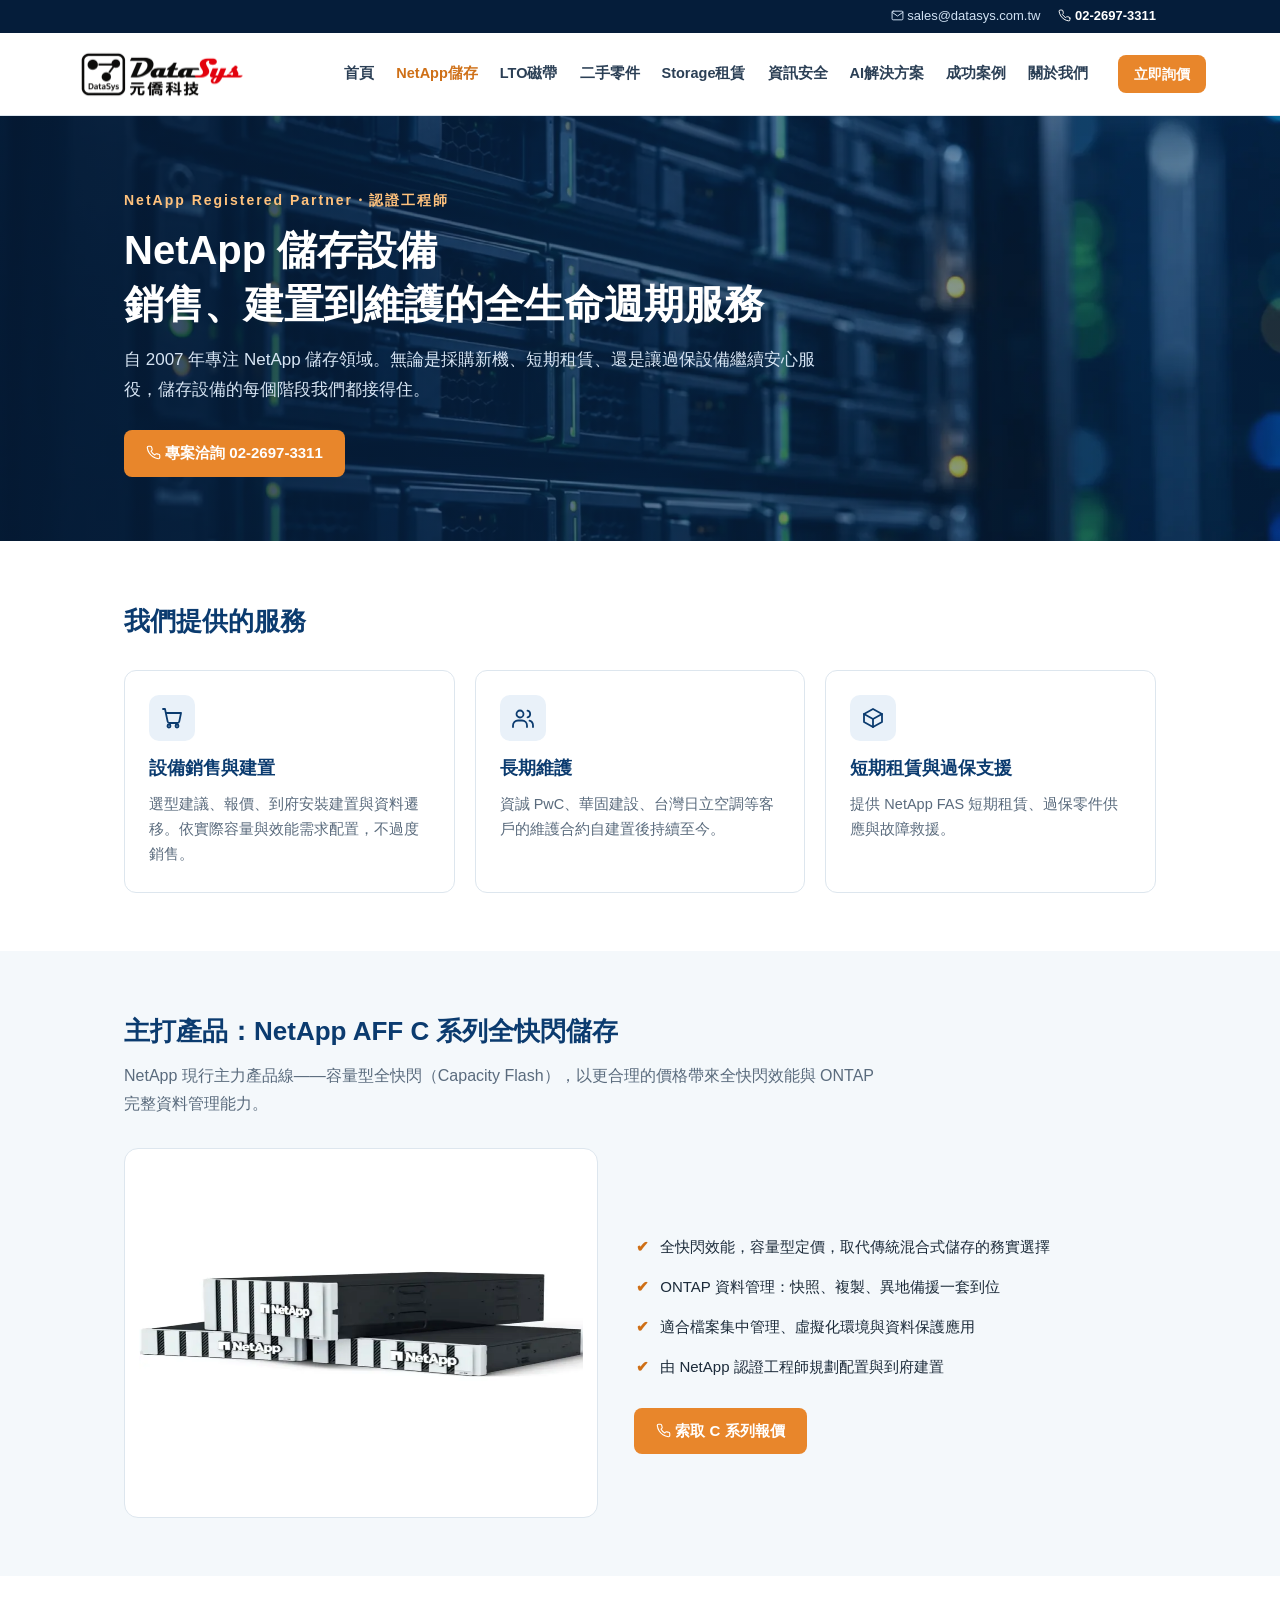
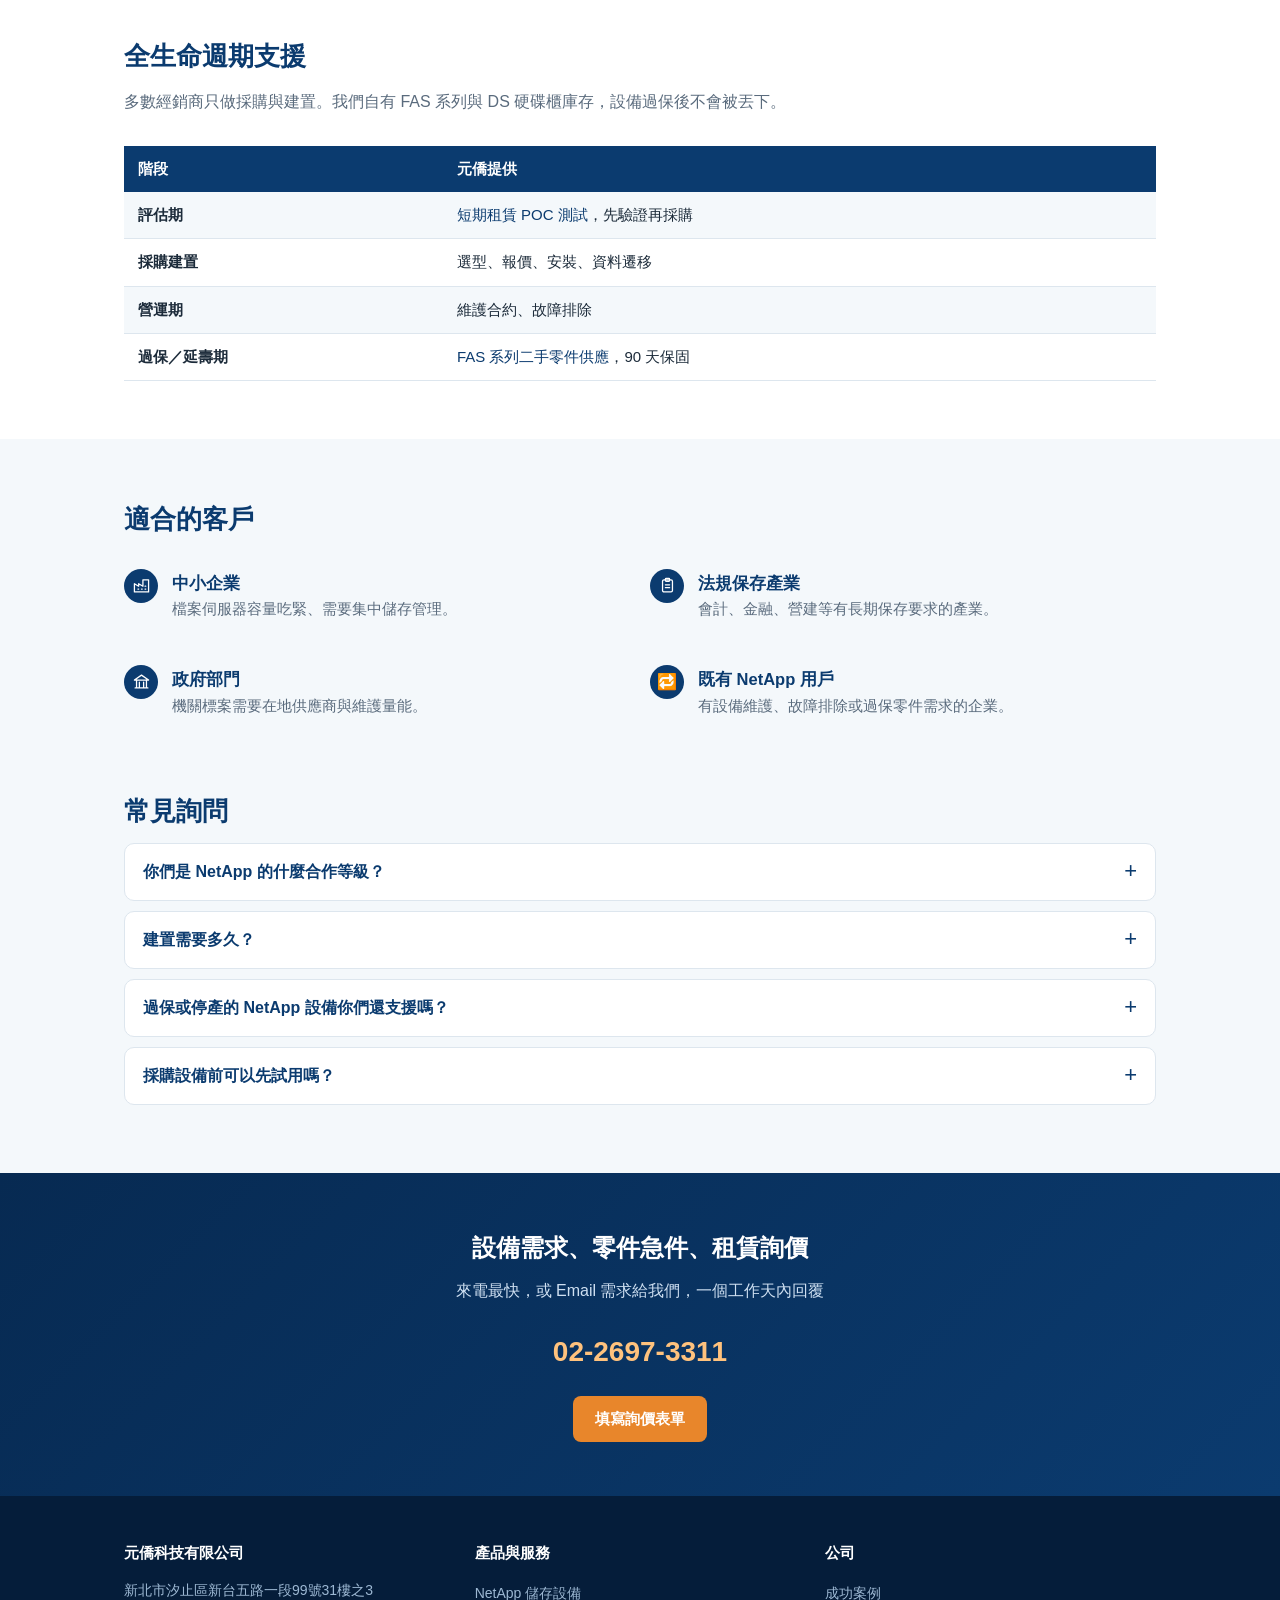
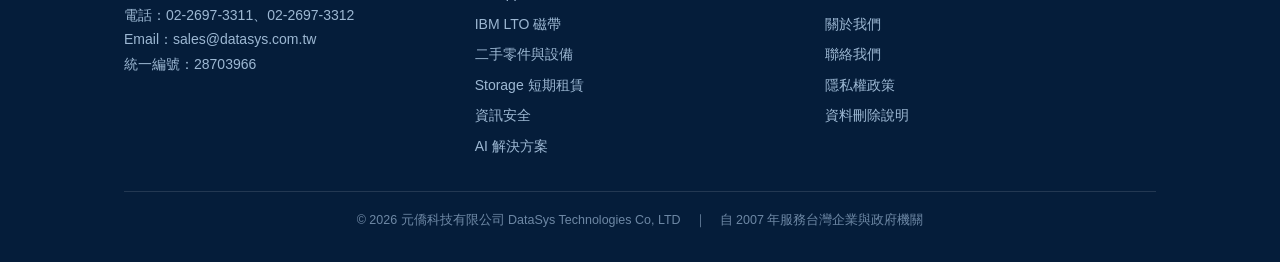
<file: site/netapp.html>
<!DOCTYPE html>
<html lang="zh-Hant">
<head>
<!-- Google tag (gtag.js) -->
<script async src="https://www.googletagmanager.com/gtag/js?id=G-SCW4XLP4TN"></script>
<script>
  window.dataLayer = window.dataLayer || [];
  function gtag(){dataLayer.push(arguments);}
  gtag('js', new Date());
  gtag('config', 'G-SCW4XLP4TN');
</script>
<!-- End Google tag -->
<meta charset="utf-8">
<meta name="viewport" content="width=device-width,initial-scale=1">
<title>NetApp 儲存設備銷售與建置｜認證工程師團隊｜元僑科技</title>
<meta name="description" content="NetApp 儲存設備銷售、建置規劃與長期維護。從新機採購、短期租賃到過保零件供應，全生命週期支援。詢價：02-2697-3311。">
<link rel="stylesheet" href="style.css?v=20261110">
<link rel="canonical" href="https://www.datasys.com.tw/netapp.html">
<meta property="og:type" content="website">
<meta property="og:site_name" content="元僑科技 DataSys">
<meta property="og:locale" content="zh_TW">
<meta property="og:title" content="NetApp 儲存設備銷售與建置｜認證工程師團隊｜元僑科技">
<meta property="og:description" content="NetApp 儲存設備銷售、建置規劃與長期維護。從新機採購、短期租賃到過保零件供應，全生命週期支援。詢價：02-2697-3311。">
<meta property="og:url" content="https://www.datasys.com.tw/netapp.html">
<meta property="og:image" content="https://www.datasys.com.tw/image/og-image.jpg">
<meta name="twitter:card" content="summary_large_image">
<meta name="twitter:title" content="NetApp 儲存設備銷售與建置｜認證工程師團隊｜元僑科技">
<meta name="twitter:description" content="NetApp 儲存設備銷售、建置規劃與長期維護。從新機採購、短期租賃到過保零件供應，全生命週期支援。詢價：02-2697-3311。">
<meta name="twitter:image" content="https://www.datasys.com.tw/image/og-image.jpg">
<link rel="icon" type="image/png" href="image/favicon-32.png">
<link rel="apple-touch-icon" href="image/apple-touch-icon.png">
<link rel="alternate icon" type="image/png" href="image/favicon-192.png">
<script type="application/ld+json" data-gen="inject_jsonld">
{"@context":"https://schema.org","@graph":[{"@type":"Organization","@id":"https://www.datasys.com.tw/#organization","name":"元僑科技有限公司","alternateName":["元僑科技","DataSys Technologies Co, LTD"],"url":"https://www.datasys.com.tw/","logo":"https://www.datasys.com.tw/image/datasys-logo.png","foundingDate":"2007","identifier":{"@type":"PropertyValue","name":"統一編號","value":"28703966"},"email":"sales@datasys.com.tw","telephone":"+886-2-2697-3311","address":{"@type":"PostalAddress","addressCountry":"TW","addressRegion":"新北市","addressLocality":"汐止區","streetAddress":"新台五路一段99號31樓之3"},"sameAs":["https://www.netapp.com/partners/partner-connect/datasys-technology-co-ltd"]},{"@type":"LocalBusiness","@id":"https://www.datasys.com.tw/#localbusiness","name":"元僑科技有限公司","url":"https://www.datasys.com.tw/","telephone":"+886-2-2697-3311","email":"sales@datasys.com.tw","address":{"@type":"PostalAddress","addressCountry":"TW","addressRegion":"新北市","addressLocality":"汐止區","streetAddress":"新台五路一段99號31樓之3"}},{"@type":"WebSite","@id":"https://www.datasys.com.tw/#website","url":"https://www.datasys.com.tw/","name":"元僑科技","inLanguage":"zh-Hant","publisher":{"@id":"https://www.datasys.com.tw/#organization"}},{"@type":"Service","name":"NetApp 儲存設備規劃與維護","provider":{"@id":"https://www.datasys.com.tw/#organization"},"areaServed":{"@type":"Country","name":"Taiwan"},"url":"https://www.datasys.com.tw/netapp.html"},{"@type":"BreadcrumbList","itemListElement":[{"@type":"ListItem","position":1,"name":"首頁","item":"https://www.datasys.com.tw/"},{"@type":"ListItem","position":2,"name":"NetApp 儲存設備銷售、建置到維護的全生命週期服務","item":"https://www.datasys.com.tw/netapp.html"}]},{"@type":"FAQPage","mainEntity":[{"@type":"Question","name":"你們是 NetApp 的什麼合作等級？","acceptedAnswer":{"@type":"Answer","text":"我們是 NetApp Registered Partner，並持有 NetApp 合格工程師認證。比起合作等級，更實際的參考是：我們自 2007 年專注 NetApp 領域近 20 年，資誠 PwC 等指標客戶的維護合約持續簽訂至今。"}},{"@type":"Question","name":"建置需要多久？","acceptedAnswer":{"@type":"Answer","text":"時程取決於設備型號、供貨狀況、容量與資料遷移範圍，完成需求評估後會提供預估時程。"}},{"@type":"Question","name":"過保或停產的 NetApp 設備你們還支援嗎？","acceptedAnswer":{"@type":"Answer","text":"支援。我們自有 FAS 系列與 DS 硬碟櫃庫存，提供過保後的二手零件供應（90 天保固）與故障救援；請提供設備型號，我們協助確認相容性與供貨狀態。"}},{"@type":"Question","name":"採購設備前可以先試用嗎？","acceptedAnswer":{"@type":"Answer","text":"可以。提供 NetApp FAS 短期租賃作為 POC 測試，最短租期 30 天，先驗證相容性與效能再決定採購。"}}]}]}
</script>
</head>
<body>
<header>
<div class="topbar"><div class="wrap"><span><svg class="i" viewBox="0 0 24 24" fill="none" stroke="currentColor" stroke-width="1.8" stroke-linecap="round" stroke-linejoin="round"><rect x="2" y="4" width="20" height="16" rx="2"/><path d="m22 6-10 7L2 6"/></svg> sales@datasys.com.tw</span><a href="tel:0226973311"><svg class="i" viewBox="0 0 24 24" fill="none" stroke="currentColor" stroke-width="1.8" stroke-linecap="round" stroke-linejoin="round"><path d="M22 16.9v3a2 2 0 0 1-2.2 2 19.8 19.8 0 0 1-8.6-3.1 19.5 19.5 0 0 1-6-6A19.8 19.8 0 0 1 2.1 4.2 2 2 0 0 1 4.1 2h3a2 2 0 0 1 2 1.7c.1 1 .4 2 .7 2.9a2 2 0 0 1-.5 2.1L8.1 9.9a16 16 0 0 0 6 6l1.2-1.2a2 2 0 0 1 2.1-.5c.9.3 1.9.6 2.9.7a2 2 0 0 1 1.7 2z"/></svg> 02-2697-3311</a></div></div>
<div class="navrow">
  <a class="logo" href="/" aria-label="元僑科技首頁"><img src="image/datasys-logo.png?v=20261110" alt="元僑科技 DataSys" width="130" height="43"></a>
  <nav><a href="/" class="">首頁</a><a href="netapp.html" class="on">NetApp儲存</a><a href="lto.html" class="">LTO磁帶</a><a href="parts.html" class="">二手零件</a><a href="rental.html" class="">Storage租賃</a><a href="security.html" class="">資訊安全</a><a href="ai.html" class="">AI解決方案</a><a href="cases.html" class="">成功案例</a><a href="about.html" class="">關於我們</a></nav>
  <button class="burger" aria-label="開啟選單" onclick="this.closest('header').querySelector('nav').classList.toggle('open')"><svg class="i" viewBox="0 0 24 24" fill="none" stroke="currentColor" stroke-width="1.8" stroke-linecap="round" stroke-linejoin="round"><path d="M4 6h16M4 12h16M4 18h16"/></svg></button>
  <a class="btn sm" href="contact.html">立即詢價</a>
</div>
</header>

<section class="hero hero-storage"><div class="wrap">
<p class="kicker">NetApp Registered Partner・認證工程師</p>
<h1>NetApp 儲存設備<br>銷售、建置到維護的全生命週期服務</h1>
<p class="lead">自 2007 年專注 NetApp 儲存領域。無論是採購新機、短期租賃、還是讓過保設備繼續安心服役，儲存設備的每個階段我們都接得住。</p>
<div class="cta-row"><a class="btn" href="tel:0226973311"><svg class="i" viewBox="0 0 24 24" fill="none" stroke="currentColor" stroke-width="1.8" stroke-linecap="round" stroke-linejoin="round"><path d="M22 16.9v3a2 2 0 0 1-2.2 2 19.8 19.8 0 0 1-8.6-3.1 19.5 19.5 0 0 1-6-6A19.8 19.8 0 0 1 2.1 4.2 2 2 0 0 1 4.1 2h3a2 2 0 0 1 2 1.7c.1 1 .4 2 .7 2.9a2 2 0 0 1-.5 2.1L8.1 9.9a16 16 0 0 0 6 6l1.2-1.2a2 2 0 0 1 2.1-.5c.9.3 1.9.6 2.9.7a2 2 0 0 1 1.7 2z"/></svg> 專案洽詢 02-2697-3311</a></div>
</div></section>

<section class="sec"><div class="wrap">
<h2>我們提供的服務</h2>
<div class="grid g3" style="margin-top:26px">
<div class="card"><div class="ico"><svg class="i" viewBox="0 0 24 24" fill="none" stroke="currentColor" stroke-width="1.8" stroke-linecap="round" stroke-linejoin="round"><circle cx="9" cy="20" r="1.5"/><circle cx="17" cy="20" r="1.5"/><path d="M3 3h2l2.6 12.4a2 2 0 0 0 2 1.6h7.7a2 2 0 0 0 2-1.6L21 7H6"/></svg></div><h3>設備銷售與建置</h3><p>選型建議、報價、到府安裝建置與資料遷移。依實際容量與效能需求配置，不過度銷售。</p></div>
<div class="card"><div class="ico"><svg class="i" viewBox="0 0 24 24" fill="none" stroke="currentColor" stroke-width="1.8" stroke-linecap="round" stroke-linejoin="round"><circle cx="9" cy="8" r="3.5"/><path d="M2 21v-1.5a5 5 0 0 1 5-5h4a5 5 0 0 1 5 5V21"/><path d="M16.5 4.6a3.5 3.5 0 0 1 0 6.8"/><path d="M22 21v-1.5a5 5 0 0 0-3.5-4.8"/></svg></div><h3>長期維護</h3><p>資誠 PwC、華固建設、台灣日立空調等客戶的維護合約自建置後持續至今。</p></div>
<div class="card"><div class="ico"><svg class="i" viewBox="0 0 24 24" fill="none" stroke="currentColor" stroke-width="1.8" stroke-linecap="round" stroke-linejoin="round"><path d="m21 8-9-5-9 5v8l9 5 9-5V8z"/><path d="m3 8 9 5 9-5"/><path d="M12 13v8"/></svg></div><h3>短期租賃與過保支援</h3><p>提供 NetApp FAS 短期租賃、過保零件供應與故障救援。</p></div>
</div></div></section>

<section class="sec soft"><div class="wrap">
<h2>主打產品：NetApp AFF C 系列全快閃儲存</h2>
<p class="sub">NetApp 現行主力產品線——容量型全快閃（Capacity Flash），以更合理的價格帶來全快閃效能與 ONTAP 完整資料管理能力。</p>
<div class="prodshot">
<div class="shot"><img src="image/aff-cseries.webp" loading="lazy" width="800" height="800" alt="NetApp AFF C 系列全快閃儲存設備"></div>
<div>
<ul>
<li>全快閃效能，容量型定價，取代傳統混合式儲存的務實選擇</li>
<li>ONTAP 資料管理：快照、複製、異地備援一套到位</li>
<li>適合檔案集中管理、虛擬化環境與資料保護應用</li>
<li>由 NetApp 認證工程師規劃配置與到府建置</li>
</ul>
<a class="btn" href="tel:0226973311"><svg class="i" viewBox="0 0 24 24" fill="none" stroke="currentColor" stroke-width="1.8" stroke-linecap="round" stroke-linejoin="round"><path d="M22 16.9v3a2 2 0 0 1-2.2 2 19.8 19.8 0 0 1-8.6-3.1 19.5 19.5 0 0 1-6-6A19.8 19.8 0 0 1 2.1 4.2 2 2 0 0 1 4.1 2h3a2 2 0 0 1 2 1.7c.1 1 .4 2 .7 2.9a2 2 0 0 1-.5 2.1L8.1 9.9a16 16 0 0 0 6 6l1.2-1.2a2 2 0 0 1 2.1-.5c.9.3 1.9.6 2.9.7a2 2 0 0 1 1.7 2z"/></svg> 索取 C 系列報價</a>
</div>
</div></div></section>

<section class="sec"><div class="wrap">
<h2>全生命週期支援</h2><p class="sub">多數經銷商只做採購與建置。我們自有 FAS 系列與 DS 硬碟櫃庫存，設備過保後不會被丟下。</p>
<table class="spec"><tr><th>階段</th><th>元僑提供</th></tr>
<tr><td><b>評估期</b></td><td><a href="rental.html">短期租賃 POC 測試</a>，先驗證再採購</td></tr>
<tr><td><b>採購建置</b></td><td>選型、報價、安裝、資料遷移</td></tr>
<tr><td><b>營運期</b></td><td>維護合約、故障排除</td></tr>
<tr><td><b>過保／延壽期</b></td><td><a href="parts.html">FAS 系列二手零件供應</a>，90 天保固</td></tr></table>
</div></section>

<section class="sec soft"><div class="wrap">
<h2>適合的客戶</h2>
<div class="grid g2" style="margin-top:26px">
<div class="feat"><div class="n"><svg class="i" viewBox="0 0 24 24" fill="none" stroke="currentColor" stroke-width="1.8" stroke-linecap="round" stroke-linejoin="round"><path d="M2 21V9.5l6 3.5V9.5l6 3.5V4h8v17H2z"/><path d="M17 13h1M17 17h1M7 17h1M12 17h1"/></svg></div><div><h3>中小企業</h3><p>檔案伺服器容量吃緊、需要集中儲存管理。</p></div></div>
<div class="feat"><div class="n"><svg class="i" viewBox="0 0 24 24" fill="none" stroke="currentColor" stroke-width="1.8" stroke-linecap="round" stroke-linejoin="round"><rect x="5" y="4" width="14" height="17" rx="2"/><rect x="9" y="2" width="6" height="4" rx="1"/><path d="M9 11h6M9 15h6"/></svg></div><div><h3>法規保存產業</h3><p>會計、金融、營建等有長期保存要求的產業。</p></div></div>
<div class="feat"><div class="n"><svg class="i" viewBox="0 0 24 24" fill="none" stroke="currentColor" stroke-width="1.8" stroke-linecap="round" stroke-linejoin="round"><path d="M3 21h18M5 21v-11M19 21v-11M9 21v-8M15 21v-8"/><path d="M12 3 2 10h20L12 3z"/></svg></div><div><h3>政府部門</h3><p>機關標案需要在地供應商與維護量能。</p></div></div>
<div class="feat"><div class="n">🔁</div><div><h3>既有 NetApp 用戶</h3><p>有設備維護、故障排除或過保零件需求的企業。</p></div></div>
</div>
<h2 style="margin-top:48px">常見詢問</h2>
<details class="faq"><summary>你們是 NetApp 的什麼合作等級？</summary><p>我們是 NetApp Registered Partner，並持有 NetApp 合格工程師認證。比起合作等級，更實際的參考是：我們自 2007 年專注 NetApp 領域近 20 年，資誠 PwC 等指標客戶的維護合約持續簽訂至今。</p></details>
<details class="faq"><summary>建置需要多久？</summary><p>時程取決於設備型號、供貨狀況、容量與資料遷移範圍，完成需求評估後會提供預估時程。</p></details>
<details class="faq"><summary>過保或停產的 NetApp 設備你們還支援嗎？</summary><p>支援。我們自有 FAS 系列與 DS 硬碟櫃庫存，提供過保後的二手零件供應（90 天保固）與故障救援；請提供設備型號，我們協助確認相容性與供貨狀態。</p></details>
<details class="faq"><summary>採購設備前可以先試用嗎？</summary><p>可以。提供 <a href="rental.html">NetApp FAS 短期租賃</a>作為 POC 測試，最短租期 30 天，先驗證相容性與效能再決定採購。</p></details>
</div></section>
<section class="cta-band"><div class="wrap">
<h2>設備需求、零件急件、租賃詢價</h2>
<p>來電最快，或 Email 需求給我們，一個工作天內回覆</p>
<a class="phone" href="tel:0226973311">02-2697-3311</a>
<a class="btn" href="contact.html">填寫詢價表單</a>
</div></section>
<footer><div class="wrap"><div class="grid g3">
<div><h4>元僑科技有限公司</h4>
<p>新北市汐止區新台五路一段99號31樓之3<br>電話：02-2697-3311、02-2697-3312<br>Email：sales@datasys.com.tw<br>統一編號：28703966</p></div>
<div><h4>產品與服務</h4><a href="netapp.html">NetApp 儲存設備</a><a href="lto.html">IBM LTO 磁帶</a><a href="parts.html">二手零件與設備</a><a href="rental.html">Storage 短期租賃</a><a href="security.html">資訊安全</a><a href="ai.html">AI 解決方案</a></div>
<div><h4>公司</h4><a href="cases.html">成功案例</a><a href="about.html">關於我們</a><a href="contact.html">聯絡我們</a></div>
</div><div class="copy">© 2026 元僑科技有限公司 DataSys Technologies Co, LTD　｜　自 2007 年服務台灣企業與政府機關</div></div></footer>
<script src="site-common.js?v=20261018.2" defer></script><script src="inquiry-form.js?v=20261110" defer></script>
</body>
</html>
</file>
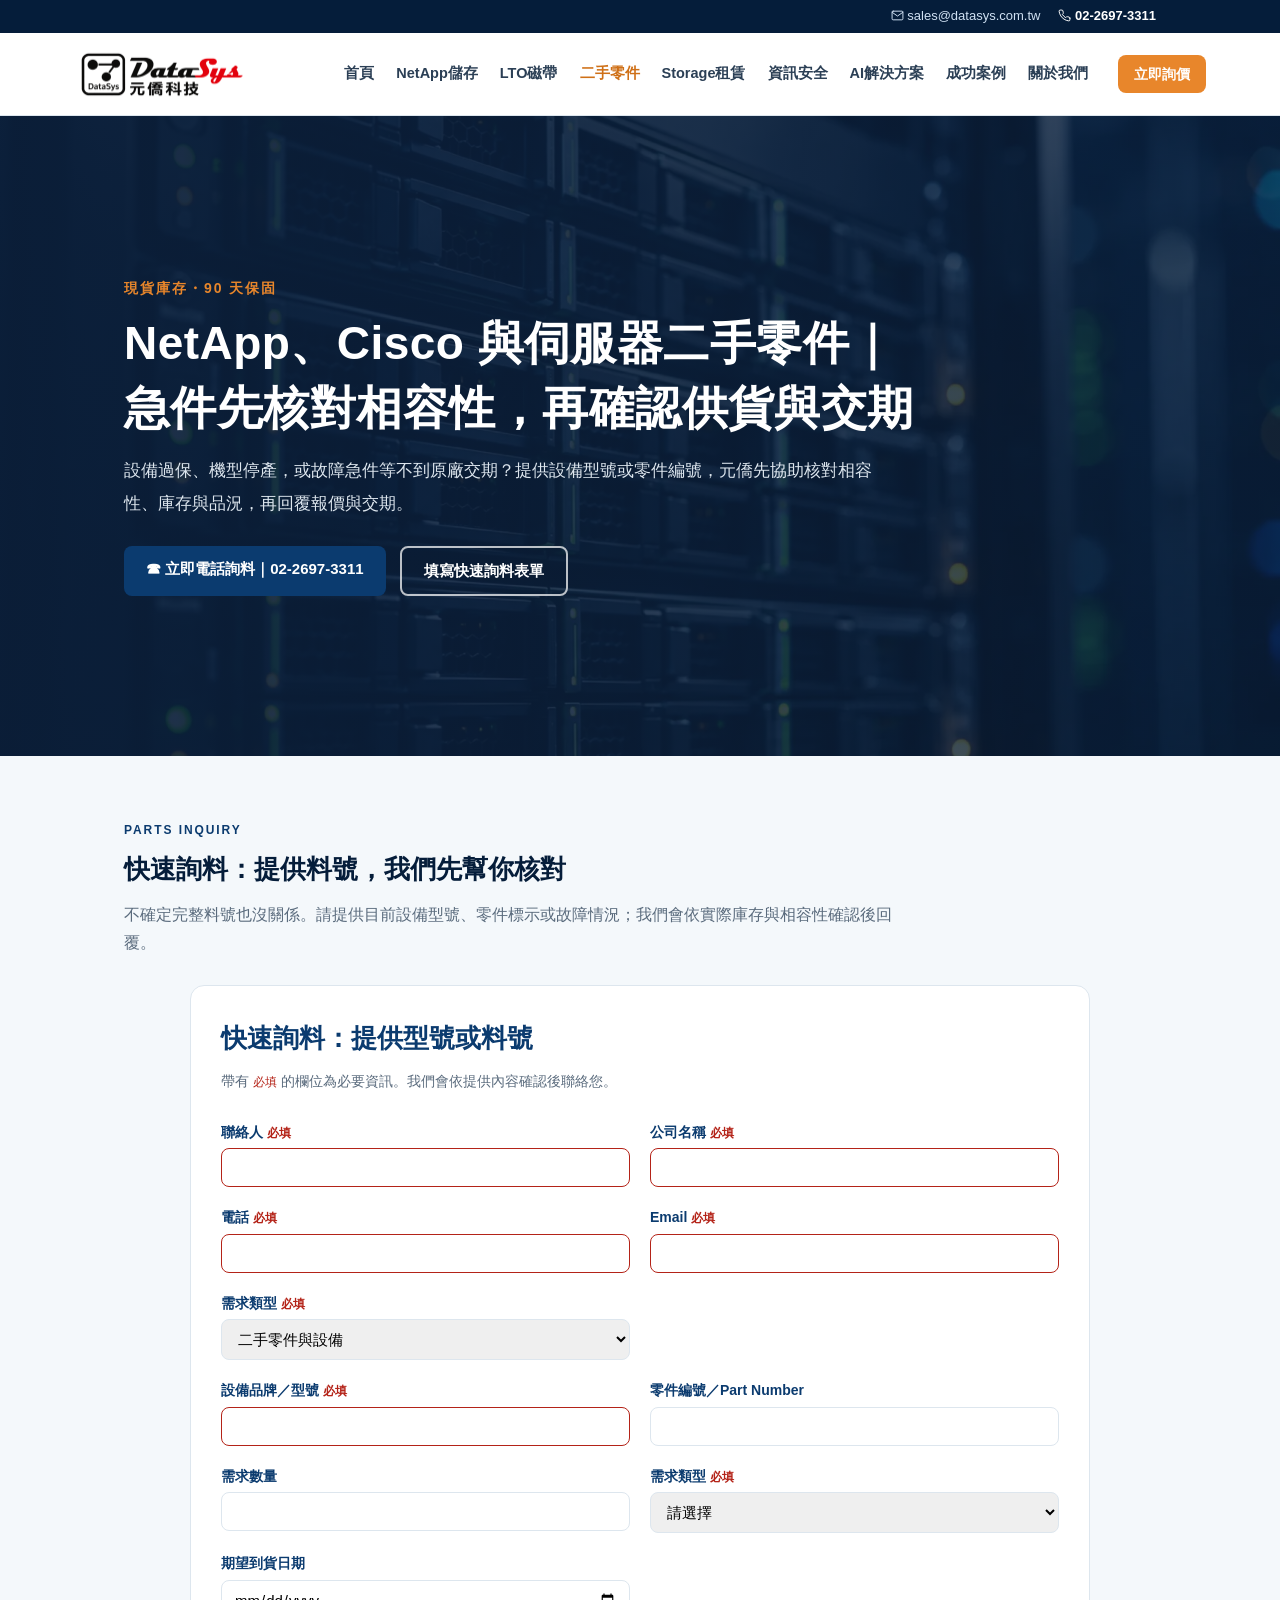
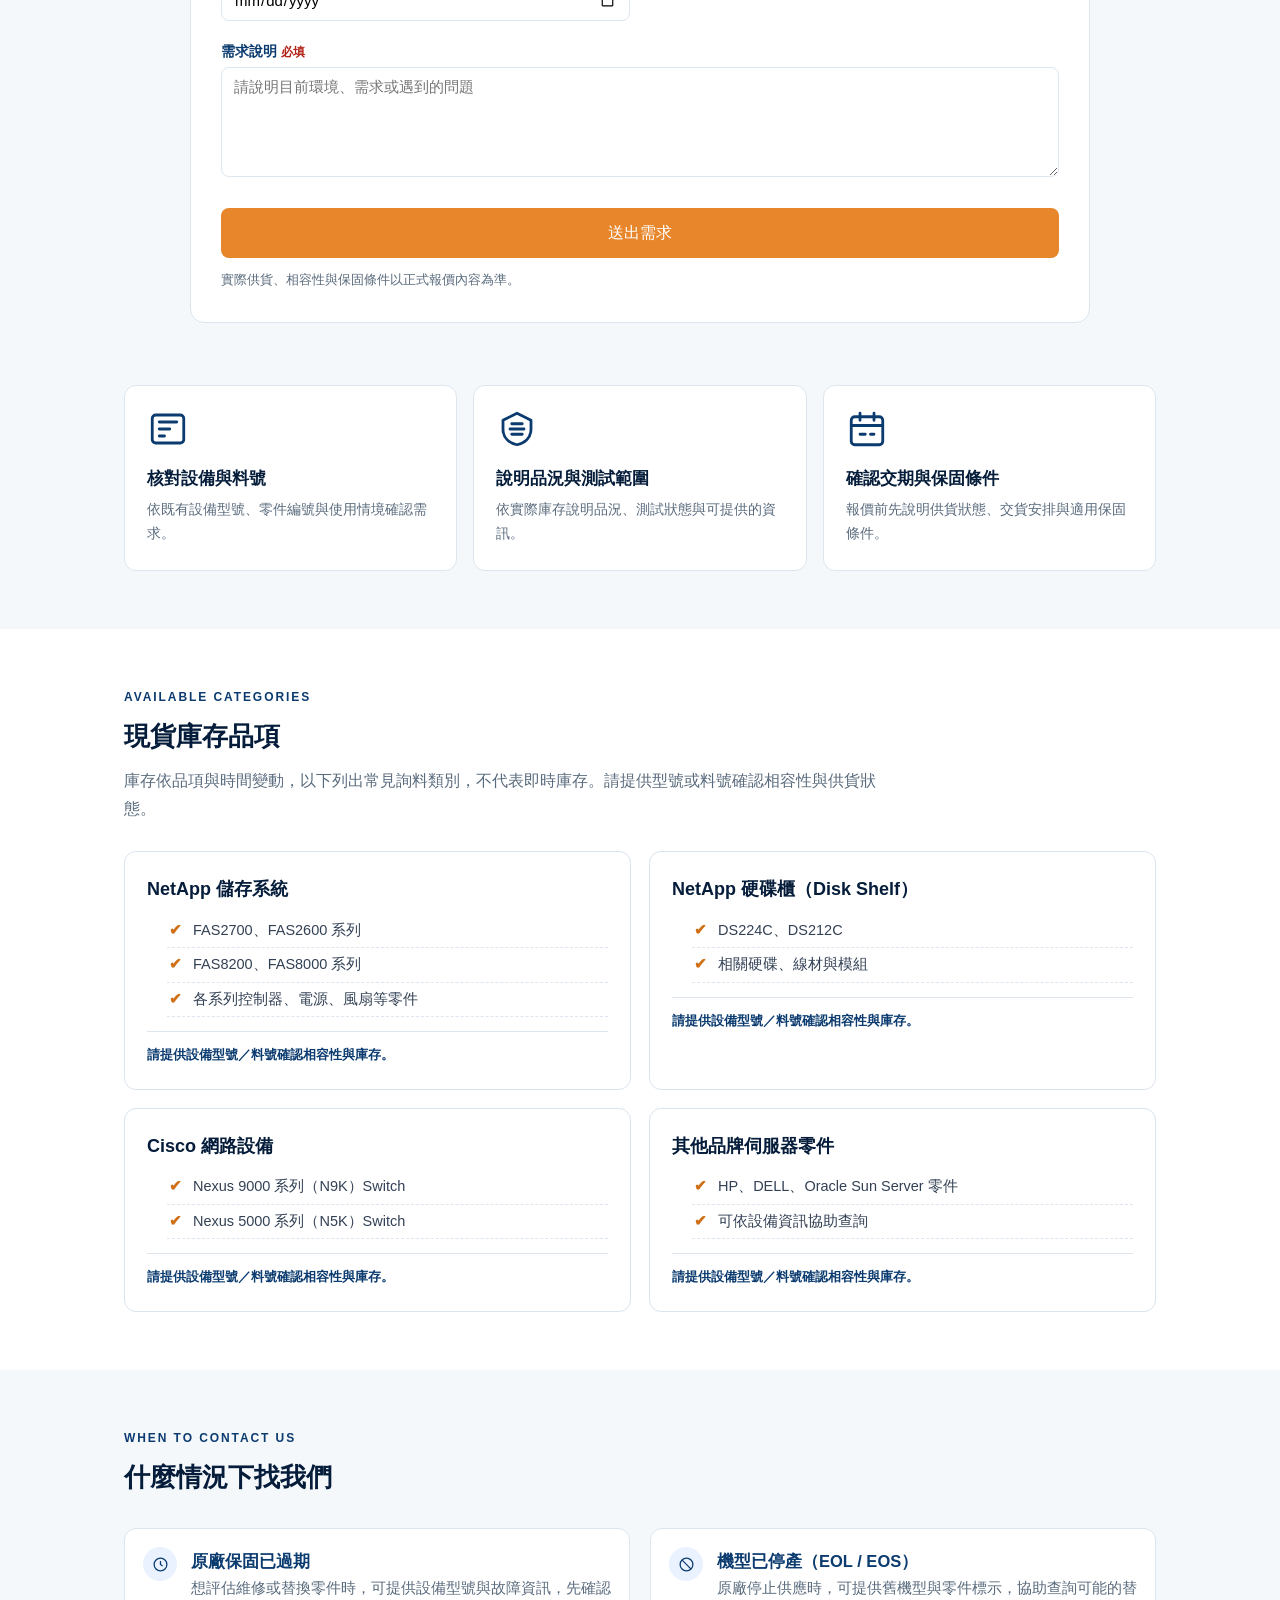
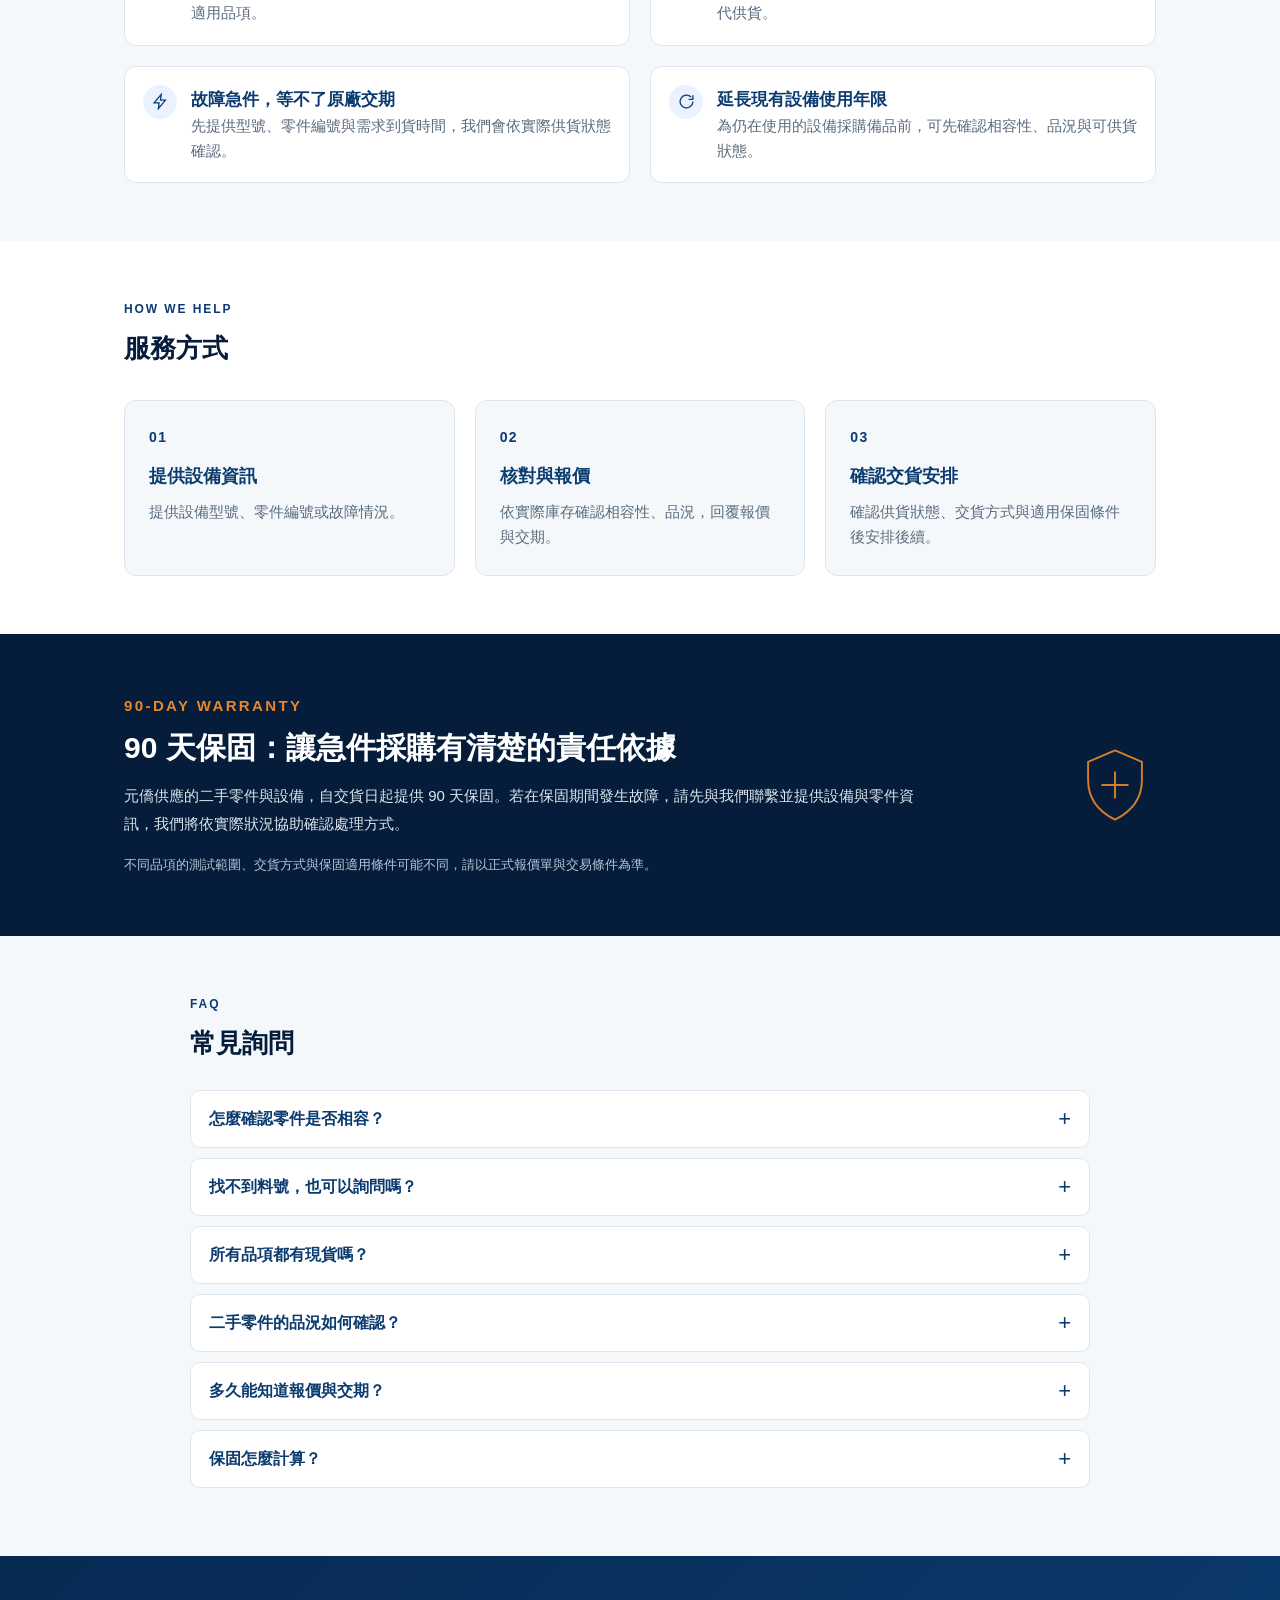
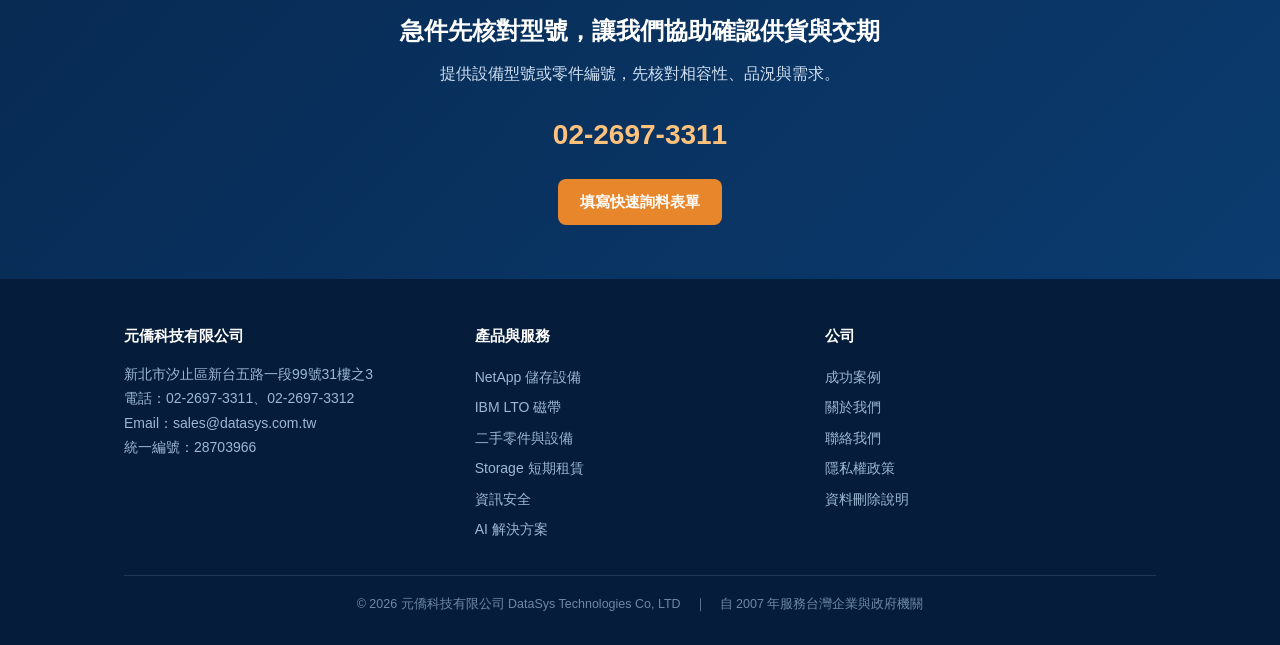
<file: site/parts.html>
<!DOCTYPE html>
<html lang="zh-Hant">
<head>
<!-- Google tag (gtag.js) -->
<script async src="https://www.googletagmanager.com/gtag/js?id=G-SCW4XLP4TN"></script>
<script>
  window.dataLayer = window.dataLayer || [];
  function gtag(){dataLayer.push(arguments);}
  gtag('js', new Date());
  gtag('config', 'G-SCW4XLP4TN');
</script>
<!-- End Google tag -->
<meta charset="utf-8">
<meta name="viewport" content="width=device-width,initial-scale=1">
<title>NetApp、Cisco 二手零件與設備現貨供應｜90 天保固｜元僑科技</title>
<meta name="description" content="NetApp FAS 系列、DS224C/DS212C 硬碟櫃、Cisco Nexus Switch 現貨庫存，交貨後 90 天保固。急件維修來電報型號快速報價：02-2697-3311。">
<link rel="stylesheet" href="style.css?v=20261111">
<link rel="canonical" href="https://www.datasys.com.tw/parts.html">
<meta property="og:type" content="website">
<meta property="og:site_name" content="元僑科技 DataSys">
<meta property="og:locale" content="zh_TW">
<meta property="og:title" content="NetApp、Cisco 二手零件與設備現貨供應｜90 天保固｜元僑科技">
<meta property="og:description" content="NetApp FAS 系列、DS224C/DS212C 硬碟櫃、Cisco Nexus Switch 現貨庫存，交貨後 90 天保固。急件維修來電報型號快速報價：02-2697-3311。">
<meta property="og:url" content="https://www.datasys.com.tw/parts.html">
<meta property="og:image" content="https://www.datasys.com.tw/image/og-image.jpg">
<meta name="twitter:card" content="summary_large_image">
<meta name="twitter:title" content="NetApp、Cisco 二手零件與設備現貨供應｜90 天保固｜元僑科技">
<meta name="twitter:description" content="NetApp FAS 系列、DS224C/DS212C 硬碟櫃、Cisco Nexus Switch 現貨庫存，交貨後 90 天保固。急件維修來電報型號快速報價：02-2697-3311。">
<meta name="twitter:image" content="https://www.datasys.com.tw/image/og-image.jpg">
<link rel="icon" type="image/png" href="image/favicon-32.png">
<link rel="apple-touch-icon" href="image/apple-touch-icon.png">
<link rel="alternate icon" type="image/png" href="image/favicon-192.png">
<script type="application/ld+json" data-gen="inject_jsonld">
{"@context":"https://schema.org","@graph":[{"@type":"Organization","@id":"https://www.datasys.com.tw/#organization","name":"元僑科技有限公司","alternateName":["元僑科技","DataSys Technologies Co, LTD"],"url":"https://www.datasys.com.tw/","logo":"https://www.datasys.com.tw/image/datasys-logo.png","foundingDate":"2007","identifier":{"@type":"PropertyValue","name":"統一編號","value":"28703966"},"email":"sales@datasys.com.tw","telephone":"+886-2-2697-3311","address":{"@type":"PostalAddress","addressCountry":"TW","addressRegion":"新北市","addressLocality":"汐止區","streetAddress":"新台五路一段99號31樓之3"},"sameAs":["https://www.netapp.com/partners/partner-connect/datasys-technology-co-ltd"]},{"@type":"LocalBusiness","@id":"https://www.datasys.com.tw/#localbusiness","name":"元僑科技有限公司","url":"https://www.datasys.com.tw/","telephone":"+886-2-2697-3311","email":"sales@datasys.com.tw","address":{"@type":"PostalAddress","addressCountry":"TW","addressRegion":"新北市","addressLocality":"汐止區","streetAddress":"新台五路一段99號31樓之3"}},{"@type":"WebSite","@id":"https://www.datasys.com.tw/#website","url":"https://www.datasys.com.tw/","name":"元僑科技","inLanguage":"zh-Hant","publisher":{"@id":"https://www.datasys.com.tw/#organization"}},{"@type":"Service","name":"二手零件與設備詢料","provider":{"@id":"https://www.datasys.com.tw/#organization"},"areaServed":{"@type":"Country","name":"Taiwan"},"url":"https://www.datasys.com.tw/parts.html"},{"@type":"BreadcrumbList","itemListElement":[{"@type":"ListItem","position":1,"name":"首頁","item":"https://www.datasys.com.tw/"},{"@type":"ListItem","position":2,"name":"NetApp、Cisco 與伺服器二手零件｜急件先核對相容性，再確認供貨與交期","item":"https://www.datasys.com.tw/parts.html"}]},{"@type":"FAQPage","mainEntity":[{"@type":"Question","name":"怎麼確認零件是否相容？","acceptedAnswer":{"@type":"Answer","text":"請提供設備品牌、完整型號與零件編號；若不確定料號，也可提供零件標示或故障情況，我們會先依資訊協助核對。"}},{"@type":"Question","name":"找不到料號，也可以詢問嗎？","acceptedAnswer":{"@type":"Answer","text":"可以。請提供設備型號、零件外觀或標籤資訊，以及故障情況，方便我們協助判斷。"}},{"@type":"Question","name":"所有品項都有現貨嗎？","acceptedAnswer":{"@type":"Answer","text":"不是。庫存會依品項與時間變動，請提供型號、數量與需求時間，我們會確認當下供貨狀態。"}},{"@type":"Question","name":"二手零件的品況如何確認？","acceptedAnswer":{"@type":"Answer","text":"品況與測試狀態依實際品項而異；報價前會依可取得資訊說明，並以正式報價內容為準。"}},{"@type":"Question","name":"多久能知道報價與交期？","acceptedAnswer":{"@type":"Answer","text":"確認時間依型號、料號、庫存與查詢複雜度而定。提供完整設備資訊與需求到貨時間，有助於我們查詢後回覆。"}},{"@type":"Question","name":"保固怎麼計算？","acceptedAnswer":{"@type":"Answer","text":"二手零件與設備自交貨日起提供 90 天保固。品項測試範圍與保固適用條件請以正式報價單及交易條件為準。"}}]}]}
</script>
</head>
<body>
<header>
<div class="topbar"><div class="wrap"><span><svg class="i" viewBox="0 0 24 24" fill="none" stroke="currentColor" stroke-width="1.8" stroke-linecap="round" stroke-linejoin="round"><rect x="2" y="4" width="20" height="16" rx="2"/><path d="m22 6-10 7L2 6"/></svg> sales@datasys.com.tw</span><a href="tel:0226973311"><svg class="i" viewBox="0 0 24 24" fill="none" stroke="currentColor" stroke-width="1.8" stroke-linecap="round" stroke-linejoin="round"><path d="M22 16.9v3a2 2 0 0 1-2.2 2 19.8 19.8 0 0 1-8.6-3.1 19.5 19.5 0 0 1-6-6A19.8 19.8 0 0 1 2.1 4.2 2 2 0 0 1 4.1 2h3a2 2 0 0 1 2 1.7c.1 1 .4 2 .7 2.9a2 2 0 0 1-.5 2.1L8.1 9.9a16 16 0 0 0 6 6l1.2-1.2a2 2 0 0 1 2.1-.5c.9.3 1.9.6 2.9.7a2 2 0 0 1 1.7 2z"/></svg> 02-2697-3311</a></div></div>
<div class="navrow">
  <a class="logo" href="/" aria-label="元僑科技首頁"><img src="image/datasys-logo.png?v=20261110" alt="元僑科技 DataSys" width="130" height="43"></a>
  <nav><a href="/" class="">首頁</a><a href="netapp.html" class="">NetApp儲存</a><a href="lto.html" class="">LTO磁帶</a><a href="parts.html" class="on">二手零件</a><a href="rental.html" class="">Storage租賃</a><a href="security.html" class="">資訊安全</a><a href="ai.html" class="">AI解決方案</a><a href="cases.html" class="">成功案例</a><a href="about.html" class="">關於我們</a></nav>
  <button class="burger" aria-label="開啟選單" onclick="this.closest('header').querySelector('nav').classList.toggle('open')"><svg class="i" viewBox="0 0 24 24" fill="none" stroke="currentColor" stroke-width="1.8" stroke-linecap="round" stroke-linejoin="round"><path d="M4 6h16M4 12h16M4 18h16"/></svg></button>
  <a class="btn sm" href="contact.html">立即詢價</a>
</div>
</header>

<section class="hero parts-hero"><div class="wrap">
<p class="kicker">現貨庫存・90 天保固</p>
<h1>NetApp、Cisco 與伺服器二手零件｜<br class="desktop-break">急件先核對相容性，再確認供貨與交期</h1>
<p class="lead">設備過保、機型停產，或故障急件等不到原廠交期？提供設備型號或零件編號，元僑先協助核對相容性、庫存與品況，再回覆報價與交期。</p>
<div class="cta-row"><a class="btn" data-track="phone_cta" href="tel:0226973311">☎ 立即電話詢料｜02-2697-3311</a><a class="btn ghost" data-track="form_jump" href="#quick-inquiry">填寫快速詢料表單</a></div>
</div></section>

<section class="sec inquiry-section" id="quick-inquiry"><div class="wrap">
<div class="section-heading"><p class="eyebrow">PARTS INQUIRY</p><h2>快速詢料：提供料號，我們先幫你核對</h2><p class="sub">不確定完整料號也沒關係。請提供目前設備型號、零件標示或故障情況；我們會依實際庫存與相容性確認後回覆。</p></div>
<div data-inquiry-form="parts"></div>
</div></section>

<section class="sec trust-section"><div class="wrap"><div class="grid g3 trust-grid">
<article class="trust-card"><div class="line-icon" aria-hidden="true"><svg viewBox="0 0 24 24"><rect x="3" y="4" width="18" height="16" rx="2"/><path d="M7 8h10M7 12h6M7 16h3"/></svg></div><h3>核對設備與料號</h3><p>依既有設備型號、零件編號與使用情境確認需求。</p></article>
<article class="trust-card"><div class="line-icon" aria-hidden="true"><svg viewBox="0 0 24 24"><path d="M12 3 20 7v5c0 5-3.5 8-8 9-4.5-1-8-4-8-9V7l8-4z"/><path d="M8 12h8M9 9h6M9 15h6"/></svg></div><h3>說明品況與測試範圍</h3><p>依實際庫存說明品況、測試狀態與可提供的資訊。</p></article>
<article class="trust-card"><div class="line-icon" aria-hidden="true"><svg viewBox="0 0 24 24"><rect x="3" y="5" width="18" height="16" rx="2"/><path d="M16 3v4M8 3v4M3 10h18M8 15h3M14 15h2"/></svg></div><h3>確認交期與保固條件</h3><p>報價前先說明供貨狀態、交貨安排與適用保固條件。</p></article>
</div></div></section>

<section class="sec stock-section"><div class="wrap">
<div class="section-heading"><p class="eyebrow">AVAILABLE CATEGORIES</p><h2>現貨庫存品項</h2><p class="sub">庫存依品項與時間變動，以下列出常見詢料類別，不代表即時庫存。請提供型號或料號確認相容性與供貨狀態。</p></div>
<div class="grid g2 stock stock-cards">
<article class="stock-card"><h3>NetApp 儲存系統</h3><ul><li>FAS2700、FAS2600 系列</li><li>FAS8200、FAS8000 系列</li><li>各系列控制器、電源、風扇等零件</li></ul><p class="stock-help">請提供設備型號／料號確認相容性與庫存。</p></article>
<article class="stock-card"><h3>NetApp 硬碟櫃（Disk Shelf）</h3><ul><li>DS224C、DS212C</li><li>相關硬碟、線材與模組</li></ul><p class="stock-help">請提供設備型號／料號確認相容性與庫存。</p></article>
<article class="stock-card"><h3>Cisco 網路設備</h3><ul><li>Nexus 9000 系列（N9K）Switch</li><li>Nexus 5000 系列（N5K）Switch</li></ul><p class="stock-help">請提供設備型號／料號確認相容性與庫存。</p></article>
<article class="stock-card"><h3>其他品牌伺服器零件</h3><ul><li>HP、DELL、Oracle Sun Server 零件</li><li>可依設備資訊協助查詢</li></ul><p class="stock-help">請提供設備型號／料號確認相容性與庫存。</p></article>
</div></div></section>

<section class="sec soft"><div class="wrap"><div class="section-heading"><p class="eyebrow">WHEN TO CONTACT US</p><h2>什麼情況下找我們</h2></div>
<div class="grid g2 scenario-grid">
<article class="feat"><div class="n" aria-hidden="true"><svg class="i" viewBox="0 0 24 24" fill="none" stroke="currentColor" stroke-width="1.8"><circle cx="12" cy="12" r="9"/><path d="M12 7v5l3 2"/></svg></div><div><h3>原廠保固已過期</h3><p>想評估維修或替換零件時，可提供設備型號與故障資訊，先確認適用品項。</p></div></article>
<article class="feat"><div class="n" aria-hidden="true"><svg class="i" viewBox="0 0 24 24" fill="none" stroke="currentColor" stroke-width="1.8"><circle cx="12" cy="12" r="9"/><path d="m5.5 5.5 13 13"/></svg></div><div><h3>機型已停產（EOL / EOS）</h3><p>原廠停止供應時，可提供舊機型與零件標示，協助查詢可能的替代供貨。</p></div></article>
<article class="feat"><div class="n" aria-hidden="true"><svg class="i" viewBox="0 0 24 24" fill="none" stroke="currentColor" stroke-width="1.8"><path d="M13 2 3 14h7l-1 8 10-12h-7l1-8z"/></svg></div><div><h3>故障急件，等不了原廠交期</h3><p>先提供型號、零件編號與需求到貨時間，我們會依實際供貨狀態確認。</p></div></article>
<article class="feat"><div class="n" aria-hidden="true"><svg class="i" viewBox="0 0 24 24" fill="none" stroke="currentColor" stroke-width="1.8"><path d="M21 12a9 9 0 1 1-2.64-6.36"/><path d="M21 3v6h-6"/></svg></div><div><h3>延長現有設備使用年限</h3><p>為仍在使用的設備採購備品前，可先確認相容性、品況與可供貨狀態。</p></div></article>
</div></div></section>

<section class="sec service-section"><div class="wrap"><div class="section-heading"><p class="eyebrow">HOW WE HELP</p><h2>服務方式</h2></div>
<div class="grid g3 service-grid"><article class="card"><div class="step-number">01</div><h3>提供設備資訊</h3><p>提供設備型號、零件編號或故障情況。</p></article><article class="card"><div class="step-number">02</div><h3>核對與報價</h3><p>依實際庫存確認相容性、品況，回覆報價與交期。</p></article><article class="card"><div class="step-number">03</div><h3>確認交貨安排</h3><p>確認供貨狀態、交貨方式與適用保固條件後安排後續。</p></article></div>
</div></section>

<section class="warranty-section"><div class="wrap warranty-inner"><div><p class="eyebrow">90-DAY WARRANTY</p><h2>90 天保固：讓急件採購有清楚的責任依據</h2><p>元僑供應的二手零件與設備，自交貨日起提供 90 天保固。若在保固期間發生故障，請先與我們聯繫並提供設備與零件資訊，我們將依實際狀況協助確認處理方式。</p><p class="warranty-note">不同品項的測試範圍、交貨方式與保固適用條件可能不同，請以正式報價單與交易條件為準。</p></div><div class="warranty-mark" aria-hidden="true"><svg viewBox="0 0 64 64"><path d="M32 5 53 14v14c0 15-9 25-21 31C20 53 11 43 11 28V14L32 5z"/><path d="M22 32h20M32 22v20"/></svg></div></div></section>

<section class="sec faq-section"><div class="wrap"><div class="section-heading"><p class="eyebrow">FAQ</p><h2>常見詢問</h2></div>
<details class="faq"><summary>怎麼確認零件是否相容？</summary><p>請提供設備品牌、完整型號與零件編號；若不確定料號，也可提供零件標示或故障情況，我們會先依資訊協助核對。</p></details>
<details class="faq"><summary>找不到料號，也可以詢問嗎？</summary><p>可以。請提供設備型號、零件外觀或標籤資訊，以及故障情況，方便我們協助判斷。</p></details>
<details class="faq"><summary>所有品項都有現貨嗎？</summary><p>不是。庫存會依品項與時間變動，請提供型號、數量與需求時間，我們會確認當下供貨狀態。</p></details>
<details class="faq"><summary>二手零件的品況如何確認？</summary><p>品況與測試狀態依實際品項而異；報價前會依可取得資訊說明，並以正式報價內容為準。</p></details>
<details class="faq"><summary>多久能知道報價與交期？</summary><p>確認時間依型號、料號、庫存與查詢複雜度而定。提供完整設備資訊與需求到貨時間，有助於我們查詢後回覆。</p></details>
<details class="faq"><summary>保固怎麼計算？</summary><p>二手零件與設備自交貨日起提供 90 天保固。品項測試範圍與保固適用條件請以正式報價單及交易條件為準。</p></details>
</div></section>

<section class="cta-band"><div class="wrap">
<h2>急件先核對型號，讓我們協助確認供貨與交期</h2>
<p>提供設備型號或零件編號，先核對相容性、品況與需求。</p>
<a class="phone" href="tel:0226973311" data-track="phone_cta">02-2697-3311</a>
<a class="btn" href="#quick-inquiry" data-track="form_jump">填寫快速詢料表單</a>
</div></section>
<footer><div class="wrap"><div class="grid g3">
<div><h4>元僑科技有限公司</h4>
<p>新北市汐止區新台五路一段99號31樓之3<br>電話：02-2697-3311、02-2697-3312<br>Email：sales@datasys.com.tw<br>統一編號：28703966</p></div>
<div><h4>產品與服務</h4><a href="netapp.html">NetApp 儲存設備</a><a href="lto.html">IBM LTO 磁帶</a><a href="parts.html">二手零件與設備</a><a href="rental.html">Storage 短期租賃</a><a href="security.html">資訊安全</a><a href="ai.html">AI 解決方案</a></div>
<div><h4>公司</h4><a href="cases.html">成功案例</a><a href="about.html">關於我們</a><a href="contact.html">聯絡我們</a></div>
</div><div class="copy">© 2026 元僑科技有限公司 DataSys Technologies Co, LTD　｜　自 2007 年服務台灣企業與政府機關</div></div></footer>
<script src="site-common.js?v=20261018.2" defer></script><script src="inquiry-form.js?v=20261110" defer></script>
</body>
</html>
</file>
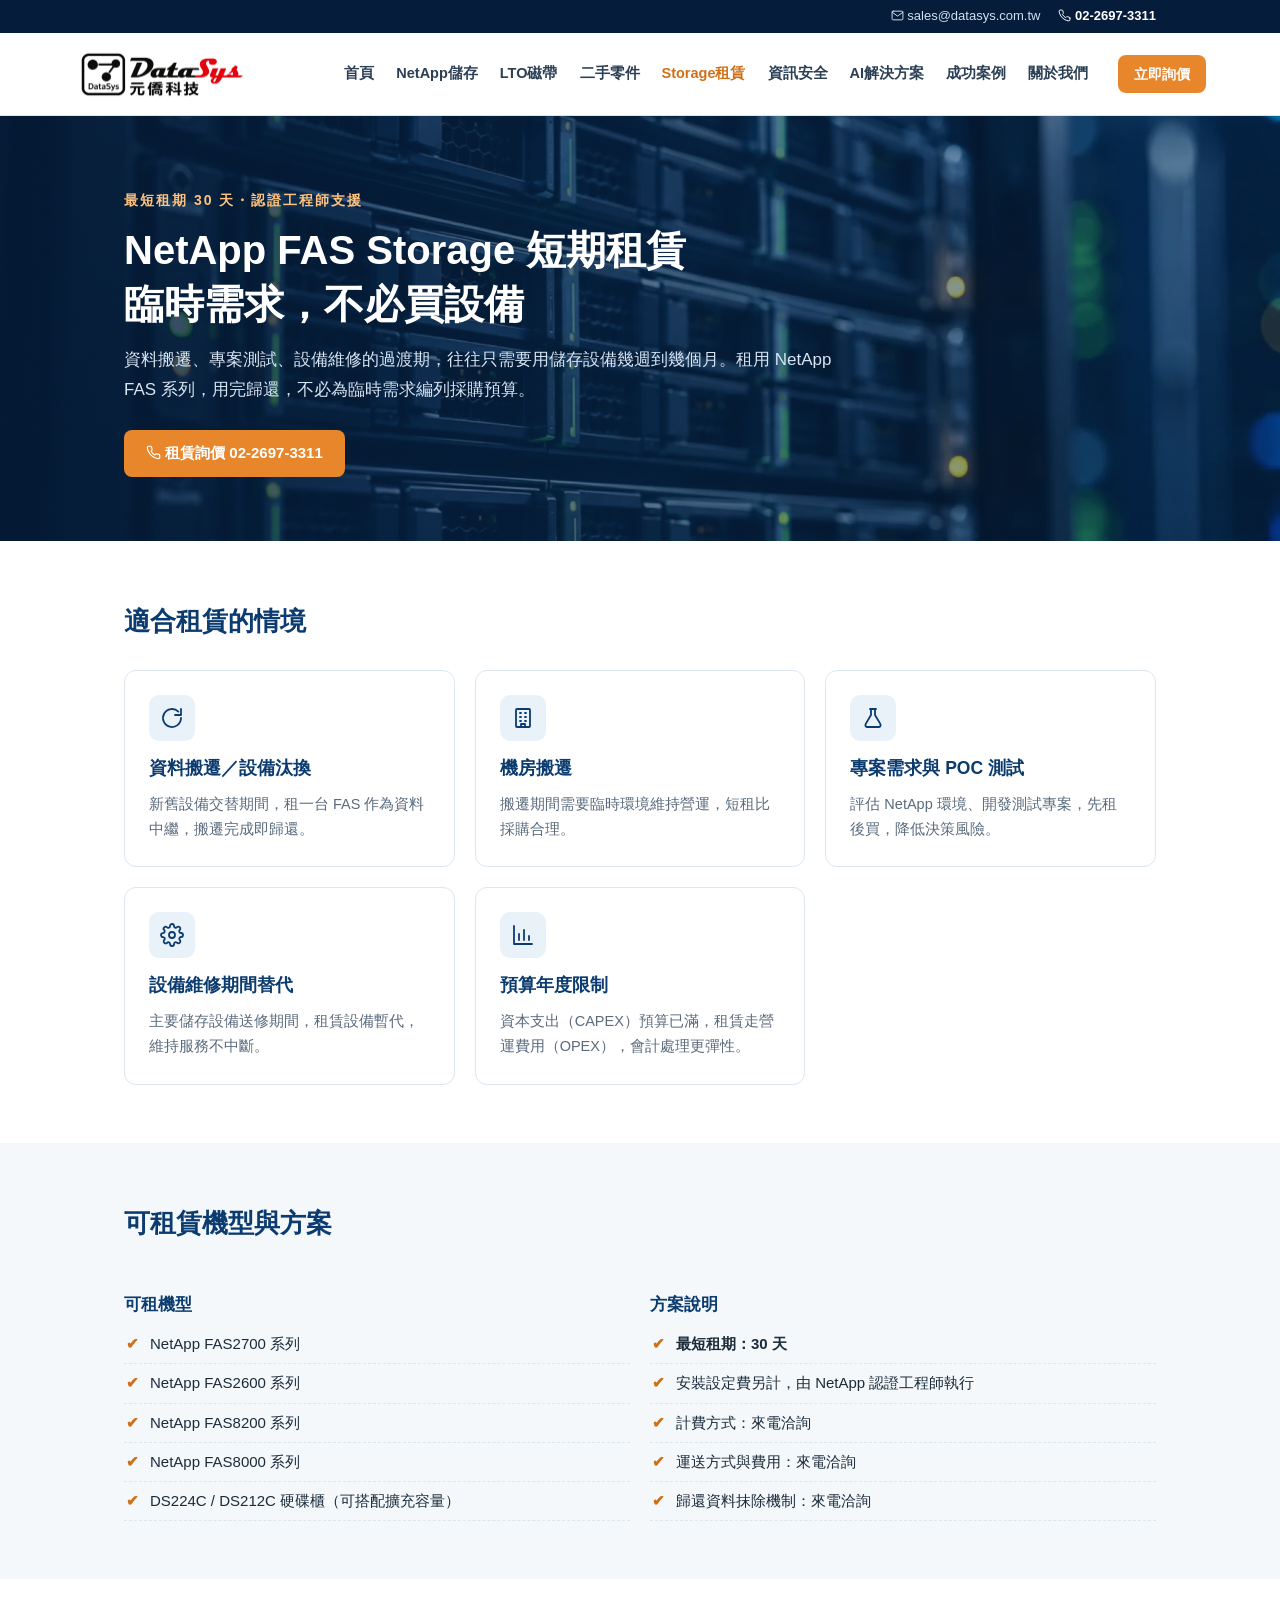
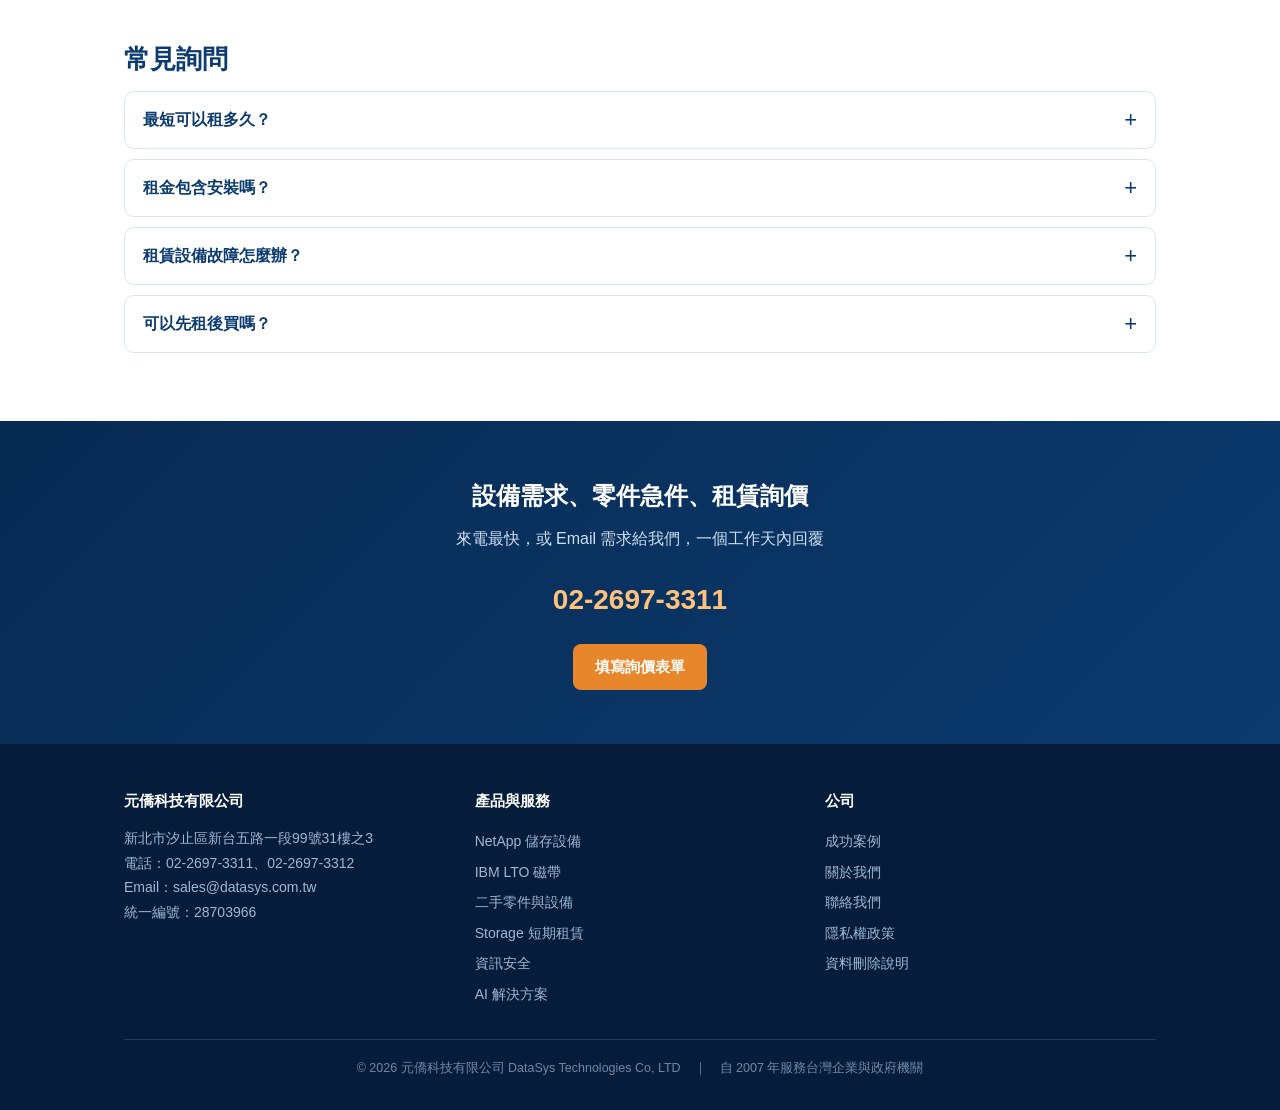
<file: site/rental.html>
<!DOCTYPE html>
<html lang="zh-Hant">
<head>
<!-- Google tag (gtag.js) -->
<script async src="https://www.googletagmanager.com/gtag/js?id=G-SCW4XLP4TN"></script>
<script>
  window.dataLayer = window.dataLayer || [];
  function gtag(){dataLayer.push(arguments);}
  gtag('js', new Date());
  gtag('config', 'G-SCW4XLP4TN');
</script>
<!-- End Google tag -->
<meta charset="utf-8">
<meta name="viewport" content="width=device-width,initial-scale=1">
<title>NetApp FAS Storage 短期租賃｜最短租期 30 天｜元僑科技</title>
<meta name="description" content="NetApp FAS 系列儲存設備短期租賃，適用資料搬遷、機房搬遷、POC 測試、設備維修替代。最短租期 30 天。詢價：02-2697-3311。">
<link rel="stylesheet" href="style.css?v=20261110">
<link rel="canonical" href="https://www.datasys.com.tw/rental.html">
<meta property="og:type" content="website">
<meta property="og:site_name" content="元僑科技 DataSys">
<meta property="og:locale" content="zh_TW">
<meta property="og:title" content="NetApp FAS Storage 短期租賃｜最短租期 30 天｜元僑科技">
<meta property="og:description" content="NetApp FAS 系列儲存設備短期租賃，適用資料搬遷、機房搬遷、POC 測試、設備維修替代。最短租期 30 天。詢價：02-2697-3311。">
<meta property="og:url" content="https://www.datasys.com.tw/rental.html">
<meta property="og:image" content="https://www.datasys.com.tw/image/og-image.jpg">
<meta name="twitter:card" content="summary_large_image">
<meta name="twitter:title" content="NetApp FAS Storage 短期租賃｜最短租期 30 天｜元僑科技">
<meta name="twitter:description" content="NetApp FAS 系列儲存設備短期租賃，適用資料搬遷、機房搬遷、POC 測試、設備維修替代。最短租期 30 天。詢價：02-2697-3311。">
<meta name="twitter:image" content="https://www.datasys.com.tw/image/og-image.jpg">
<link rel="icon" type="image/png" href="image/favicon-32.png">
<link rel="apple-touch-icon" href="image/apple-touch-icon.png">
<link rel="alternate icon" type="image/png" href="image/favicon-192.png">
<script type="application/ld+json" data-gen="inject_jsonld">
{"@context":"https://schema.org","@graph":[{"@type":"Organization","@id":"https://www.datasys.com.tw/#organization","name":"元僑科技有限公司","alternateName":["元僑科技","DataSys Technologies Co, LTD"],"url":"https://www.datasys.com.tw/","logo":"https://www.datasys.com.tw/image/datasys-logo.png","foundingDate":"2007","identifier":{"@type":"PropertyValue","name":"統一編號","value":"28703966"},"email":"sales@datasys.com.tw","telephone":"+886-2-2697-3311","address":{"@type":"PostalAddress","addressCountry":"TW","addressRegion":"新北市","addressLocality":"汐止區","streetAddress":"新台五路一段99號31樓之3"},"sameAs":["https://www.netapp.com/partners/partner-connect/datasys-technology-co-ltd"]},{"@type":"LocalBusiness","@id":"https://www.datasys.com.tw/#localbusiness","name":"元僑科技有限公司","url":"https://www.datasys.com.tw/","telephone":"+886-2-2697-3311","email":"sales@datasys.com.tw","address":{"@type":"PostalAddress","addressCountry":"TW","addressRegion":"新北市","addressLocality":"汐止區","streetAddress":"新台五路一段99號31樓之3"}},{"@type":"WebSite","@id":"https://www.datasys.com.tw/#website","url":"https://www.datasys.com.tw/","name":"元僑科技","inLanguage":"zh-Hant","publisher":{"@id":"https://www.datasys.com.tw/#organization"}},{"@type":"Service","name":"Storage 短期租賃","provider":{"@id":"https://www.datasys.com.tw/#organization"},"areaServed":{"@type":"Country","name":"Taiwan"},"url":"https://www.datasys.com.tw/rental.html"},{"@type":"BreadcrumbList","itemListElement":[{"@type":"ListItem","position":1,"name":"首頁","item":"https://www.datasys.com.tw/"},{"@type":"ListItem","position":2,"name":"NetApp FAS Storage 短期租賃臨時需求，不必買設備","item":"https://www.datasys.com.tw/rental.html"}]},{"@type":"FAQPage","mainEntity":[{"@type":"Question","name":"最短可以租多久？","acceptedAnswer":{"@type":"Answer","text":"最短租期 30 天。"}},{"@type":"Question","name":"租金包含安裝嗎？","acceptedAnswer":{"@type":"Answer","text":"安裝設定費另計，由 NetApp 認證工程師到場執行；若貴公司自行上架設定，僅收租金。"}},{"@type":"Question","name":"租賃設備故障怎麼辦？","acceptedAnswer":{"@type":"Answer","text":"故障處理與替代安排依租賃機型及合約內容而定，簽約前會先說明處理方式。"}},{"@type":"Question","name":"可以先租後買嗎？","acceptedAnswer":{"@type":"Answer","text":"是否可轉購與費用計算依機型及租賃方案而定，請來電說明使用期間與容量需求。"}}]}]}
</script>
</head>
<body>
<header>
<div class="topbar"><div class="wrap"><span><svg class="i" viewBox="0 0 24 24" fill="none" stroke="currentColor" stroke-width="1.8" stroke-linecap="round" stroke-linejoin="round"><rect x="2" y="4" width="20" height="16" rx="2"/><path d="m22 6-10 7L2 6"/></svg> sales@datasys.com.tw</span><a href="tel:0226973311"><svg class="i" viewBox="0 0 24 24" fill="none" stroke="currentColor" stroke-width="1.8" stroke-linecap="round" stroke-linejoin="round"><path d="M22 16.9v3a2 2 0 0 1-2.2 2 19.8 19.8 0 0 1-8.6-3.1 19.5 19.5 0 0 1-6-6A19.8 19.8 0 0 1 2.1 4.2 2 2 0 0 1 4.1 2h3a2 2 0 0 1 2 1.7c.1 1 .4 2 .7 2.9a2 2 0 0 1-.5 2.1L8.1 9.9a16 16 0 0 0 6 6l1.2-1.2a2 2 0 0 1 2.1-.5c.9.3 1.9.6 2.9.7a2 2 0 0 1 1.7 2z"/></svg> 02-2697-3311</a></div></div>
<div class="navrow">
  <a class="logo" href="/" aria-label="元僑科技首頁"><img src="image/datasys-logo.png?v=20261110" alt="元僑科技 DataSys" width="130" height="43"></a>
  <nav><a href="/" class="">首頁</a><a href="netapp.html" class="">NetApp儲存</a><a href="lto.html" class="">LTO磁帶</a><a href="parts.html" class="">二手零件</a><a href="rental.html" class="on">Storage租賃</a><a href="security.html" class="">資訊安全</a><a href="ai.html" class="">AI解決方案</a><a href="cases.html" class="">成功案例</a><a href="about.html" class="">關於我們</a></nav>
  <button class="burger" aria-label="開啟選單" onclick="this.closest('header').querySelector('nav').classList.toggle('open')"><svg class="i" viewBox="0 0 24 24" fill="none" stroke="currentColor" stroke-width="1.8" stroke-linecap="round" stroke-linejoin="round"><path d="M4 6h16M4 12h16M4 18h16"/></svg></button>
  <a class="btn sm" href="contact.html">立即詢價</a>
</div>
</header>

<section class="hero hero-storage"><div class="wrap">
<p class="kicker">最短租期 30 天・認證工程師支援</p>
<h1>NetApp FAS Storage 短期租賃<br>臨時需求，不必買設備</h1>
<p class="lead">資料搬遷、專案測試、設備維修的過渡期，往往只需要用儲存設備幾週到幾個月。租用 NetApp FAS 系列，用完歸還，不必為臨時需求編列採購預算。</p>
<div class="cta-row"><a class="btn" href="tel:0226973311"><svg class="i" viewBox="0 0 24 24" fill="none" stroke="currentColor" stroke-width="1.8" stroke-linecap="round" stroke-linejoin="round"><path d="M22 16.9v3a2 2 0 0 1-2.2 2 19.8 19.8 0 0 1-8.6-3.1 19.5 19.5 0 0 1-6-6A19.8 19.8 0 0 1 2.1 4.2 2 2 0 0 1 4.1 2h3a2 2 0 0 1 2 1.7c.1 1 .4 2 .7 2.9a2 2 0 0 1-.5 2.1L8.1 9.9a16 16 0 0 0 6 6l1.2-1.2a2 2 0 0 1 2.1-.5c.9.3 1.9.6 2.9.7a2 2 0 0 1 1.7 2z"/></svg> 租賃詢價 02-2697-3311</a></div>
</div></section>

<section class="sec"><div class="wrap">
<h2>適合租賃的情境</h2>
<div class="grid g3" style="margin-top:26px">
<div class="card"><div class="ico"><svg class="i" viewBox="0 0 24 24" fill="none" stroke="currentColor" stroke-width="1.8" stroke-linecap="round" stroke-linejoin="round"><path d="M21 12a9 9 0 1 1-2.64-6.36"/><path d="M21 3v6h-6"/></svg></div><h3>資料搬遷／設備汰換</h3><p>新舊設備交替期間，租一台 FAS 作為資料中繼，搬遷完成即歸還。</p></div>
<div class="card"><div class="ico"><svg class="i" viewBox="0 0 24 24" fill="none" stroke="currentColor" stroke-width="1.8" stroke-linecap="round" stroke-linejoin="round"><rect x="5" y="3" width="14" height="18" rx="1"/><path d="M9 7h1M14 7h1M9 11h1M14 11h1M9 15h1M14 15h1M10 21v-3h4v3"/></svg></div><h3>機房搬遷</h3><p>搬遷期間需要臨時環境維持營運，短租比採購合理。</p></div>
<div class="card"><div class="ico"><svg class="i" viewBox="0 0 24 24" fill="none" stroke="currentColor" stroke-width="1.8" stroke-linecap="round" stroke-linejoin="round"><path d="M9 3h6M10 3v6l-5.3 8.9A2 2 0 0 0 6.4 21h11.2a2 2 0 0 0 1.7-3.1L14 9V3"/></svg></div><h3>專案需求與 POC 測試</h3><p>評估 NetApp 環境、開發測試專案，先租後買，降低決策風險。</p></div>
<div class="card"><div class="ico"><svg class="i" viewBox="0 0 24 24" fill="none" stroke="currentColor" stroke-width="1.8" stroke-linecap="round" stroke-linejoin="round"><circle cx="12" cy="12" r="3"/><path d="M19.4 15a1.65 1.65 0 0 0 .33 1.82l.06.06a2 2 0 1 1-2.83 2.83l-.06-.06a1.65 1.65 0 0 0-1.82-.33 1.65 1.65 0 0 0-1 1.51V21a2 2 0 1 1-4 0v-.09A1.65 1.65 0 0 0 9 19.4a1.65 1.65 0 0 0-1.82.33l-.06.06a2 2 0 1 1-2.83-2.83l.06-.06a1.65 1.65 0 0 0 .33-1.82 1.65 1.65 0 0 0-1.51-1H3a2 2 0 1 1 0-4h.09A1.65 1.65 0 0 0 4.6 9a1.65 1.65 0 0 0-.33-1.82l-.06-.06a2 2 0 1 1 2.83-2.83l.06.06a1.65 1.65 0 0 0 1.82.33H9a1.65 1.65 0 0 0 1-1.51V3a2 2 0 1 1 4 0v.09a1.65 1.65 0 0 0 1 1.51 1.65 1.65 0 0 0 1.82-.33l.06-.06a2 2 0 1 1 2.83 2.83l-.06.06a1.65 1.65 0 0 0-.33 1.82V9c.24.6.83 1 1.51 1H21a2 2 0 1 1 0 4h-.09a1.65 1.65 0 0 0-1.51 1z"/></svg></div><h3>設備維修期間替代</h3><p>主要儲存設備送修期間，租賃設備暫代，維持服務不中斷。</p></div>
<div class="card"><div class="ico"><svg class="i" viewBox="0 0 24 24" fill="none" stroke="currentColor" stroke-width="1.8" stroke-linecap="round" stroke-linejoin="round"><path d="M3 3v18h18"/><path d="M8 17v-6M13 17V7M18 17v-4"/></svg></div><h3>預算年度限制</h3><p>資本支出（CAPEX）預算已滿，租賃走營運費用（OPEX），會計處理更彈性。</p></div>
</div></div></section>

<section class="sec soft"><div class="wrap">
<h2>可租賃機型與方案</h2>
<div class="grid g2" style="margin-top:26px">
<div class="stock"><h3>可租機型</h3><ul><li>NetApp FAS2700 系列</li><li>NetApp FAS2600 系列</li><li>NetApp FAS8200 系列</li><li>NetApp FAS8000 系列</li><li>DS224C / DS212C 硬碟櫃（可搭配擴充容量）</li></ul></div>
<div class="stock"><h3>方案說明</h3><ul><li><b>最短租期：30 天</b></li><li>安裝設定費另計，由 NetApp 認證工程師執行</li><li>計費方式：來電洽詢</li><li>運送方式與費用：來電洽詢</li><li>歸還資料抹除機制：來電洽詢</li></ul></div>
</div></div></section>

<section class="sec"><div class="wrap">
<h2>常見詢問</h2>
<details class="faq"><summary>最短可以租多久？</summary><p>最短租期 30 天。</p></details>
<details class="faq"><summary>租金包含安裝嗎？</summary><p>安裝設定費另計，由 NetApp 認證工程師到場執行；若貴公司自行上架設定，僅收租金。</p></details>
<details class="faq"><summary>租賃設備故障怎麼辦？</summary><p>故障處理與替代安排依租賃機型及合約內容而定，簽約前會先說明處理方式。</p></details>
<details class="faq"><summary>可以先租後買嗎？</summary><p>是否可轉購與費用計算依機型及租賃方案而定，請來電說明使用期間與容量需求。</p></details>
</div></section>
<section class="cta-band"><div class="wrap">
<h2>設備需求、零件急件、租賃詢價</h2>
<p>來電最快，或 Email 需求給我們，一個工作天內回覆</p>
<a class="phone" href="tel:0226973311">02-2697-3311</a>
<a class="btn" href="contact.html">填寫詢價表單</a>
</div></section>
<footer><div class="wrap"><div class="grid g3">
<div><h4>元僑科技有限公司</h4>
<p>新北市汐止區新台五路一段99號31樓之3<br>電話：02-2697-3311、02-2697-3312<br>Email：sales@datasys.com.tw<br>統一編號：28703966</p></div>
<div><h4>產品與服務</h4><a href="netapp.html">NetApp 儲存設備</a><a href="lto.html">IBM LTO 磁帶</a><a href="parts.html">二手零件與設備</a><a href="rental.html">Storage 短期租賃</a><a href="security.html">資訊安全</a><a href="ai.html">AI 解決方案</a></div>
<div><h4>公司</h4><a href="cases.html">成功案例</a><a href="about.html">關於我們</a><a href="contact.html">聯絡我們</a></div>
</div><div class="copy">© 2026 元僑科技有限公司 DataSys Technologies Co, LTD　｜　自 2007 年服務台灣企業與政府機關</div></div></footer>
<script src="site-common.js?v=20261018.2" defer></script><script src="inquiry-form.js?v=20261110" defer></script>
</body>
</html>
</file>
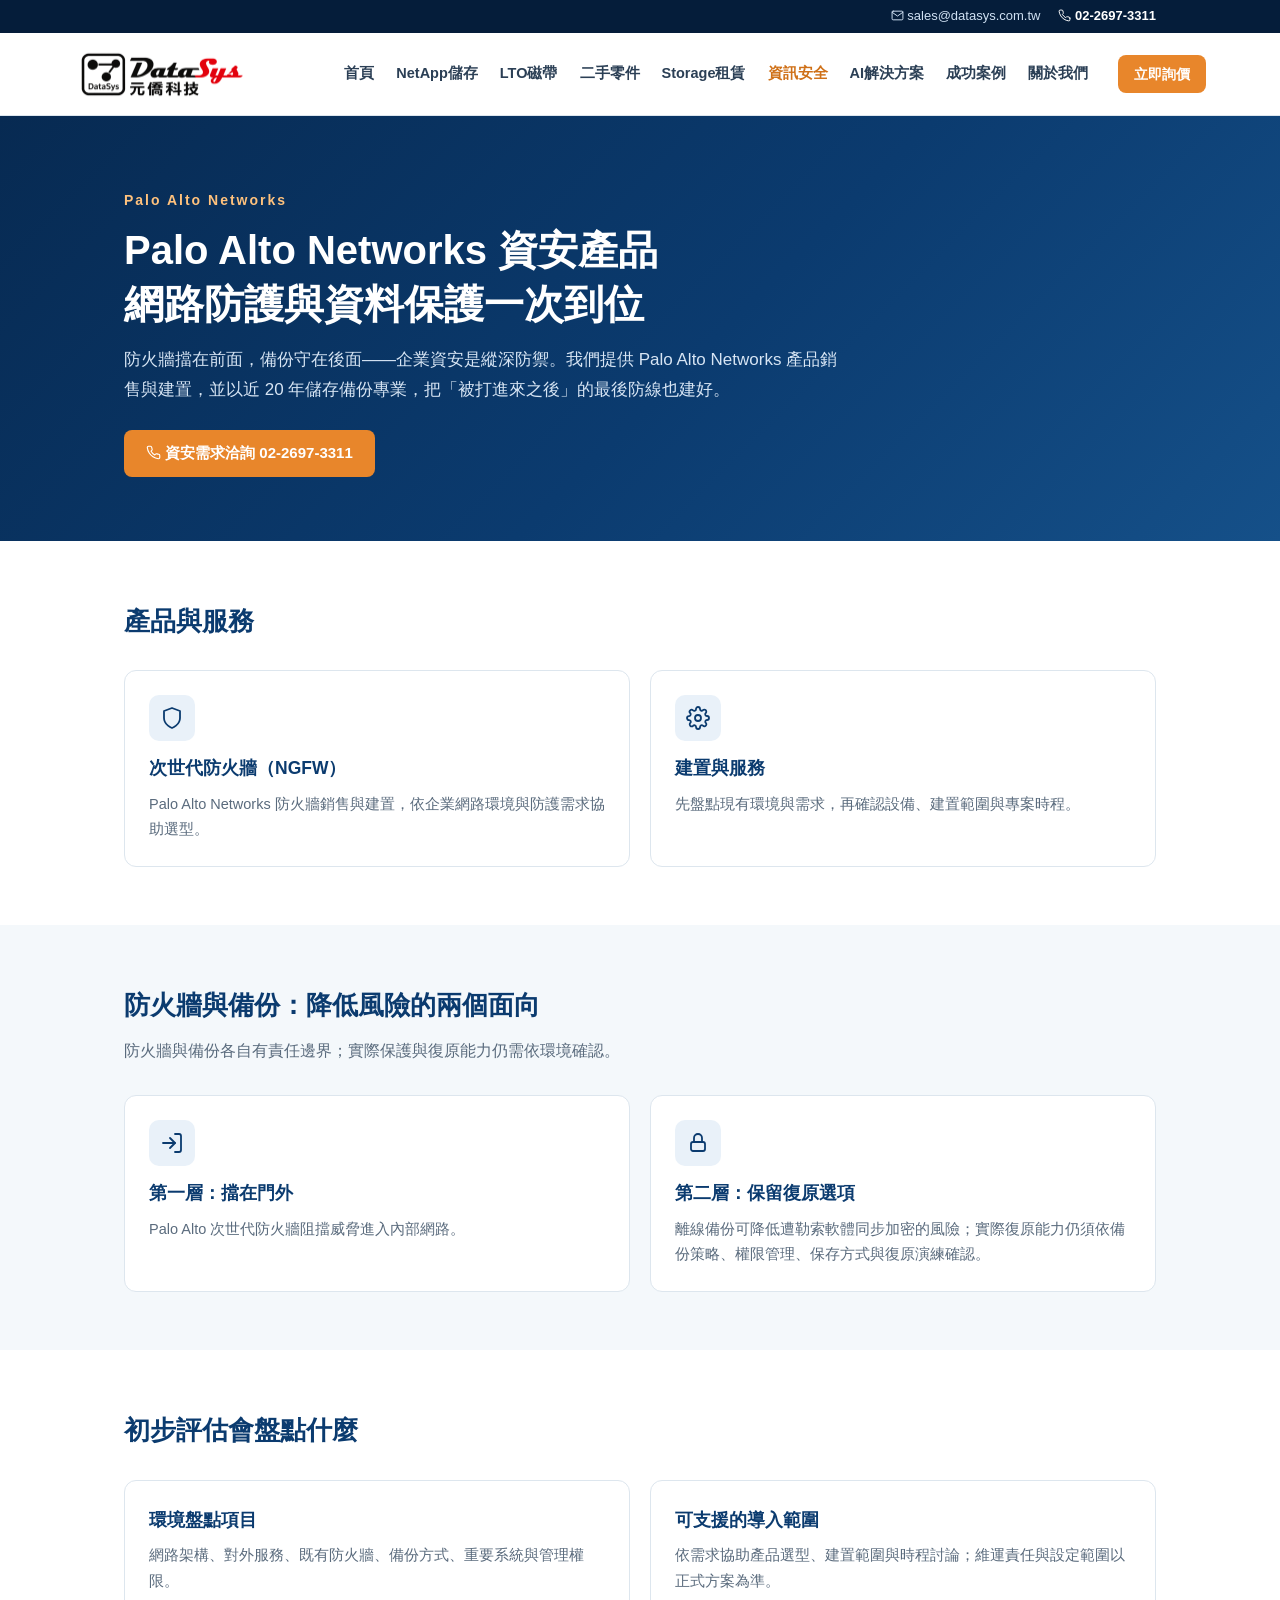
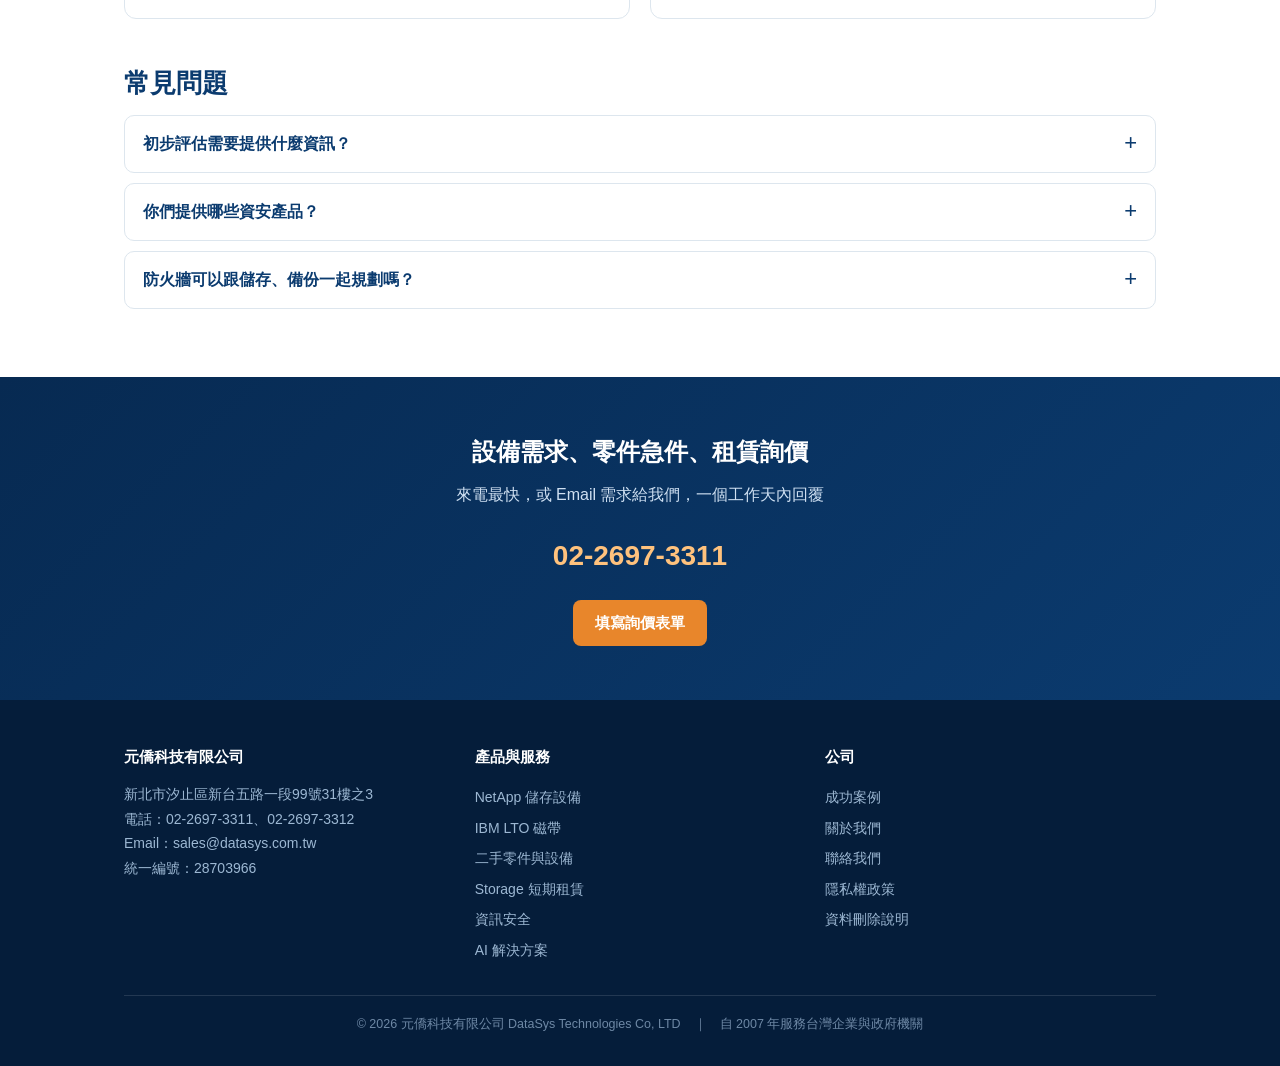
<file: site/security.html>
<!DOCTYPE html>
<html lang="zh-Hant">
<head>
<!-- Google tag (gtag.js) -->
<script async src="https://www.googletagmanager.com/gtag/js?id=G-SCW4XLP4TN"></script>
<script>
  window.dataLayer = window.dataLayer || [];
  function gtag(){dataLayer.push(arguments);}
  gtag('js', new Date());
  gtag('config', 'G-SCW4XLP4TN');
</script>
<!-- End Google tag -->
<meta charset="utf-8">
<meta name="viewport" content="width=device-width,initial-scale=1">
<title>Palo Alto Networks 防火牆與資安產品｜銷售與建置｜元僑科技</title>
<meta name="description" content="Palo Alto Networks 次世代防火牆銷售與建置，搭配儲存備份服務，建立從網路防護到資料保護的完整防線。詢價：02-2697-3311。">
<link rel="stylesheet" href="style.css?v=20261110">
<link rel="canonical" href="https://www.datasys.com.tw/security.html">
<meta property="og:type" content="website">
<meta property="og:site_name" content="元僑科技 DataSys">
<meta property="og:locale" content="zh_TW">
<meta property="og:title" content="Palo Alto Networks 防火牆與資安產品｜銷售與建置｜元僑科技">
<meta property="og:description" content="Palo Alto Networks 次世代防火牆銷售與建置，搭配儲存備份服務，建立從網路防護到資料保護的完整防線。詢價：02-2697-3311。">
<meta property="og:url" content="https://www.datasys.com.tw/security.html">
<meta property="og:image" content="https://www.datasys.com.tw/image/og-image.jpg">
<meta name="twitter:card" content="summary_large_image">
<meta name="twitter:title" content="Palo Alto Networks 防火牆與資安產品｜銷售與建置｜元僑科技">
<meta name="twitter:description" content="Palo Alto Networks 次世代防火牆銷售與建置，搭配儲存備份服務，建立從網路防護到資料保護的完整防線。詢價：02-2697-3311。">
<meta name="twitter:image" content="https://www.datasys.com.tw/image/og-image.jpg">
<link rel="icon" type="image/png" href="image/favicon-32.png">
<link rel="apple-touch-icon" href="image/apple-touch-icon.png">
<link rel="alternate icon" type="image/png" href="image/favicon-192.png">
<script type="application/ld+json" data-gen="inject_jsonld">
{"@context":"https://schema.org","@graph":[{"@type":"Organization","@id":"https://www.datasys.com.tw/#organization","name":"元僑科技有限公司","alternateName":["元僑科技","DataSys Technologies Co, LTD"],"url":"https://www.datasys.com.tw/","logo":"https://www.datasys.com.tw/image/datasys-logo.png","foundingDate":"2007","identifier":{"@type":"PropertyValue","name":"統一編號","value":"28703966"},"email":"sales@datasys.com.tw","telephone":"+886-2-2697-3311","address":{"@type":"PostalAddress","addressCountry":"TW","addressRegion":"新北市","addressLocality":"汐止區","streetAddress":"新台五路一段99號31樓之3"},"sameAs":["https://www.netapp.com/partners/partner-connect/datasys-technology-co-ltd"]},{"@type":"LocalBusiness","@id":"https://www.datasys.com.tw/#localbusiness","name":"元僑科技有限公司","url":"https://www.datasys.com.tw/","telephone":"+886-2-2697-3311","email":"sales@datasys.com.tw","address":{"@type":"PostalAddress","addressCountry":"TW","addressRegion":"新北市","addressLocality":"汐止區","streetAddress":"新台五路一段99號31樓之3"}},{"@type":"WebSite","@id":"https://www.datasys.com.tw/#website","url":"https://www.datasys.com.tw/","name":"元僑科技","inLanguage":"zh-Hant","publisher":{"@id":"https://www.datasys.com.tw/#organization"}},{"@type":"Service","name":"資訊安全環境評估","provider":{"@id":"https://www.datasys.com.tw/#organization"},"areaServed":{"@type":"Country","name":"Taiwan"},"url":"https://www.datasys.com.tw/security.html"},{"@type":"BreadcrumbList","itemListElement":[{"@type":"ListItem","position":1,"name":"首頁","item":"https://www.datasys.com.tw/"},{"@type":"ListItem","position":2,"name":"Palo Alto Networks 資安產品網路防護與資料保護一次到位","item":"https://www.datasys.com.tw/security.html"}]},{"@type":"FAQPage","mainEntity":[{"@type":"Question","name":"初步評估需要提供什麼資訊？","acceptedAnswer":{"@type":"Answer","text":"可先提供目前網路與備份概況、使用人數、重要服務、已知問題與預計時程；細節會依實際環境進一步確認。"}},{"@type":"Question","name":"你們提供哪些資安產品？","acceptedAnswer":{"@type":"Answer","text":"Palo Alto Networks 次世代防火牆（NGFW）銷售與建置，依企業網路環境與防護需求協助選型；維運責任與設定範圍以正式方案為準。"}},{"@type":"Question","name":"防火牆可以跟儲存、備份一起規劃嗎？","acceptedAnswer":{"@type":"Answer","text":"可以。我們提供 Palo Alto 防火牆建置，并以近 20 年儲存備份經驗協助規劃離線備份等最後一道復原防線，建立從網路防護到資料保護的縱深防禦；實際保護與復原能力仍須依環境與復原演練確認。"}}]}]}
</script>
</head>
<body>
<header>
<div class="topbar"><div class="wrap"><span><svg class="i" viewBox="0 0 24 24" fill="none" stroke="currentColor" stroke-width="1.8" stroke-linecap="round" stroke-linejoin="round"><rect x="2" y="4" width="20" height="16" rx="2"/><path d="m22 6-10 7L2 6"/></svg> sales@datasys.com.tw</span><a href="tel:0226973311"><svg class="i" viewBox="0 0 24 24" fill="none" stroke="currentColor" stroke-width="1.8" stroke-linecap="round" stroke-linejoin="round"><path d="M22 16.9v3a2 2 0 0 1-2.2 2 19.8 19.8 0 0 1-8.6-3.1 19.5 19.5 0 0 1-6-6A19.8 19.8 0 0 1 2.1 4.2 2 2 0 0 1 4.1 2h3a2 2 0 0 1 2 1.7c.1 1 .4 2 .7 2.9a2 2 0 0 1-.5 2.1L8.1 9.9a16 16 0 0 0 6 6l1.2-1.2a2 2 0 0 1 2.1-.5c.9.3 1.9.6 2.9.7a2 2 0 0 1 1.7 2z"/></svg> 02-2697-3311</a></div></div>
<div class="navrow">
  <a class="logo" href="/" aria-label="元僑科技首頁"><img src="image/datasys-logo.png?v=20261110" alt="元僑科技 DataSys" width="130" height="43"></a>
  <nav><a href="/" class="">首頁</a><a href="netapp.html" class="">NetApp儲存</a><a href="lto.html" class="">LTO磁帶</a><a href="parts.html" class="">二手零件</a><a href="rental.html" class="">Storage租賃</a><a href="security.html" class="on">資訊安全</a><a href="ai.html" class="">AI解決方案</a><a href="cases.html" class="">成功案例</a><a href="about.html" class="">關於我們</a></nav>
  <button class="burger" aria-label="開啟選單" onclick="this.closest('header').querySelector('nav').classList.toggle('open')"><svg class="i" viewBox="0 0 24 24" fill="none" stroke="currentColor" stroke-width="1.8" stroke-linecap="round" stroke-linejoin="round"><path d="M4 6h16M4 12h16M4 18h16"/></svg></button>
  <a class="btn sm" href="contact.html">立即詢價</a>
</div>
</header>

<section class="hero"><div class="wrap">
<p class="kicker">Palo Alto Networks</p>
<h1>Palo Alto Networks 資安產品<br>網路防護與資料保護一次到位</h1>
<p class="lead">防火牆擋在前面，備份守在後面——企業資安是縱深防禦。我們提供 Palo Alto Networks 產品銷售與建置，並以近 20 年儲存備份專業，把「被打進來之後」的最後防線也建好。</p>
<div class="cta-row"><a class="btn" href="tel:0226973311"><svg class="i" viewBox="0 0 24 24" fill="none" stroke="currentColor" stroke-width="1.8" stroke-linecap="round" stroke-linejoin="round"><path d="M22 16.9v3a2 2 0 0 1-2.2 2 19.8 19.8 0 0 1-8.6-3.1 19.5 19.5 0 0 1-6-6A19.8 19.8 0 0 1 2.1 4.2 2 2 0 0 1 4.1 2h3a2 2 0 0 1 2 1.7c.1 1 .4 2 .7 2.9a2 2 0 0 1-.5 2.1L8.1 9.9a16 16 0 0 0 6 6l1.2-1.2a2 2 0 0 1 2.1-.5c.9.3 1.9.6 2.9.7a2 2 0 0 1 1.7 2z"/></svg> 資安需求洽詢 02-2697-3311</a></div>
</div></section>

<section class="sec"><div class="wrap">
<h2>產品與服務</h2>
<div class="grid g2" style="margin-top:26px">
<div class="card"><div class="ico"><svg class="i" viewBox="0 0 24 24" fill="none" stroke="currentColor" stroke-width="1.8" stroke-linecap="round" stroke-linejoin="round"><path d="M12 22s8-3 8-10V5l-8-3-8 3v7c0 7 8 10 8 10z"/></svg></div><h3>次世代防火牆（NGFW）</h3><p>Palo Alto Networks 防火牆銷售與建置，依企業網路環境與防護需求協助選型。</p></div>
<div class="card"><div class="ico"><svg class="i" viewBox="0 0 24 24" fill="none" stroke="currentColor" stroke-width="1.8" stroke-linecap="round" stroke-linejoin="round"><circle cx="12" cy="12" r="3"/><path d="M19.4 15a1.65 1.65 0 0 0 .33 1.82l.06.06a2 2 0 1 1-2.83 2.83l-.06-.06a1.65 1.65 0 0 0-1.82-.33 1.65 1.65 0 0 0-1 1.51V21a2 2 0 1 1-4 0v-.09A1.65 1.65 0 0 0 9 19.4a1.65 1.65 0 0 0-1.82.33l-.06.06a2 2 0 1 1-2.83-2.83l.06-.06a1.65 1.65 0 0 0 .33-1.82 1.65 1.65 0 0 0-1.51-1H3a2 2 0 1 1 0-4h.09A1.65 1.65 0 0 0 4.6 9a1.65 1.65 0 0 0-.33-1.82l-.06-.06a2 2 0 1 1 2.83-2.83l.06.06a1.65 1.65 0 0 0 1.82.33H9a1.65 1.65 0 0 0 1-1.51V3a2 2 0 1 1 4 0v.09a1.65 1.65 0 0 0 1 1.51 1.65 1.65 0 0 0 1.82-.33l.06-.06a2 2 0 1 1 2.83 2.83l-.06.06a1.65 1.65 0 0 0-.33 1.82V9c.24.6.83 1 1.51 1H21a2 2 0 1 1 0 4h-.09a1.65 1.65 0 0 0-1.51 1z"/></svg></div><h3>建置與服務</h3><p>先盤點現有環境與需求，再確認設備、建置範圍與專案時程。</p></div>
</div></div></section>

<section class="sec soft"><div class="wrap">
<h2>防火牆與備份：降低風險的兩個面向</h2><p class="sub">防火牆與備份各自有責任邊界；實際保護與復原能力仍需依環境確認。</p>
<div class="grid g2">
<div class="card"><div class="ico"><svg class="i" viewBox="0 0 24 24" fill="none" stroke="currentColor" stroke-width="1.8" stroke-linecap="round" stroke-linejoin="round"><path d="M15 3h4a2 2 0 0 1 2 2v14a2 2 0 0 1-2 2h-4"/><path d="m10 17 5-5-5-5"/><path d="M15 12H3"/></svg></div><h3>第一層：擋在門外</h3><p>Palo Alto 次世代防火牆阻擋威脅進入內部網路。</p></div>
<div class="card"><div class="ico"><svg class="i" viewBox="0 0 24 24" fill="none" stroke="currentColor" stroke-width="1.8" stroke-linecap="round" stroke-linejoin="round"><rect x="5" y="11" width="14" height="9" rx="2"/><path d="M8 11V7a4 4 0 0 1 8 0v4"/></svg></div><h3>第二層：保留復原選項</h3><p>離線備份可降低遭勒索軟體同步加密的風險；實際復原能力仍須依備份策略、權限管理、保存方式與復原演練確認。</p></div>
</div></div></section>
<section class="sec"><div class="wrap"><h2>初步評估會盤點什麼</h2><div class="grid g2" style="margin-top:26px"><div class="card"><h3>環境盤點項目</h3><p>網路架構、對外服務、既有防火牆、備份方式、重要系統與管理權限。</p></div><div class="card"><h3>可支援的導入範圍</h3><p>依需求協助產品選型、建置範圍與時程討論；維運責任與設定範圍以正式方案為準。</p></div></div><h2 style="margin-top:42px">常見問題</h2><details class="faq"><summary>初步評估需要提供什麼資訊？</summary><p>可先提供目前網路與備份概況、使用人數、重要服務、已知問題與預計時程；細節會依實際環境進一步確認。</p></details>
<details class="faq"><summary>你們提供哪些資安產品？</summary><p>Palo Alto Networks 次世代防火牆（NGFW）銷售與建置，依企業網路環境與防護需求協助選型；維運責任與設定範圍以正式方案為準。</p></details>
<details class="faq"><summary>防火牆可以跟儲存、備份一起規劃嗎？</summary><p>可以。我們提供 Palo Alto 防火牆建置，并以近 20 年儲存備份經驗協助規劃離線備份等最後一道復原防線，建立從網路防護到資料保護的縱深防禦；實際保護與復原能力仍須依環境與復原演練確認。</p></details></div></section>
<section class="cta-band"><div class="wrap">
<h2>設備需求、零件急件、租賃詢價</h2>
<p>來電最快，或 Email 需求給我們，一個工作天內回覆</p>
<a class="phone" href="tel:0226973311">02-2697-3311</a>
<a class="btn" href="contact.html">填寫詢價表單</a>
</div></section>
<footer><div class="wrap"><div class="grid g3">
<div><h4>元僑科技有限公司</h4>
<p>新北市汐止區新台五路一段99號31樓之3<br>電話：02-2697-3311、02-2697-3312<br>Email：sales@datasys.com.tw<br>統一編號：28703966</p></div>
<div><h4>產品與服務</h4><a href="netapp.html">NetApp 儲存設備</a><a href="lto.html">IBM LTO 磁帶</a><a href="parts.html">二手零件與設備</a><a href="rental.html">Storage 短期租賃</a><a href="security.html">資訊安全</a><a href="ai.html">AI 解決方案</a></div>
<div><h4>公司</h4><a href="cases.html">成功案例</a><a href="about.html">關於我們</a><a href="contact.html">聯絡我們</a></div>
</div><div class="copy">© 2026 元僑科技有限公司 DataSys Technologies Co, LTD　｜　自 2007 年服務台灣企業與政府機關</div></div></footer>
<script src="site-common.js?v=20261018.2" defer></script><script src="inquiry-form.js?v=20261110" defer></script>
</body>
</html>
</file>
<file: site/style.css>
:root{
  --navy:#0b3b6f; --navy-d:#072a52; --navy-xd:#051d3a;
  --accent:#e8862b; --accent-d:#cf7017;
  --ink:#1c2b3a; --muted:#5a6b7d; --line:#dde6ee;
  --bg:#ffffff; --bg-soft:#f4f8fb;
}
*{margin:0;padding:0;box-sizing:border-box}
body{font-family:"Noto Sans TC","PingFang TC","Microsoft JhengHei",sans-serif;color:var(--ink);line-height:1.75;background:var(--bg)}
a{color:var(--navy);text-decoration:none}
img{max-width:100%}
.wrap{max-width:1080px;margin:0 auto;padding:0 24px}

/* header */
body>header{position:sticky;top:0;z-index:50;background:#fff;border-bottom:1px solid var(--line)}
.topbar{background:var(--navy-xd);color:#cfe0f2;font-size:13px}
.topbar .wrap{display:flex;justify-content:flex-end;gap:18px;padding:5px 24px}
.topbar a{color:#fff;font-weight:600}
.navrow{display:flex;align-items:center;gap:20px;padding:12px 24px;max-width:1180px;margin:0 auto}
.logo{display:flex;align-items:center;flex:0 0 auto;width:176px;line-height:0}
.logo img{display:block;width:100%;height:auto}
nav{margin-left:auto;display:flex;flex-wrap:nowrap;gap:2px}
nav a{padding:6px 10px;font-size:14.5px;font-weight:600;color:#2b3f55;border-radius:6px}
nav a:hover{background:var(--bg-soft);color:var(--navy)}
nav a.on{color:var(--accent-d)}
svg.i{width:1em;height:1em;vertical-align:-0.125em}
.burger{display:none;background:none;border:1px solid var(--line);border-radius:8px;padding:7px 9px;color:var(--navy);cursor:pointer;margin-left:auto}
.burger svg.i{width:22px;height:22px;display:block}
.navrow{position:relative}
@media(max-width:1120px){
  .logo{width:108px}
  .burger{display:block}
  nav{display:none;position:absolute;top:100%;left:0;right:0;margin-left:0;background:#fff;flex-direction:column;gap:0;padding:8px 24px 16px;border-bottom:1px solid var(--line);box-shadow:0 14px 26px rgba(11,59,111,.10)}
  nav.open{display:flex}
  nav a{padding:13px 8px;font-size:16px;border-bottom:1px solid var(--bg-soft);border-radius:0}
}
@media(max-width:420px){.logo{width:92px}}
.btn{display:inline-block;background:var(--accent);color:#fff;font-weight:700;padding:10px 22px;border-radius:8px;font-size:15px;white-space:nowrap}
.btn:hover{background:var(--accent-d)}
.btn.ghost{background:transparent;border:2px solid rgba(255,255,255,.7);color:#fff}
.btn.ghost:hover{background:rgba(255,255,255,.12)}
.btn.sm{padding:7px 16px;font-size:14px}

/* hero */
.hero{background:linear-gradient(135deg,var(--navy-d) 0%,var(--navy) 55%,#155089 100%);color:#fff;padding:72px 0 64px}
.hero.hero-home{background:linear-gradient(100deg,rgba(5,29,58,.82) 0%,rgba(7,42,82,.60) 45%,rgba(11,59,111,.22) 100%),url(image/hero-home.webp?v=20261110) center/cover no-repeat;padding:96px 0 88px}
.hero.hero-ai{background:linear-gradient(100deg,rgba(5,29,58,.80) 0%,rgba(7,42,82,.55) 50%,rgba(7,42,82,.18) 100%),url(image/hero-ai.webp?v=20261110) center/cover no-repeat;padding:88px 0 80px}
.hero.hero-storage{background:linear-gradient(100deg,rgba(5,29,58,.86) 0%,rgba(7,42,82,.66) 50%,rgba(11,59,111,.30) 100%),url(image/storage-closeup.webp?v=20261110) center/cover no-repeat}
.hero .kicker{color:#ffc27d;font-weight:700;letter-spacing:2px;font-size:14px;margin-bottom:10px}
.hero h1{font-size:clamp(26px,4vw,40px);line-height:1.35;margin-bottom:14px}
.hero .lead{font-size:17px;color:#d7e5f4;max-width:720px;margin-bottom:26px}
.cta-row{display:flex;gap:14px;flex-wrap:wrap}
.trustline{margin-top:30px;font-size:13.5px;color:#a9c3dd;letter-spacing:.5px}

/* Homepage first screen */
.hero.hero-home{position:relative;background:linear-gradient(90deg,#071d34 0%,rgba(7,29,52,.97) 34%,rgba(7,29,52,.65) 62%,rgba(7,29,52,.28)),url(image/hero-home.webp?v=20261110) center 54%/cover no-repeat;padding:95px 0}
.hero.hero-home:after{content:"";position:absolute;right:0;bottom:0;width:36%;height:4px;background:#e77931}
.hero-home .kicker{color:#a9c4d9;letter-spacing:.16em;font-size:12px;margin-bottom:20px}
.hero-home .kicker:before{content:"";display:inline-block;width:30px;height:2px;background:#f28b47;vertical-align:middle;margin-right:12px}
.hero.hero-home h1{font-size:clamp(34px,3.5vw,49px);line-height:1.3;letter-spacing:.02em;margin-bottom:18px}
.hero-home h1 span{color:#f4a162}
.hero.hero-home .lead{max-width:610px;line-height:1.95;margin-bottom:32px}
.hero-home .btn{padding:12px 22px;border-radius:5px}
.home-trust{background:#f7f9fb;border-bottom:1px solid #e4ebf0}
.home-trust-grid{display:grid;grid-template-columns:repeat(4,1fr);padding-top:22px;padding-bottom:22px}
.home-trust-grid div{padding:0 18px;border-right:1px solid #dce5eb;display:flex;align-items:center;gap:10px;font-weight:700;font-size:14px}
.home-trust-grid div:first-child{padding-left:0}.home-trust-grid div:last-child{border:0}.home-trust-grid span{color:#de7532;font-size:20px}
.home-services .home-section-label{color:#de7532;font-size:11px;font-weight:800;letter-spacing:.18em;margin-bottom:5px}
.home-services .card{border-radius:7px;padding:20px}.home-services .card .home-card-label{color:#d46b29;font-size:12px;font-weight:800;margin-bottom:7px}.home-services .card .more{display:inline-block;margin-top:10px;color:var(--accent-d);font-size:13.5px;font-weight:700}
@media(max-width:700px){.hero.hero-home{padding:48px 0;background:linear-gradient(90deg,rgba(7,29,52,.96),rgba(7,29,52,.76)),url(image/hero-home.webp?v=20261110) 63% center/cover no-repeat}.hero.hero-home h1{font-size:clamp(28px,8.5vw,34px)}.hero.hero-home .lead{font-size:15px;line-height:1.85;margin-bottom:25px}.hero-home .cta-row .ghost{display:none}.home-trust-grid{grid-template-columns:repeat(2,1fr);gap:16px 0;padding-top:20px;padding-bottom:20px}.home-trust-grid div{font-size:12px;padding:0 8px}.home-trust-grid div:nth-child(2){border:0}.home-trust-grid div:nth-child(3){padding-left:0}.home-trust-grid span{font-size:17px}}

/* sections */
.sec{padding:58px 0}
.sec.soft{background:var(--bg-soft)}
.sec h2{font-size:26px;color:var(--navy);margin-bottom:8px}
.sec .sub{color:var(--muted);margin-bottom:30px;max-width:760px}
.grid{display:grid;gap:20px}
.g3{grid-template-columns:repeat(3,1fr)}
.g2{grid-template-columns:repeat(2,1fr)}
.g4{grid-template-columns:repeat(4,1fr)}
@media(max-width:860px){.g3,.g4{grid-template-columns:repeat(2,1fr)}}
@media(max-width:560px){.g3,.g2,.g4{grid-template-columns:1fr}}
.card{border:1px solid var(--line);border-radius:12px;padding:24px;background:#fff;display:block}
.ico{width:46px;height:46px;border-radius:10px;background:#e9f1f9;color:var(--navy);display:flex;align-items:center;justify-content:center;margin-bottom:12px;font-weight:800;font-size:19px}
.ico svg.i{width:24px;height:24px}
.card h3{font-size:17.5px;color:var(--navy);margin-bottom:8px}
.card p{font-size:14.5px;color:var(--muted)}
a.card:hover{border-color:var(--navy);box-shadow:0 6px 18px rgba(11,59,111,.10)}
a.card .more{display:inline-block;margin-top:10px;font-size:13.5px;font-weight:700;color:var(--accent-d)}

/* feature list */
.feat{display:flex;gap:14px;align-items:flex-start;margin-bottom:22px}
.feat .n{flex:0 0 34px;height:34px;border-radius:50%;background:var(--navy);color:#fff;display:flex;align-items:center;justify-content:center;font-weight:800}
.feat .n svg.i{width:17px;height:17px}
.feat h3{font-size:16.5px;color:var(--navy)}
.feat p{font-size:14.5px;color:var(--muted)}

/* table */
table.spec{width:100%;border-collapse:collapse;background:#fff;font-size:15px}
table.spec th{background:var(--navy);color:#fff;padding:10px 14px;text-align:left}
table.spec td{padding:10px 14px;border-bottom:1px solid var(--line)}
table.spec tr:nth-child(even) td{background:var(--bg-soft)}

/* stock list */
.stock h3{color:var(--navy);font-size:16.5px;margin:18px 0 6px}
.stock ul{list-style:none}
.stock li{padding:6px 0 6px 26px;position:relative;border-bottom:1px dashed var(--line);font-size:15px}
.stock li:before{content:"✔";color:var(--accent-d);position:absolute;left:2px;font-weight:700}

/* faq */
details.faq{background:#fff;border:1px solid var(--line);border-radius:10px;margin-bottom:10px;padding:0 18px}
details.faq summary{cursor:pointer;font-weight:700;padding:14px 0;color:var(--navy);list-style-position:inside}
details.faq p{padding:0 0 16px;color:var(--muted);font-size:14.5px}

/* badges / clients */
.badge-row{display:flex;gap:14px;flex-wrap:wrap;margin-top:6px}
.badge{background:#fff;border:1px solid var(--line);border-radius:10px;padding:14px 22px;font-weight:700;color:var(--navy);font-size:15px}
.badge small{display:block;font-weight:500;color:var(--muted);font-size:12.5px}

/* product showcase */
.prodshot{display:grid;grid-template-columns:1fr 1.1fr;gap:36px;align-items:center}
.prodshot .shot{background:#fff;border:1px solid var(--line);border-radius:14px;padding:14px;display:flex;align-items:center;justify-content:center}
.prodshot .shot img{max-width:100%;max-height:340px;border-radius:8px}
.prodshot ul{list-style:none;margin:14px 0 20px}
.prodshot li{padding:7px 0 7px 26px;position:relative;font-size:15px}
.prodshot li:before{content:"✔";color:var(--accent-d);position:absolute;left:2px;font-weight:700}
@media(max-width:760px){.prodshot{grid-template-columns:1fr}}

/* guarantee highlight */
.promise{background:linear-gradient(135deg,#fff7ee,#ffefdd);border:2px solid var(--accent);border-radius:14px;padding:26px 30px;margin:26px 0}
.promise strong{color:var(--accent-d);font-size:19px}

/* case */
.case{background:#fff;border:1px solid var(--line);border-left:5px solid var(--navy);border-radius:10px;padding:26px 30px;margin-bottom:22px}
.case h3{color:var(--navy);font-size:19px}
.case .tag{display:inline-block;background:var(--bg-soft);color:var(--muted);font-size:12.5px;padding:2px 10px;border-radius:99px;margin:6px 0 12px}
.case p{font-size:14.5px;color:var(--ink)}
.case .ok{color:#1a7a3c;font-weight:700;font-size:14px;margin-top:10px}

/* timeline */
.tl{list-style:none;border-left:3px solid var(--navy);margin-left:8px}
.tl li{padding:0 0 22px 24px;position:relative}
.tl li:before{content:"";width:13px;height:13px;border-radius:50%;background:var(--accent);position:absolute;left:-8px;top:7px}
.tl b{color:var(--navy);font-size:16px;display:block}

/* cta band */
.cta-band{background:linear-gradient(135deg,var(--navy-d),var(--navy));color:#fff;text-align:center;padding:54px 0}
.cta-band h2{font-size:24px;margin-bottom:8px}
.cta-band p{color:#cfe0f2;margin-bottom:22px}
.cta-band .phone{font-size:28px;font-weight:800;color:#ffc27d;display:block;margin:10px 0 20px}

/* footer */
footer{background:var(--navy-xd);color:#9db8d3;padding:44px 0 30px;font-size:14px}
footer .grid{align-items:start}
footer h4{color:#fff;font-size:15px;margin-bottom:12px}
footer a{color:#9db8d3;display:block;padding:3px 0}
footer a:hover{color:#fff}
.copy{border-top:1px solid rgba(255,255,255,.12);margin-top:30px;padding-top:18px;text-align:center;font-size:12.5px;color:#6e88a5}

/* Legal pages */
.legal-hero{padding:62px 0 54px}
.legal-hero .kicker{margin-bottom:8px}
.legal-hero h1{margin-bottom:10px}
.legal-updated{color:#d7e5f4;font-size:15px}
.legal-content{max-width:800px;margin:0 auto}
.legal-content h2{font-size:21px;margin:40px 0 12px;color:var(--navy)}
.legal-content h2:first-child{margin-top:0}
.legal-content p,.legal-content li{font-size:16px;color:var(--ink)}
.legal-content p{margin:0 0 16px}
.legal-content ol{margin:0 0 16px;padding-left:1.55em}
.legal-content li{padding-left:4px;margin:7px 0}
.legal-content .legal-note{background:#fff7ee;border-left:4px solid var(--accent);border-radius:0 8px 8px 0;padding:14px 18px;margin:0 0 28px;color:#62401e;font-size:14px}
.legal-content .legal-contact{background:var(--bg-soft);border:1px solid var(--line);border-radius:10px;padding:20px 22px;margin-top:14px}
.legal-content .legal-contact p:last-child{margin-bottom:0}
@media(max-width:560px){.legal-hero{padding:48px 0 42px}.legal-content h2{font-size:19px;margin-top:32px}.legal-content p,.legal-content li{font-size:15.5px}}


/* contact form */
.form{background:#fff;border:1px solid var(--line);border-radius:14px;padding:30px}
.form label{display:block;font-weight:700;font-size:14px;margin:14px 0 4px;color:var(--navy)}
.form input,.form select,.form textarea{width:100%;padding:10px 12px;border:1px solid var(--line);border-radius:8px;font-size:15px;font-family:inherit}
.form textarea{min-height:110px}
.info-list{list-style:none;font-size:15.5px}
.info-list li{padding:9px 0;border-bottom:1px dashed var(--line)}
.info-list b{color:var(--navy);margin-right:10px}
.line-contact{display:flex;align-items:center;gap:10px}
.line-contact b{margin-right:0;white-space:nowrap}
.line-add-button{display:inline-block;width:160px;height:52px;overflow:hidden;flex:0 0 auto;border-radius:9px;box-shadow:0 2px 6px rgba(6,199,85,.18)}
.line-add-button:focus-visible{outline:3px solid #06c755;outline-offset:3px}
.line-add-button img{display:block;width:224px;max-width:none;height:auto;transform:translate(-32px,-49px)}
.map-ph{background:var(--bg-soft);border:1px dashed var(--line);border-radius:12px;height:220px;display:flex;align-items:center;justify-content:center;color:var(--muted);margin-top:18px}

/* Parts inquiry landing page */
.parts-hero{min-height:640px;display:flex;align-items:center;padding:82px 0;background:linear-gradient(105deg,rgba(11,31,58,.96),rgba(11,31,58,.86) 58%,rgba(11,31,58,.72)),url(image/storage-closeup.webp?v=20261110) center/cover no-repeat}
.parts-hero .wrap{width:100%}
.parts-hero .kicker,.parts-cta .eyebrow{color:var(--accent)}
.parts-hero h1{max-width:900px;font-size:clamp(30px,4.25vw,46px);line-height:1.42;letter-spacing:.01em}
.parts-hero .lead{max-width:760px;color:var(--line);font-size:17px;line-height:1.9}
.parts-hero .btn,.parts-form .submit-btn,.parts-cta .btn{background:var(--navy);color:#fff}
.parts-hero .btn:hover,.parts-form .submit-btn:hover,.parts-cta .btn:hover{background:#1d4ed8}
.parts-hero .btn.ghost{border-color:rgba(255,255,255,.72);background:transparent}
.parts-hero .btn.ghost:hover{background:rgba(255,255,255,.12)}
.section-heading{max-width:780px;margin-bottom:28px}
.section-heading h2{margin:0 0 8px;color:var(--navy-xd)}
.section-heading .sub{margin:0;max-width:none}
.eyebrow{color:var(--navy);font-size:12px;font-weight:800;letter-spacing:.16em;margin-bottom:6px}
.inquiry-section{background:var(--bg-soft);padding-top:64px;padding-bottom:54px}
.parts-form{max-width:900px;margin:0 auto;padding:30px;background:#fff;border:1px solid #dbe4ef;box-shadow:0 16px 42px rgba(11,31,58,.08)}
.form-grid{display:grid;grid-template-columns:repeat(2,minmax(0,1fr));column-gap:20px;row-gap:4px}
.parts-form .field{min-width:0}
.parts-form .field-wide{grid-column:1/-1}
.parts-form label{margin:12px 0 6px;color:var(--ink)}
.parts-form label span{margin-left:5px;color:#b42318;font-size:12px}
.parts-form input,.parts-form select,.parts-form textarea{min-height:46px;border-color:#cbd5e1;color:var(--ink);background:#fff}
.parts-form input:focus,.parts-form select:focus,.parts-form textarea:focus{outline:3px solid rgba(37,99,235,.18);border-color:var(--navy)}
.parts-form textarea{min-height:112px;resize:vertical}
.submit-btn{width:100%;min-height:50px;margin-top:22px;cursor:pointer;border:0;font:inherit}
.privacy-note{margin-top:12px;color:var(--muted);font-size:12.5px;line-height:1.7}
.form-status{min-height:0;margin-top:0;font-size:14px;font-weight:700}
.form-status:not(:empty){margin-top:12px;padding:12px 14px;border-radius:8px;background:#ecfdf3;color:#067647}
.form-status.is-error:not(:empty){background:#fef3f2;color:#b42318}
.form-intro{font-size:14px;color:var(--muted);margin:4px 0 12px}.form-intro span,.form label span{color:#b42318;font-size:12px}.field-wide .service-fields{display:contents}.hp-field{position:absolute;left:-9999px;opacity:0;pointer-events:none}.submit-btn:disabled{opacity:.65;cursor:wait}.form input:invalid:not(:placeholder-shown),.form textarea:invalid:not(:placeholder-shown){border-color:#b42318}.inquiry-form{max-width:900px;margin:0 auto}.inquiry-form .form-grid{display:grid;grid-template-columns:repeat(2,minmax(0,1fr));gap:4px 20px}.inquiry-form .field-wide{grid-column:1/-1}.inquiry-form .service-fields{grid-column:1/-1;display:grid;grid-template-columns:repeat(2,minmax(0,1fr));gap:4px 20px}.inquiry-form .service-fields:empty{display:none}.sticky-cta{display:none}
.trust-section{padding-top:8px;padding-bottom:58px;background:var(--bg-soft)}
.trust-grid{gap:16px}
.trust-card{padding:22px 22px 24px;background:#fff;border:1px solid var(--line);border-radius:12px}
.line-icon{width:42px;height:42px;margin-bottom:14px;color:var(--navy)}
.line-icon svg{width:100%;height:100%;fill:none;stroke:currentColor;stroke-width:1.6;stroke-linecap:round;stroke-linejoin:round}
.trust-card h3{font-size:17px;color:var(--navy-xd);margin-bottom:5px}
.trust-card p{font-size:14px;color:var(--muted);line-height:1.7}
.stock-section{background:#fff}
.stock-cards{gap:18px}
.stock-card{border:1px solid #dbe4ef;border-radius:12px;padding:22px;background:#fff}
.stock-card h3{margin:0 0 8px;color:var(--navy-xd);font-size:18px}
.stock-card ul{padding-left:20px;color:#334155}
.stock-card li{position:relative;padding:4px 0 4px 26px;font-size:14.5px}
.stock-help{margin-top:14px;padding-top:12px;border-top:1px solid var(--line);color:var(--navy);font-size:13px;font-weight:700}
.scenario-grid{margin-top:22px}
.scenario-grid .feat{margin:0;padding:18px;background:#fff;border:1px solid var(--line);border-radius:12px}
.scenario-grid .feat .n{background:#eaf2ff;color:var(--navy)}
.service-section{background:#fff}
.service-grid{margin-top:22px}
.service-grid .card{padding:24px;background:var(--bg-soft);border-color:var(--line)}
.step-number{color:var(--navy);font-size:14px;font-weight:800;letter-spacing:.1em;margin-bottom:12px}
.warranty-section{padding:58px 0;background:var(--navy-xd);color:var(--line)}
.warranty-inner{display:flex;align-items:center;justify-content:space-between;gap:32px}
.warranty-inner>div:first-child{max-width:820px}
.warranty-inner .eyebrow{color:var(--accent)}
.warranty-inner h2{margin:0 0 12px;color:#fff;font-size:clamp(23px,3vw,30px);line-height:1.45}
.warranty-inner p{font-size:15px;line-height:1.9}
.warranty-inner .warranty-note{margin-top:14px;color:#b6c5d8;font-size:13px}
.warranty-mark{width:82px;height:82px;flex:0 0 auto;color:var(--accent);opacity:.92}
.warranty-mark svg{width:100%;height:100%;fill:none;stroke:currentColor;stroke-width:1.5;stroke-linecap:round;stroke-linejoin:round}
.faq-section{background:var(--bg-soft)}
.faq-section .faq{max-width:900px;margin:0 auto 10px;padding:0 18px;background:#fff}
.faq-section .section-heading{max-width:900px;margin:0 auto 24px}
.faq summary{min-height:52px;display:flex;align-items:center;list-style:none;padding:12px 22px 12px 0;position:relative}
.faq summary::-webkit-details-marker{display:none}
.faq summary:after{content:"+";position:absolute;right:0;color:var(--navy);font-size:22px;font-weight:400}
.faq[open] summary:after{content:"−"}
.faq summary:focus-visible{outline:3px solid rgba(37,99,235,.3);outline-offset:2px}
.faq-section .faq p{padding-bottom:17px}

/* Responsive hero, card interaction and case layout */
@media(max-width:560px){
  .hero{padding:44px 0 40px}
  .hero.hero-home{padding:52px 0 44px}
  .hero h1{font-size:26px;line-height:1.35}
  .hero .lead{font-size:15px}
  .hero .cta-row{gap:10px}
  .hero .cta-row .btn{display:block;text-align:center}
}
a.card{transition:transform .18s ease,box-shadow .18s ease,border-color .18s ease}
a.card:hover{transform:translateY(-4px);box-shadow:0 14px 30px rgba(11,59,111,.12);border-color:var(--accent)}
a.card .more{transition:letter-spacing .18s ease}
a.card:hover .more{letter-spacing:.04em}
.card .eyebrow{display:inline-block;background:#fff7ee;color:var(--accent-d);border-radius:999px;padding:2px 10px;font-size:12px;font-weight:700}
.card.card-new{background:linear-gradient(160deg,#fff 0%,#fff7ee 100%);border-color:#ffc27d}
@media(prefers-reduced-motion:reduce){a.card,a.card .more{transition:none}a.card:hover{transform:none}}
.ico.ico-lg{width:56px;height:56px;font-size:28px}
.case{border:1px solid var(--line);border-left:4px solid var(--accent);border-radius:12px;padding:24px;margin:20px 0;background:#fff}
.case .tag{font-size:12px;font-weight:700;color:var(--accent-d);background:#fff7ee;border-radius:999px;padding:2px 10px}
.case-grid{display:grid;grid-template-columns:repeat(3,1fr);gap:20px;margin-top:14px}
.case-grid h4{font-size:14px;color:var(--navy);margin-bottom:6px}
@media(max-width:760px){.case-grid{grid-template-columns:1fr}}
.parts-cta{background:linear-gradient(135deg,var(--navy-xd),#123761);padding:54px 0}
.parts-cta h2{max-width:760px;margin:0 auto 8px;font-size:clamp(23px,3vw,30px);line-height:1.5}
.parts-cta p{max-width:720px;margin:0 auto 18px}
.parts-cta .phone{color:var(--accent)}
@media(max-width:760px){.parts-hero{min-height:0;padding:64px 0 54px}.parts-hero .desktop-break{display:none}.parts-hero h1{font-size:clamp(29px,7vw,38px);line-height:1.42}.parts-hero .lead{font-size:16px}.parts-hero .cta-row{display:grid;grid-template-columns:1fr;gap:10px}.parts-hero .cta-row .btn{text-align:center;min-height:48px}.form-grid{grid-template-columns:1fr}.parts-form .field-wide{grid-column:auto}.parts-form{padding:20px}.warranty-inner{align-items:flex-start}.warranty-mark{width:54px;height:54px}}
@media(max-width:420px){.wrap{padding-left:18px;padding-right:18px}.parts-hero{padding:52px 0 44px}.parts-hero h1{font-size:28px}.sec{padding:46px 0}.parts-form{padding:17px}.parts-cta .phone{font-size:25px}.warranty-mark{display:none}}
@media(max-width:767px){body{padding-bottom:76px}.topbar .wrap{justify-content:center}.topbar span{display:none}.navrow>.btn.sm{display:none}.btn,.burger,nav a{min-height:44px;display:inline-flex;align-items:center;justify-content:center}.inquiry-form .form-grid,.inquiry-form .service-fields{grid-template-columns:1fr}.inquiry-form .field-wide{grid-column:auto}.sticky-cta{display:grid;grid-template-columns:1fr 1fr;position:fixed;z-index:60;bottom:0;left:0;right:0;background:#fff;border-top:1px solid var(--line);padding:8px 12px calc(8px + env(safe-area-inset-bottom));gap:10px;box-shadow:0 -4px 16px rgba(11,31,58,.12)}.sticky-cta a{min-height:44px;text-align:center;border-radius:8px;font-weight:700;display:flex;align-items:center;justify-content:center}.sticky-cta .call{background:var(--navy);color:#fff}.sticky-cta .request{background:var(--accent);color:#fff}}

/* product gallery thumbnails (lto page) */
.card .thumb{display:block;width:100%;height:auto;border-radius:8px;margin:0 0 12px;background:#f1f5f9}
</file>
